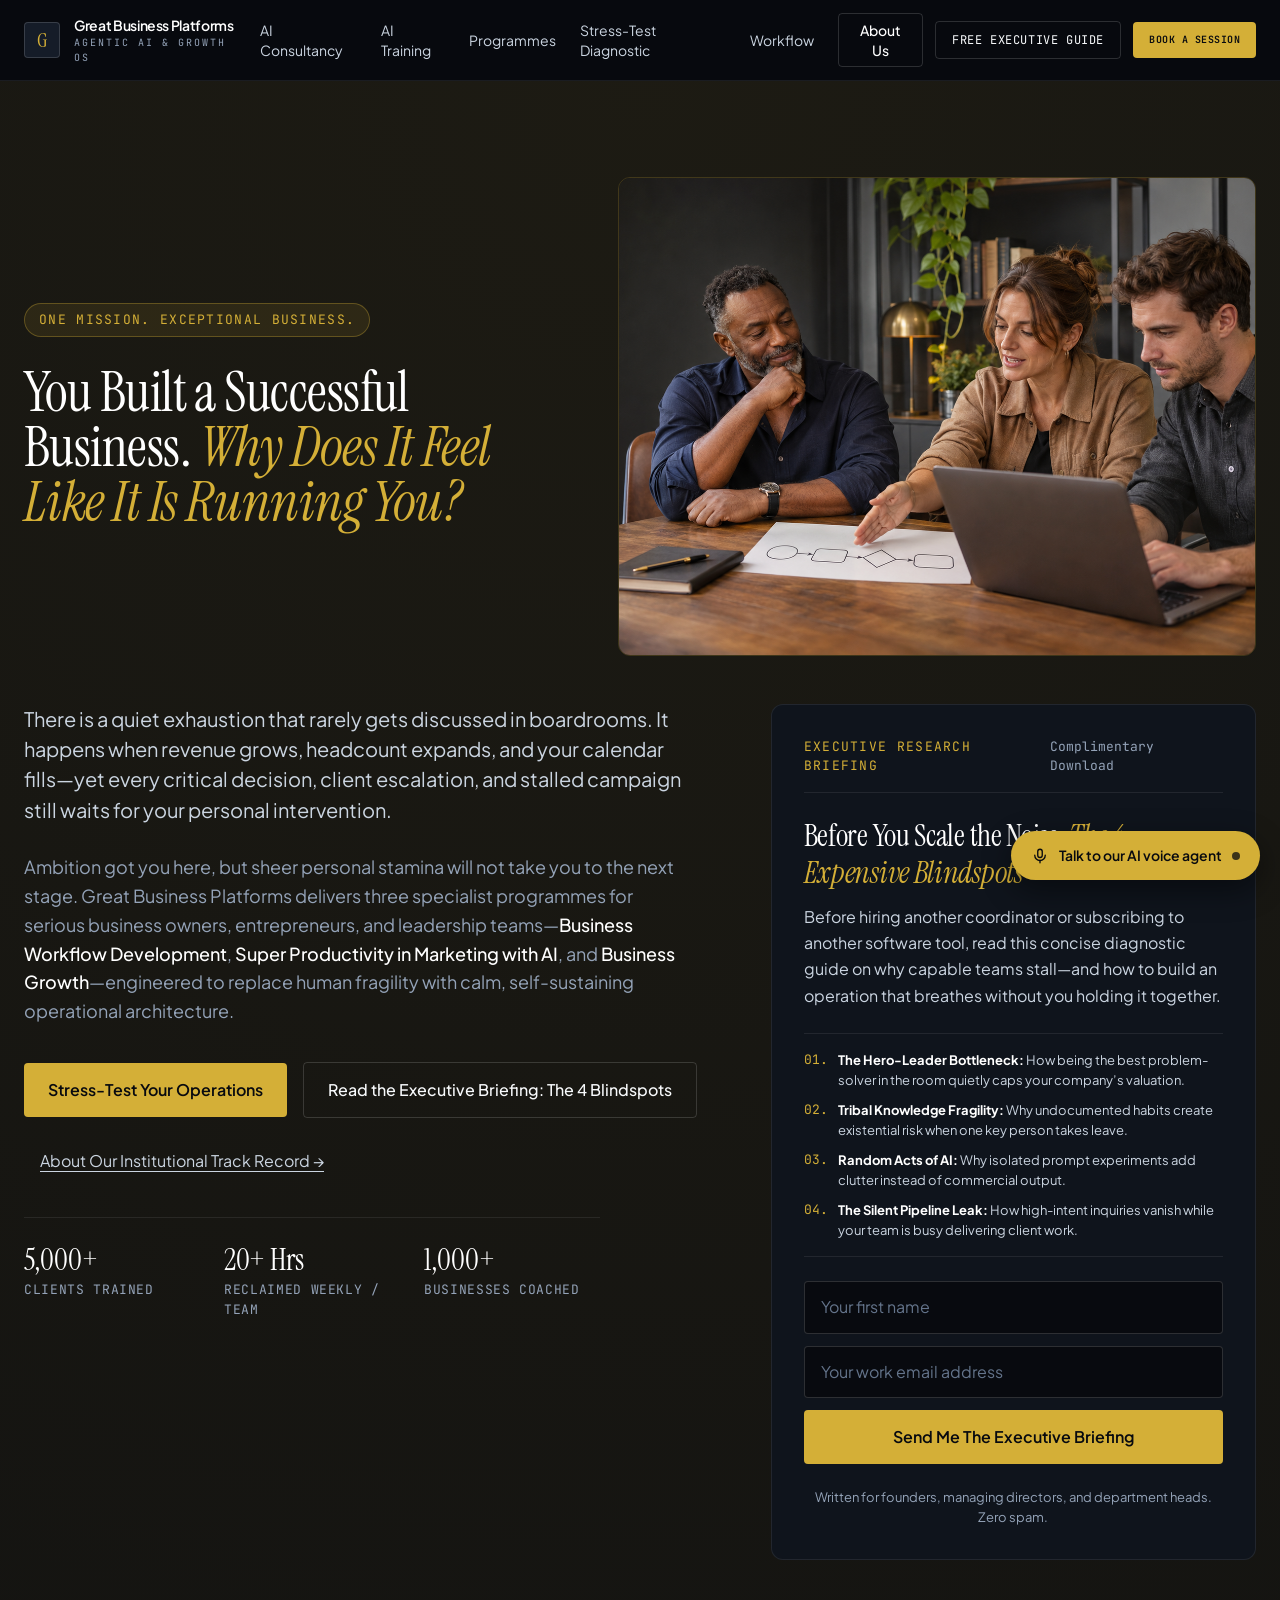
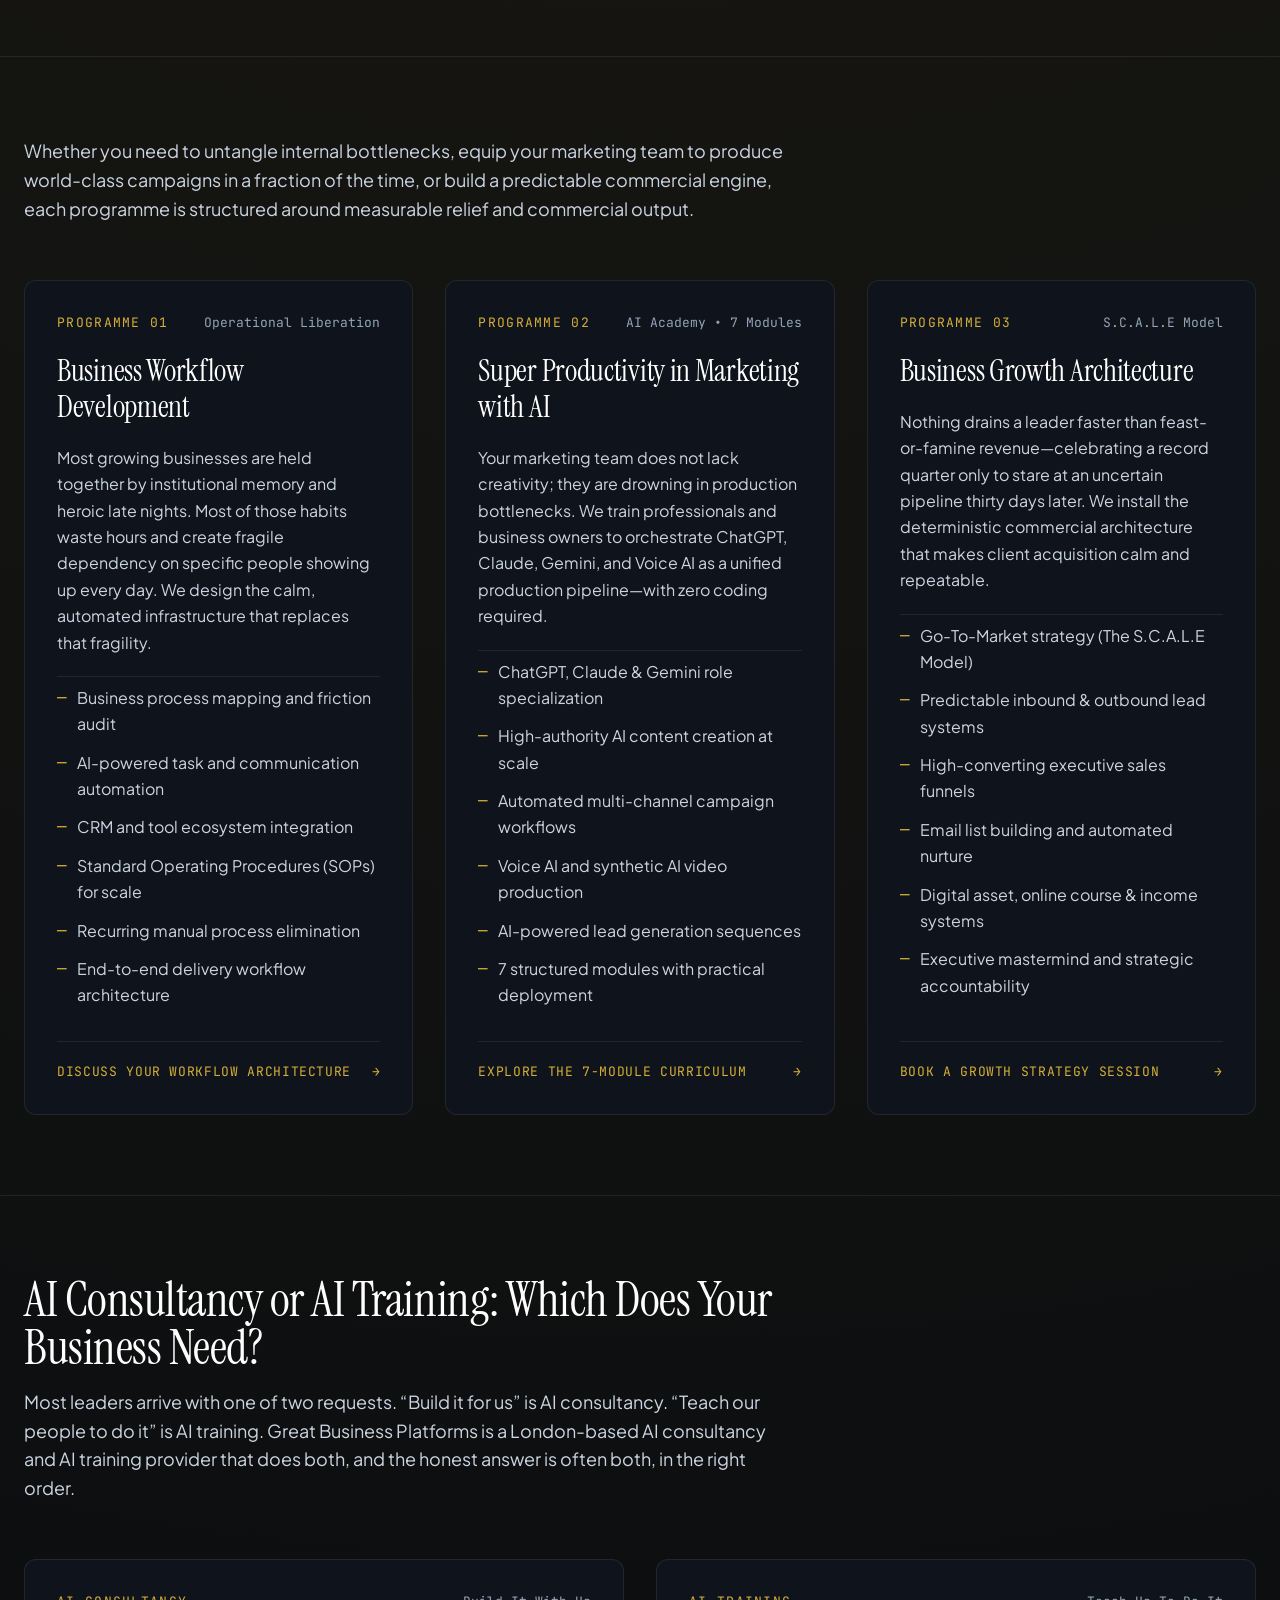
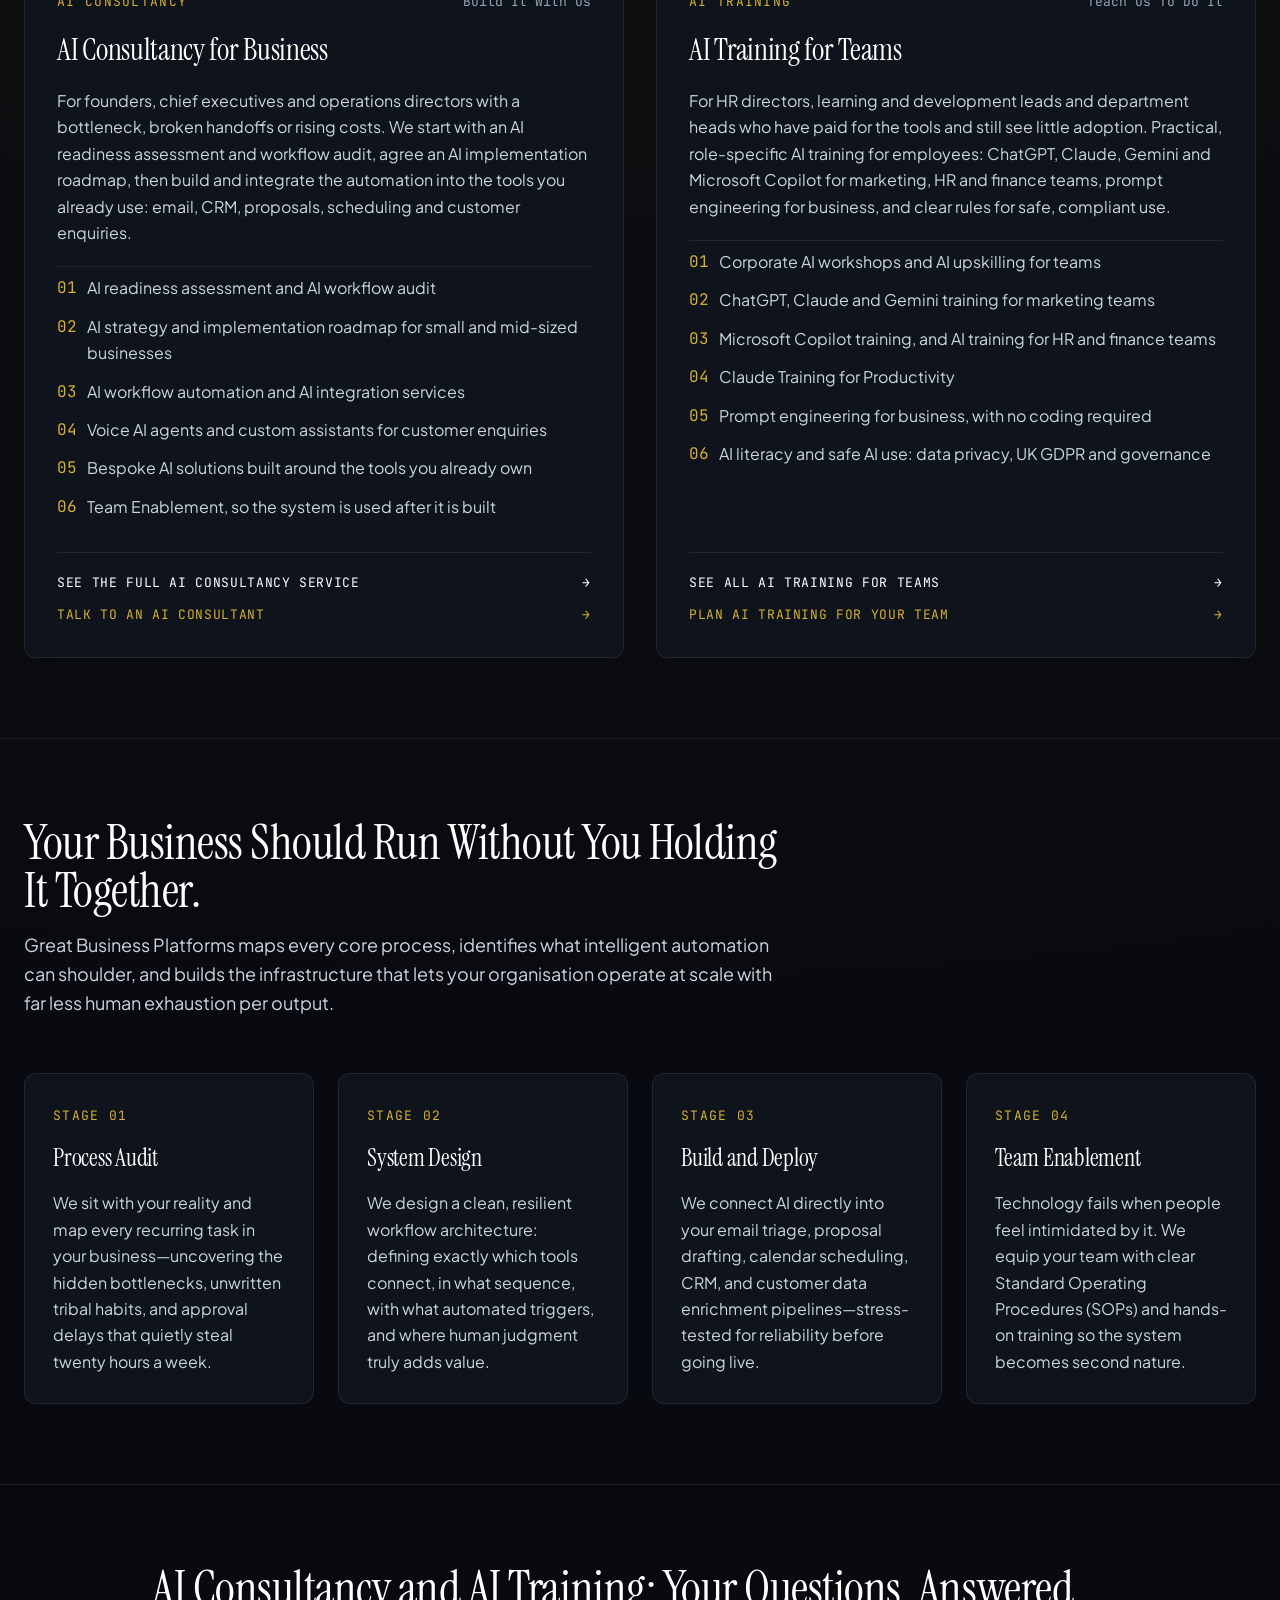
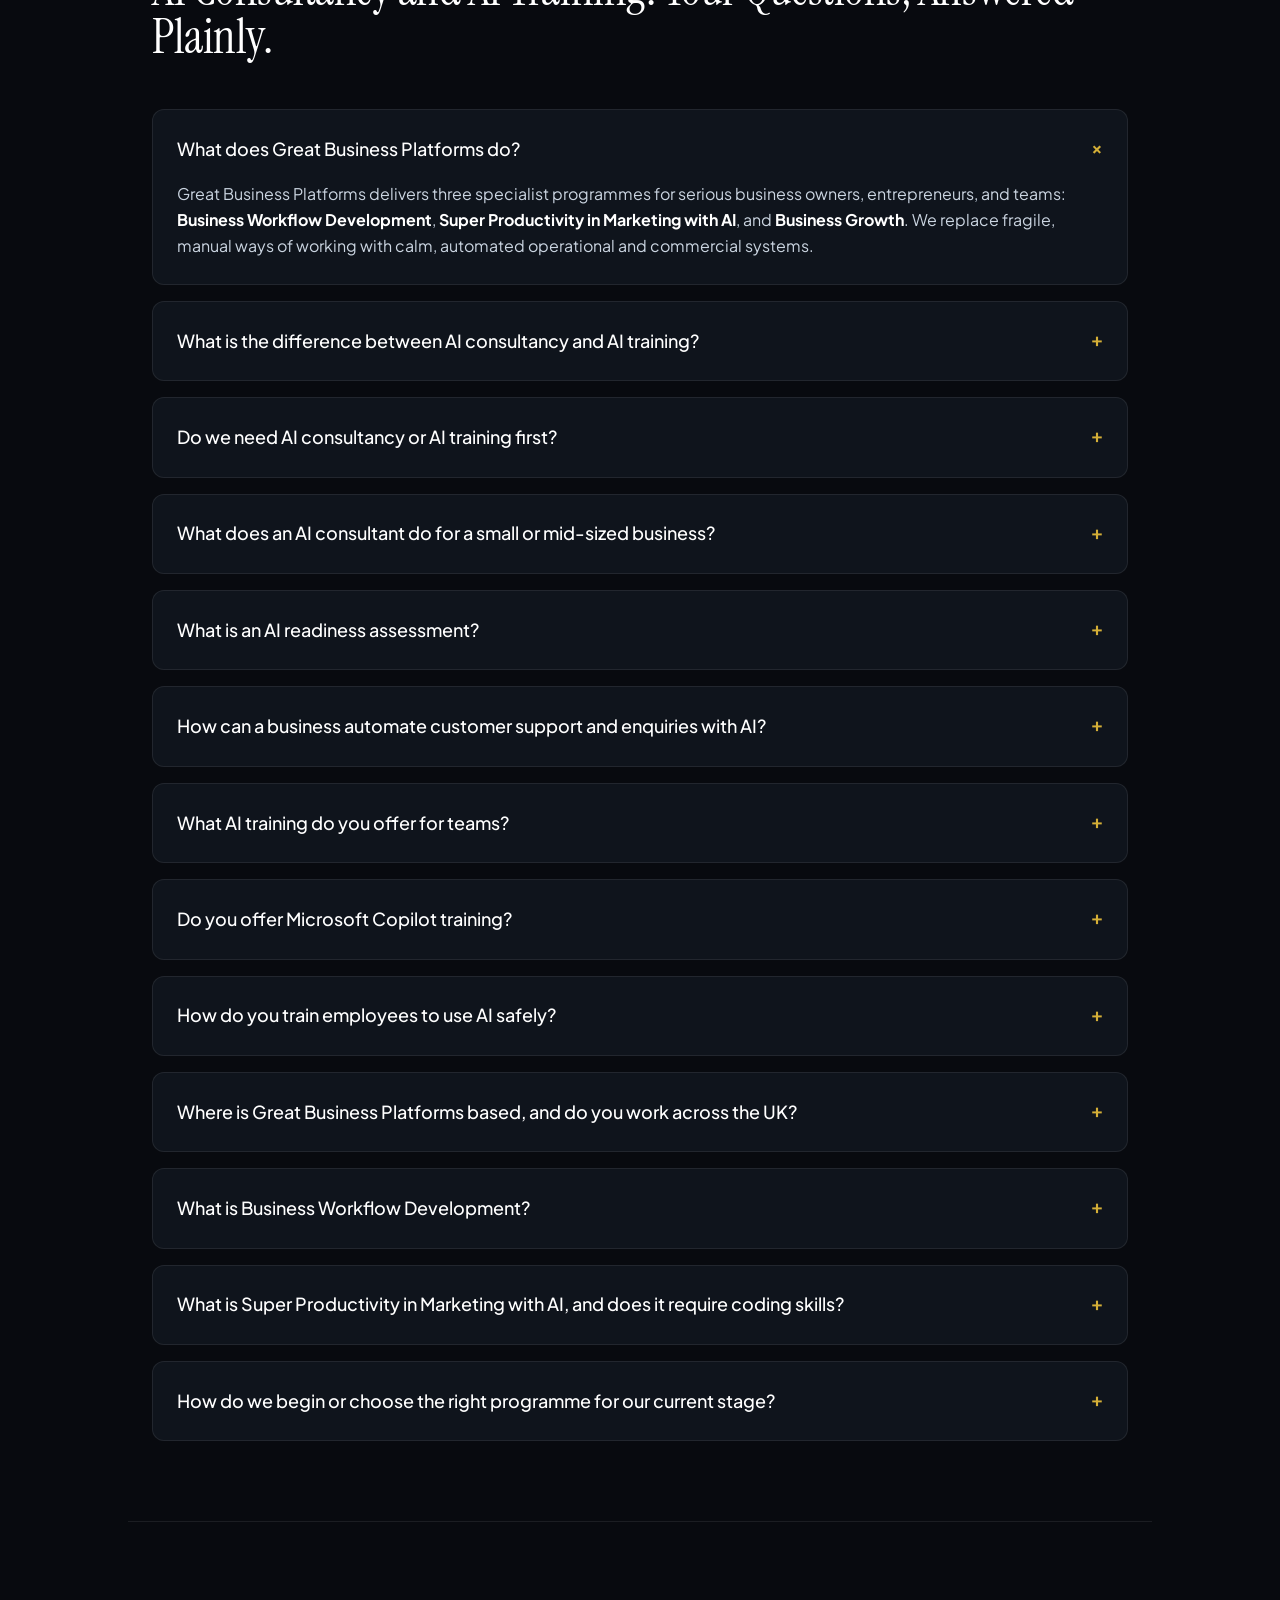
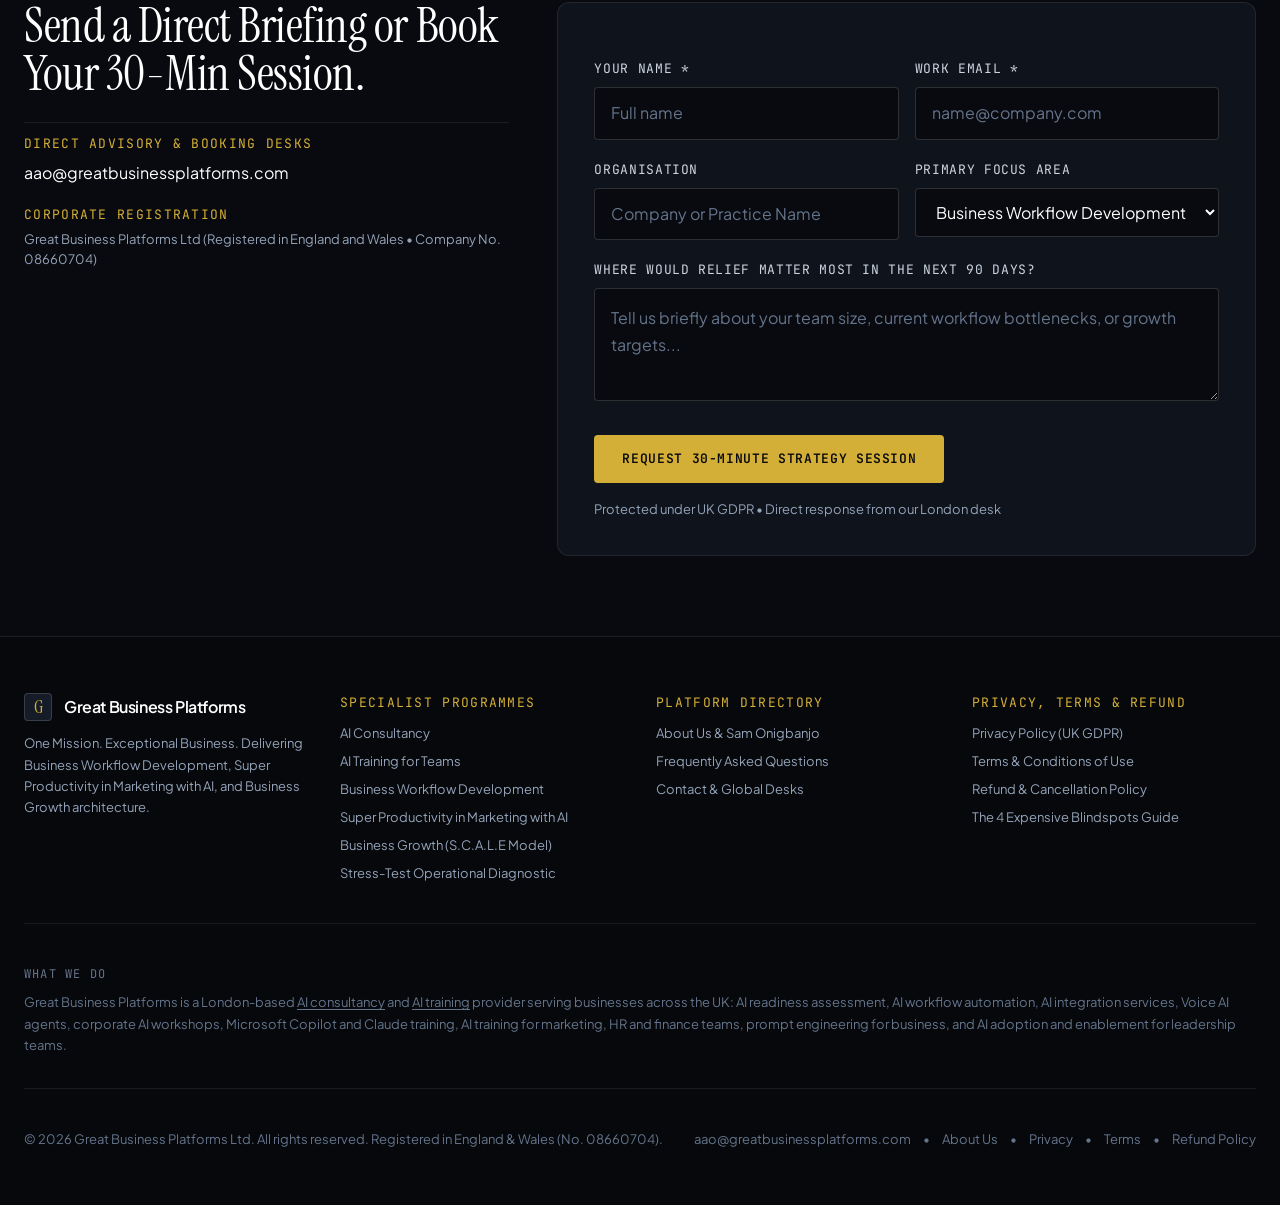
<file: index.html>
<!DOCTYPE html>
<html lang="en-GB" class="scroll-smooth">
<head>
  <meta charset="UTF-8" />
  <meta name="viewport" content="width=device-width, initial-scale=1.0" />
  <title>AI Consultancy &amp; AI Training UK | Great Business Platforms</title>
  <meta name="description" content="London-based AI consultancy and AI training for business leaders. We audit your workflows, build the AI automation and train your team to use it safely." />
  <link rel="canonical" href="https://greatbusinessplatforms.com/" />
  <meta name="robots" content="index, follow, max-snippet:-1, max-image-preview:large, max-video-preview:-1" />
  <meta name="author" content="Great Business Platforms Ltd" />
  <meta name="msvalidate.01" content="F947CC66A2D24EDA4C812817A4D0AAA2" />
  <meta name="theme-color" content="#080A0F" />
  <link rel="icon" href="/favicon.svg" type="image/svg+xml" />
  <link rel="icon" href="/favicon-48.png" sizes="48x48" type="image/png" />
  <link rel="apple-touch-icon" href="/apple-touch-icon.png" />
  <link rel="alternate" hreflang="en-GB" href="https://greatbusinessplatforms.com/" />
  <link rel="alternate" hreflang="x-default" href="https://greatbusinessplatforms.com/" />

  <!-- Open Graph and social cards -->
  <meta property="og:type" content="website" />
  <meta property="og:site_name" content="Great Business Platforms" />
  <meta property="og:locale" content="en_GB" />
  <meta property="og:url" content="https://greatbusinessplatforms.com/" />
  <meta property="og:title" content="AI Consultancy &amp; AI Training UK | Great Business Platforms" />
  <meta property="og:description" content="London-based AI consultancy and AI training for business leaders. We audit your workflows, build the AI automation and train your team to use it safely." />
  <meta property="og:image" content="https://greatbusinessplatforms.com/og-image.png" />
  <meta property="og:image:width" content="1200" />
  <meta property="og:image:height" content="630" />
  <meta property="og:image:alt" content="Great Business Platforms: AI consultancy and AI training for business leaders" />
  <meta name="twitter:card" content="summary_large_image" />
  <meta name="twitter:title" content="AI Consultancy &amp; AI Training UK | Great Business Platforms" />
  <meta name="twitter:description" content="London-based AI consultancy and AI training for business leaders. We audit your workflows, build the AI automation and train your team to use it safely." />
  <meta name="twitter:image" content="https://greatbusinessplatforms.com/og-image.png" />

  <!-- Fonts: Instrument Serif (HBR Editorial Voice), Plus Jakarta Sans (Clean Executive UI), JetBrains Mono (System Telemetry) -->
  <link rel="preconnect" href="https://fonts.googleapis.com">
  <link rel="preconnect" href="https://fonts.gstatic.com" crossorigin>
  <link href="https://fonts.googleapis.com/css2?family=Instrument+Serif:ital@0;1&family=JetBrains+Mono:wght@400;500;600&family=Plus+Jakarta+Sans:wght@400;500;600;700&display=swap" rel="stylesheet">

  <!-- Tailwind CSS, compiled to a static stylesheet for speed (was the in-browser CDN build) -->
  <link rel="stylesheet" href="/site.css" />

  <!-- Structured Data (AEO & Rich Results Schema) -->
  <script type="application/ld+json">
{
  "@context": "https://schema.org",
  "@graph": [
    {
      "@type": [
        "Organization",
        "ProfessionalService"
      ],
      "@id": "https://greatbusinessplatforms.com/#organization",
      "name": "Great Business Platforms",
      "legalName": "Great Business Platforms Ltd",
      "url": "https://greatbusinessplatforms.com/",
      "email": "aao@greatbusinessplatforms.com",
      "logo": "https://greatbusinessplatforms.com/apple-touch-icon.png",
      "image": "https://greatbusinessplatforms.com/og-image.png",
      "slogan": "One Mission. Exceptional Business.",
      "description": "London-based AI consultancy and AI training provider. Great Business Platforms audits business workflows, builds AI automation into existing tools and trains teams to use AI well and safely.",
      "address": {
        "@type": "PostalAddress",
        "addressLocality": "London",
        "addressCountry": "GB"
      },
      "areaServed": [
        {
          "@type": "Country",
          "name": "United Kingdom"
        },
        {
          "@type": "City",
          "name": "London"
        }
      ],
      "identifier": {
        "@type": "PropertyValue",
        "propertyID": "Companies House",
        "value": "08660704"
      },
      "founder": {
        "@id": "https://greatbusinessplatforms.com/#sam-onigbanjo"
      },
      "knowsAbout": [
        "AI consultancy",
        "AI training",
        "AI workflow automation",
        "AI readiness assessment",
        "AI implementation roadmap",
        "AI integration services",
        "Voice AI agents",
        "Prompt engineering for business",
        "Corporate AI workshops",
        "Microsoft Copilot training",
        "Claude training",
        "ChatGPT training for marketing teams",
        "AI training for HR teams",
        "AI training for finance teams",
        "AI literacy training",
        "AI adoption",
        "AI enablement",
        "Go-to-market strategy"
      ],
      "contactPoint": {
        "@type": "ContactPoint",
        "contactType": "sales",
        "email": "aao@greatbusinessplatforms.com",
        "areaServed": "GB",
        "availableLanguage": "en"
      },
      "hasOfferCatalog": {
        "@type": "OfferCatalog",
        "name": "AI consultancy and AI training services",
        "itemListElement": [
          {
            "@type": "Offer",
            "itemOffered": {
              "@id": "https://greatbusinessplatforms.com/#ai-consultancy"
            }
          },
          {
            "@type": "Offer",
            "itemOffered": {
              "@id": "https://greatbusinessplatforms.com/#ai-training"
            }
          },
          {
            "@type": "Offer",
            "itemOffered": {
              "@type": "Service",
              "name": "Business Workflow Development",
              "description": "Four-stage programme: Process Audit, System Design, Build and Deploy, Team Enablement."
            }
          },
          {
            "@type": "Offer",
            "itemOffered": {
              "@type": "Service",
              "name": "Super Productivity in Marketing with AI",
              "description": "Seven-module AI training programme for marketing teams and business owners. No coding required."
            }
          },
          {
            "@type": "Offer",
            "itemOffered": {
              "@type": "Service",
              "name": "Business Growth Architecture",
              "description": "Go-to-market strategy built on the S.C.A.L.E Model."
            }
          }
        ]
      }
    },
    {
      "@type": "Person",
      "@id": "https://greatbusinessplatforms.com/#sam-onigbanjo",
      "name": "Sam Onigbanjo",
      "jobTitle": "Chief Executive Officer",
      "worksFor": {
        "@id": "https://greatbusinessplatforms.com/#organization"
      },
      "honorificSuffix": "FCIM",
      "alumniOf": {
        "@type": "CollegeOrUniversity",
        "name": "Saïd Business School, University of Oxford"
      },
      "sameAs": [
        "https://www.linkedin.com/in/samonigbanjo/",
        "https://www.samonigbanjo.com"
      ]
    },
    {
      "@type": "WebSite",
      "@id": "https://greatbusinessplatforms.com/#website",
      "url": "https://greatbusinessplatforms.com/",
      "name": "Great Business Platforms",
      "inLanguage": "en-GB",
      "publisher": {
        "@id": "https://greatbusinessplatforms.com/#organization"
      }
    },
    {
      "@type": "WebPage",
      "@id": "https://greatbusinessplatforms.com/#webpage",
      "url": "https://greatbusinessplatforms.com/",
      "name": "AI Consultancy & AI Training UK | Great Business Platforms",
      "description": "London-based AI consultancy and AI training for business leaders. We audit your workflows, build the AI automation and train your team to use it safely.",
      "inLanguage": "en-GB",
      "isPartOf": {
        "@id": "https://greatbusinessplatforms.com/#website"
      },
      "about": {
        "@id": "https://greatbusinessplatforms.com/#organization"
      },
      "primaryImageOfPage": "https://greatbusinessplatforms.com/og-image.png",
      "speakable": {
        "@type": "SpeakableSpecification",
        "cssSelector": [
          "#ai-consultancy-and-ai-training h2",
          "#ai-consultancy-and-ai-training p",
          "#faqs details p"
        ]
      }
    },
    {
      "@type": "Service",
      "@id": "https://greatbusinessplatforms.com/#ai-consultancy",
      "name": "AI Consultancy for Business",
      "serviceType": "AI consultancy",
      "description": "AI readiness assessment, AI workflow audit, AI implementation roadmap, AI workflow automation and AI integration into email, CRM, proposals, scheduling and customer enquiries, including Voice AI agents.",
      "provider": {
        "@id": "https://greatbusinessplatforms.com/#organization"
      },
      "mainEntityOfPage": "https://greatbusinessplatforms.com/ai-consultancy/",
      "areaServed": [
        {
          "@type": "Country",
          "name": "United Kingdom"
        },
        {
          "@type": "City",
          "name": "London"
        }
      ],
      "audience": {
        "@type": "BusinessAudience",
        "audienceType": "Founders, chief executives, chief technology officers and operations directors"
      },
      "url": "https://greatbusinessplatforms.com/ai-consultancy/"
    },
    {
      "@type": "Service",
      "@id": "https://greatbusinessplatforms.com/#ai-training",
      "name": "AI Training for Teams",
      "serviceType": "AI training",
      "description": "Corporate AI workshops and role-specific AI training for employees: ChatGPT, Claude, Gemini and Microsoft Copilot training for marketing, HR and finance teams, Claude Training for Productivity, prompt engineering for business, AI literacy and safe AI use within UK GDPR.",
      "provider": {
        "@id": "https://greatbusinessplatforms.com/#organization"
      },
      "mainEntityOfPage": "https://greatbusinessplatforms.com/ai-training/",
      "areaServed": [
        {
          "@type": "Country",
          "name": "United Kingdom"
        },
        {
          "@type": "City",
          "name": "London"
        }
      ],
      "audience": {
        "@type": "BusinessAudience",
        "audienceType": "HR directors, learning and development leads and department heads"
      },
      "url": "https://greatbusinessplatforms.com/ai-training/"
    },
    {
      "@type": "FAQPage",
      "@id": "https://greatbusinessplatforms.com/#faq",
      "isPartOf": {
        "@id": "https://greatbusinessplatforms.com/#webpage"
      },
      "inLanguage": "en-GB",
      "mainEntity": [
        {
          "@type": "Question",
          "name": "What does Great Business Platforms do?",
          "acceptedAnswer": {
            "@type": "Answer",
            "text": "Great Business Platforms delivers three specialist programmes for serious business owners, entrepreneurs, and teams: Business Workflow Development, Super Productivity in Marketing with AI, and Business Growth. We replace fragile, manual ways of working with calm, automated operational and commercial systems."
          }
        },
        {
          "@type": "Question",
          "name": "What is the difference between AI consultancy and AI training?",
          "acceptedAnswer": {
            "@type": "Answer",
            "text": "AI consultancy means an outside expert designs, builds and deploys an AI solution for your business. AI training means your own team learns to use AI tools well and safely. Choose consultancy when the problem is a broken workflow or a lack of technical talent. Choose training when you have the tools and adoption is low. Great Business Platforms provides both."
          }
        },
        {
          "@type": "Question",
          "name": "Do we need AI consultancy or AI training first?",
          "acceptedAnswer": {
            "@type": "Answer",
            "text": "Start with a short audit. If your processes and data are in good order, AI training gives the fastest return. If work depends on manual handoffs and one or two key people, fix the workflow with consultancy first, then train the team to run it. Most organisations need both, which is often called AI enablement or AI adoption."
          }
        },
        {
          "@type": "Question",
          "name": "What does an AI consultant do for a small or mid-sized business?",
          "acceptedAnswer": {
            "@type": "Answer",
            "text": "An AI consultant finds where time and money leak, decides which tasks AI should handle, and builds the automation into the tools you already use. At Great Business Platforms that means four stages: Process Audit, System Design, Build and Deploy, and Team Enablement. You get a working system and a team that knows how to use it."
          }
        },
        {
          "@type": "Question",
          "name": "What is an AI readiness assessment?",
          "acceptedAnswer": {
            "@type": "Answer",
            "text": "An AI readiness assessment is a structured review of your processes, data, tools and people that shows where AI will pay back and where it will not. Ours begins with the Process Audit: we map recurring tasks, approval delays and undocumented habits, then give you an AI implementation roadmap in priority order."
          }
        },
        {
          "@type": "Question",
          "name": "How can a business automate customer support and enquiries with AI?",
          "acceptedAnswer": {
            "@type": "Answer",
            "text": "Begin with the enquiries that repeat. A Voice AI agent or AI assistant can answer common questions at any hour, AI email triage can sort and route messages, and your CRM can send status updates without manual chasing. People stay in charge of complaints, exceptions and anything that needs judgement."
          }
        },
        {
          "@type": "Question",
          "name": "What AI training do you offer for teams?",
          "acceptedAnswer": {
            "@type": "Answer",
            "text": "We run role-specific AI training for marketing, HR and finance teams, covering ChatGPT, Claude, Gemini and Microsoft Copilot. Courses include Super Productivity in Marketing with AI, a seven-module programme, and Claude Training for Productivity. All of it is practical, covers prompt engineering for business, and needs no coding."
          }
        },
        {
          "@type": "Question",
          "name": "Do you offer Microsoft Copilot training?",
          "acceptedAnswer": {
            "@type": "Answer",
            "text": "Yes. Great Business Platforms delivers Microsoft Copilot training for teams, alongside ChatGPT, Claude and Gemini training. Sessions are built around the work each team does, such as HR and finance, and include the rules for using AI safely with company data."
          }
        },
        {
          "@type": "Question",
          "name": "How do you train employees to use AI safely?",
          "acceptedAnswer": {
            "@type": "Answer",
            "text": "Safe AI use is taught as a working habit. Staff learn what must never be pasted into an AI tool, how to check an answer before it is used, and who signs off AI-assisted work. Great Business Platforms is registered with the ICO, works within UK GDPR, and aligns its delivery with EU AI legislation and recognised best practice."
          }
        },
        {
          "@type": "Question",
          "name": "Where is Great Business Platforms based, and do you work across the UK?",
          "acceptedAnswer": {
            "@type": "Answer",
            "text": "Great Business Platforms Ltd is a London-based AI consultancy and AI training provider, registered in England and Wales. We work with business owners and leadership teams across the United Kingdom, in person and remotely, and with clients internationally."
          }
        },
        {
          "@type": "Question",
          "name": "What is Business Workflow Development?",
          "acceptedAnswer": {
            "@type": "Answer",
            "text": "It is a four-stage operational programme (Process Audit, System Design, Build & Deploy, and Team Enablement) where we map every recurring task in your organisation, connect your CRM and communication tools, and automate repetitive handoffs so your business runs smoothly without depending on heroic daily intervention."
          }
        },
        {
          "@type": "Question",
          "name": "What is Super Productivity in Marketing with AI, and does it require coding skills?",
          "acceptedAnswer": {
            "@type": "Answer",
            "text": "None at all. It teaches marketing professionals and business owners to deploy ChatGPT, Claude, Gemini, and Voice AI Agents across 7 structured modules to produce better marketing output faster, with zero coding required."
          }
        },
        {
          "@type": "Question",
          "name": "How do we begin or choose the right programme for our current stage?",
          "acceptedAnswer": {
            "@type": "Answer",
            "text": "For Super Productivity in Marketing with AI, you can explore our 7-module AI Academy curriculum. For Business Workflow Development or Business Growth coaching, book a complimentary 30-minute strategy session below or email aao@greatbusinessplatforms.com."
          }
        }
      ]
    }
  ]
}
  </script>

  <style>
    .homepage-masthead { display: grid; gap: 2rem; align-items: center; margin-bottom: 3rem; }
    .homepage-hero-image { margin: 0; overflow: hidden; border-radius: 0.75rem; border: 1px solid rgba(212,175,55,.2); }
    .homepage-hero-image img { display: block; width: 100%; height: auto; }
    @media (min-width: 1024px) {
      .homepage-masthead { grid-template-columns: 1fr 1.15fr; gap: 2.5rem; }
      .homepage-masthead h1 { font-size: clamp(2.7rem, 4.3vw, 3.7rem); }
      .homepage-hero-image img { aspect-ratio: 4 / 3; height: 100%; object-fit: cover; object-position: right center; }
    }
    /* ==========================================================================
       STRICT 3-TIER EXECUTIVE COLOR ARCHITECTURE (ZERO MULTI-COLOR NOISE)
       Tier 1: Deep Obsidian & Architectural Slate Surfaces
       Tier 2: High-Contrast Editorial Alabaster & Muted Slate Typography
       Tier 3: Single Unified Brand Accent (Sovereign Champagne Gold Default)
       ========================================================================== */
    :root,
    [data-theme="sovereign-gold"] {
      --bg-canvas: #080A0F;
      --bg-surface: #0F141C;
      --bg-elevated: #151C28;
      --text-primary: #F8FAFC;
      --text-secondary: #94A3B8;
      --text-muted: #64748B;
      --accent: #D4AF37;
      --accent-hover: #E5C358;
      --accent-subtle: rgba(212, 175, 55, 0.10);
      --accent-border: rgba(212, 175, 55, 0.32);
      --border-hairline: rgba(255, 255, 255, 0.08);
      --border-strong: rgba(255, 255, 255, 0.15);
    }

    [data-theme="executive-ice"] {
      --bg-canvas: #090B10;
      --bg-surface: #10141D;
      --bg-elevated: #171D29;
      --text-primary: #FFFFFF;
      --text-secondary: #94A3B8;
      --text-muted: #64748B;
      --accent: #E2E8F0;
      --accent-hover: #FFFFFF;
      --accent-subtle: rgba(226, 232, 240, 0.10);
      --accent-border: rgba(226, 232, 240, 0.32);
      --border-hairline: rgba(255, 255, 255, 0.08);
      --border-strong: rgba(255, 255, 255, 0.16);
    }

    [data-theme="velvet-green"] {
      --bg-canvas: #060D0A;
      --bg-surface: #0B1612;
      --bg-elevated: #11221C;
      --text-primary: #F8FAFC;
      --text-secondary: #94A3B8;
      --text-muted: #64748B;
      --accent: #D4AF37;
      --accent-hover: #E5C358;
      --accent-subtle: rgba(212, 175, 55, 0.10);
      --accent-border: rgba(212, 175, 55, 0.32);
      --border-hairline: rgba(255, 255, 255, 0.08);
      --border-strong: rgba(255, 255, 255, 0.15);
    }

    body {
      background-color: var(--bg-canvas);
      color: var(--text-primary);
      font-family: 'Plus Jakarta Sans', sans-serif;
      -webkit-font-smoothing: antialiased;
      overflow-x: hidden;
    }

    .editorial-serif {
      font-family: 'Instrument Serif', Georgia, serif;
      letter-spacing: -0.01em;
    }

    .surface-card {
      background-color: var(--bg-surface);
      border: 1px solid var(--border-hairline);
      transition: border-color 0.25s ease, transform 0.25s ease, background-color 0.25s ease;
    }

    .surface-card:hover {
      border-color: var(--accent-border);
    }

    .surface-elevated {
      background-color: var(--bg-elevated);
      border: 1px solid var(--border-strong);
    }

    .accent-text {
      color: var(--accent);
    }

    .accent-bg {
      background-color: var(--accent);
      color: #080A0F;
    }

    .accent-bg:hover {
      background-color: var(--accent-hover);
    }

    .accent-pill {
      background-color: var(--accent-subtle);
      color: var(--accent);
      border: 1px solid var(--accent-border);
    }

    .btn-outline {
      border: 1px solid var(--border-strong);
      color: var(--text-primary);
      background-color: transparent;
      transition: all 0.2s ease;
    }

    .btn-outline:hover {
      border-color: var(--accent);
      color: var(--accent);
      background-color: var(--accent-subtle);
    }

    .hairline-divider {
      border-color: var(--border-hairline);
    }

    /* Subtle single-tone radial ambient light */
    .ambient-spotlight {
      background: radial-gradient(circle at 50% 0%, var(--accent-subtle) 0%, transparent 68%);
    }

    /* Dropcap for HBR Editorial Essay */
    .hbr-dropcap::first-letter {
      font-family: 'Instrument Serif', Georgia, serif;
      float: left;
      font-size: 4.2rem;
      line-height: 0.82;
      padding-right: 0.75rem;
      padding-top: 0.2rem;
      color: var(--accent);
    }

    /* Active Top-Level Page View Switcher */
    .page-view {
      display: none;
      animation: fadeIn 0.28s ease-out;
    }
    .page-view.active {
      display: block;
    }

    @keyframes fadeIn {
      from { opacity: 0; transform: translateY(6px); }
      to { opacity: 1; transform: translateY(0); }
    }

    @media (max-width: 640px) {
      .hbr-dropcap::first-letter {
        font-size: 3.1rem;
      }
    }
    /* Larger, easier reading type when the screen has room */
    @media (min-width: 1024px) {
      body .text-\[10px\] { font-size: 12px; }
      body .text-\[11px\] { font-size: 13px; }
      body .text-xs { font-size: 0.8125rem; line-height: 1.25rem; }
      body .text-sm { font-size: 1rem; line-height: 1.65rem; }
      body .text-base { font-size: 1.125rem; line-height: 1.8rem; }
      body .text-lg { font-size: 1.25rem; line-height: 1.9rem; }
      body header .text-\[10px\] { font-size: 10px; }
      body header .text-xs { font-size: 0.75rem; line-height: 1rem; }
      body header .text-sm { font-size: 0.875rem; line-height: 1.25rem; }
      body header .text-base { font-size: 1rem; line-height: 1.5rem; }
    }
    @media (min-width: 1440px) {
      html { font-size: 106.25%; }
      body .text-\[10px\] { font-size: 13px; }
      body .text-\[11px\] { font-size: 14px; }
      body header .text-\[10px\] { font-size: 10px; }
    }
    @media (min-width: 1800px) {
      html { font-size: 112.5%; }
    }
  </style>
</head>
<body class="selection:bg-[#D4AF37] selection:text-[#080A0F]">

  <!-- ==========================================================================
       STICKY EXECUTIVE HEADER (WITH DEDICATED "ABOUT US" TAB)
       ========================================================================== -->
  <header class="sticky top-0 z-40 backdrop-blur-md bg-[#080A0F]/95 border-b hairline-divider">
    <div class="max-w-7xl mx-auto px-4 sm:px-6 min-h-20 py-3 flex items-center justify-between gap-3">
      <a href="#top" onclick="switchPrimaryView('home'); closeMobileNav();" class="flex items-center gap-2.5 sm:gap-3.5 group min-w-0">
        <div class="w-9 h-9 shrink-0 rounded flex items-center justify-center surface-elevated font-serif text-xl accent-text">
          G
        </div>
        <div class="min-w-0">
          <span class="block text-sm sm:text-base font-semibold tracking-tight text-white leading-tight">Great Business Platforms</span>
          <span class="hidden sm:block font-mono text-[10px] uppercase tracking-[0.2em] text-slate-400">Agentic AI &amp; Growth OS</span>
        </div>
      </a>

      <nav class="hidden lg:flex items-center gap-6 text-sm text-slate-300">
        <a href="/ai-consultancy/" class="hover:text-white transition">AI Consultancy</a>
        <a href="/ai-training/" class="hover:text-white transition">AI Training</a>
        <a href="#programmes" onclick="navigateSection('programmes')" class="hover:text-white transition">Programmes</a>
        <a href="/ai-consultancy/#stress-test-diagnostic" class="hover:text-white transition">Stress-Test Diagnostic</a>
        <a href="#workflow-architecture" onclick="navigateSection('workflow-architecture')" class="hover:text-white transition">Workflow</a>
        <button id="nav-about-tab" onclick="switchPrimaryView('about')" class="px-3 py-1.5 rounded border border-white/15 hover:border-[#D4AF37] text-white font-medium transition flex items-center gap-1.5">
          <span>About Us</span>
        </button>
      </nav>

      <div class="flex items-center gap-2 sm:gap-3 shrink-0">
        <button onclick="openGuideModal()" class="hidden sm:inline-flex px-4 py-2.5 rounded text-xs font-mono uppercase tracking-wider btn-outline">
          Free Executive Guide
        </button>
        <a href="#contact-global-desks" onclick="scrollToElement('contact-global-desks'); closeMobileNav();" class="px-3 sm:px-4 py-2 sm:py-2.5 rounded text-[10px] sm:text-xs font-mono uppercase tracking-wider font-semibold accent-bg transition whitespace-nowrap">
          Book a Session
        </a>
        <button id="mobile-nav-toggle" type="button" class="lg:hidden w-10 h-10 rounded btn-outline flex items-center justify-center" aria-label="Toggle navigation" aria-expanded="false" onclick="toggleMobileNav()">
          <svg id="mobile-nav-icon-open" class="w-5 h-5" fill="none" stroke="currentColor" viewBox="0 0 24 24" aria-hidden="true"><path stroke-linecap="round" stroke-linejoin="round" stroke-width="1.8" d="M4 7h16M4 12h16M4 17h16"/></svg>
          <svg id="mobile-nav-icon-close" class="w-5 h-5 hidden" fill="none" stroke="currentColor" viewBox="0 0 24 24" aria-hidden="true"><path stroke-linecap="round" stroke-linejoin="round" stroke-width="1.8" d="M6 6l12 12M18 6L6 18"/></svg>
        </button>
      </div>
    </div>

    <nav id="mobile-nav" class="hidden lg:hidden border-t hairline-divider bg-[#080A0F]/98">
      <div class="max-w-7xl mx-auto px-4 py-3 flex flex-col text-sm text-slate-300">
        <a href="/ai-consultancy/" class="px-3 py-3 rounded hover:bg-white/5 hover:text-white transition">AI Consultancy</a>
        <a href="/ai-training/" class="px-3 py-3 rounded hover:bg-white/5 hover:text-white transition">AI Training</a>
        <a href="#programmes" onclick="navigateSection('programmes'); closeMobileNav();" class="px-3 py-3 rounded hover:bg-white/5 hover:text-white transition">Programmes</a>
        <a href="/ai-consultancy/#stress-test-diagnostic" class="px-3 py-3 rounded hover:bg-white/5 hover:text-white transition">Stress-Test Diagnostic</a>
        <a href="#workflow-architecture" onclick="navigateSection('workflow-architecture'); closeMobileNav();" class="px-3 py-3 rounded hover:bg-white/5 hover:text-white transition">Workflow</a>
        <button id="nav-about-tab-mobile" onclick="switchPrimaryView('about'); closeMobileNav();" class="px-3 py-3 rounded hover:bg-white/5 hover:text-white transition text-left">About Us</button>
        <button onclick="openGuideModal(); closeMobileNav();" class="sm:hidden mt-1 px-3 py-3 rounded btn-outline text-left">Free Executive Guide</button>
      </div>
    </nav>
  </header>

  <!-- ==========================================================================
       VIEW 1: FRONT PAGE (HBR EMOTIVE EDITORIAL + CORE ARCHITECTURE)
       (Sam Onigbanjo is kept off the front page as requested and lives inside the dedicated "About Us" tab)
       ========================================================================== -->
  <div id="view-home" class="page-view active">
    <main id="top" class="ambient-spotlight">

      <!-- ========================================================================
           HERO SECTION: EMOTIVE HBR NARRATIVE + EXECUTIVE GUIDE OPT-IN
           ======================================================================== -->
      <section class="max-w-7xl mx-auto px-6 pt-16 pb-20 lg:pt-24 lg:pb-24 border-b hairline-divider">
        <div class="homepage-masthead">
          <div class="space-y-7">
            <div class="inline-flex items-center gap-2.5 px-3.5 py-1.5 rounded-full text-xs font-mono uppercase tracking-widest accent-pill">
              <span>One Mission. Exceptional Business.</span>
            </div>

            <h1 class="editorial-serif text-4xl sm:text-6xl lg:text-[4.15rem] leading-[1.06] text-white font-normal">
              You Built a Successful Business. <span class="italic accent-text">Why Does It Feel Like It Is Running You?</span>
            </h1>
          </div>
          <figure class="homepage-hero-image">
            <img src="/homepage-hero.png" width="1672" height="941" fetchpriority="high" alt="Illustrative scene of business leaders working together on a clear operational plan." />
          </figure>
        </div>

        <div class="grid lg:grid-cols-12 gap-12 items-start">
          <!-- Business context and next steps -->
          <div class="lg:col-span-7 space-y-7">

            <p class="text-lg sm:text-xl text-slate-300 leading-relaxed font-normal max-w-2xl">
              There is a quiet exhaustion that rarely gets discussed in boardrooms. It happens when revenue grows, headcount expands, and your calendar fills—yet every critical decision, client escalation, and stalled campaign still waits for your personal intervention.
            </p>

            <p class="text-base text-slate-400 leading-relaxed max-w-2xl">
              Ambition got you here, but sheer personal stamina will not take you to the next stage. Great Business Platforms delivers three specialist programmes for serious business owners, entrepreneurs, and leadership teams—<strong class="text-white font-medium">Business Workflow Development</strong>, <strong class="text-white font-medium">Super Productivity in Marketing with AI</strong>, and <strong class="text-white font-medium">Business Growth</strong>—engineered to replace human fragility with calm, self-sustaining operational architecture.
            </p>

            <div class="flex flex-col sm:flex-row sm:flex-wrap items-stretch sm:items-center gap-3 sm:gap-4 pt-2">
              <a href="/ai-consultancy/#stress-test-diagnostic" class="px-6 py-3.5 rounded text-sm font-semibold accent-bg transition text-center">
                Stress-Test Your Operations
              </a>
              <button onclick="openGuideModal()" class="px-6 py-3.5 rounded text-sm font-medium btn-outline text-center">
                Read the Executive Briefing: The 4 Blindspots
              </button>
              <button onclick="switchPrimaryView('about')" class="px-4 py-3.5 text-sm text-slate-300 hover:text-white underline underline-offset-4 transition text-center sm:text-left">
                About Our Institutional Track Record &rarr;
              </button>
            </div>

            <!-- Institutional Metrics Strip -->
            <div class="pt-6 border-t hairline-divider grid grid-cols-3 gap-6 max-w-xl">
              <div>
                <div class="editorial-serif text-3xl text-white">5,000+</div>
                <div class="text-xs font-mono uppercase tracking-wider text-slate-400 mt-0.5">Clients Trained</div>
              </div>
              <div>
                <div class="editorial-serif text-3xl text-white">20+ Hrs</div>
                <div class="text-xs font-mono uppercase tracking-wider text-slate-400 mt-0.5">Reclaimed Weekly / Team</div>
              </div>
              <div>
                <div class="editorial-serif text-3xl text-white">1,000+</div>
                <div class="text-xs font-mono uppercase tracking-wider text-slate-400 mt-0.5">Businesses Coached</div>
              </div>
            </div>
          </div>

          <!-- Right Column: Editorial Briefing & Direct Ebook Lead Capture -->
          <div class="lg:col-span-5">
            <div class="surface-card rounded-xl p-7 sm:p-8 space-y-6 relative">
              <div class="flex items-center justify-between border-b hairline-divider pb-4">
                <span class="font-mono text-[11px] uppercase tracking-widest accent-text">Executive Research Briefing</span>
                <span class="font-mono text-[11px] text-slate-400">Complimentary Download</span>
              </div>

              <div class="space-y-3">
                <h2 class="editorial-serif text-3xl text-white leading-tight">
                  Before You Scale the Noise: <span class="italic accent-text">The 4 Expensive Blindspots</span>
                </h2>
                <p class="text-sm text-slate-300 leading-relaxed">
                  Before hiring another coordinator or subscribing to another software tool, read this concise diagnostic guide on why capable teams stall—and how to build an operation that breathes without you holding it together.
                </p>
              </div>

              <ul class="space-y-2.5 text-xs text-slate-300 border-y hairline-divider py-4">
                <li class="flex items-start gap-2.5">
                  <span class="accent-text font-mono">01.</span>
                  <span><strong class="text-white">The Hero-Leader Bottleneck:</strong> How being the best problem-solver in the room quietly caps your company’s valuation.</span>
                </li>
                <li class="flex items-start gap-2.5">
                  <span class="accent-text font-mono">02.</span>
                  <span><strong class="text-white">Tribal Knowledge Fragility:</strong> Why undocumented habits create existential risk when one key person takes leave.</span>
                </li>
                <li class="flex items-start gap-2.5">
                  <span class="accent-text font-mono">03.</span>
                  <span><strong class="text-white">Random Acts of AI:</strong> Why isolated prompt experiments add clutter instead of commercial output.</span>
                </li>
                <li class="flex items-start gap-2.5">
                  <span class="accent-text font-mono">04.</span>
                  <span><strong class="text-white">The Silent Pipeline Leak:</strong> How high-intent inquiries vanish while your team is busy delivering client work.</span>
                </li>
              </ul>

              <form name="executive-briefing" method="POST" action="/" data-netlify="true" netlify-honeypot="bot-field" onsubmit="handleBriefingSignup(event, 'hero-briefing-feedback')" class="space-y-3">
                <input type="hidden" name="form-name" value="executive-briefing" />
                <p class="hidden"><label>Leave this field empty <input name="bot-field" /></label></p>
                <div>
                  <label for="hero-name" class="sr-only">Your First Name</label>
                  <input id="hero-name" name="name" type="text" required placeholder="Your first name" class="w-full px-4 py-3 rounded bg-[#080A0F] border border-white/15 text-sm text-white placeholder-slate-500 focus:outline-none focus:border-[#D4AF37]" />
                </div>
                <div>
                  <label for="hero-email" class="sr-only">Your Work Email</label>
                  <input id="hero-email" name="email" type="email" required placeholder="Your work email address" class="w-full px-4 py-3 rounded bg-[#080A0F] border border-white/15 text-sm text-white placeholder-slate-500 focus:outline-none focus:border-[#D4AF37]" />
                </div>
                <button type="submit" class="w-full py-3.5 rounded text-sm font-semibold accent-bg transition">
                  Send Me The Executive Briefing
                </button>
              </form>

              <div id="hero-briefing-feedback" class="hidden p-3.5 rounded surface-elevated text-xs text-slate-200 leading-relaxed"></div>

              <p class="text-[11px] text-slate-400 text-center">
                Written for founders, managing directors, and department heads. Zero spam.
              </p>
            </div>
          </div>

        </div>
      </section>



      <!-- ========================================================================
           THREE SPECIALIST PROGRAMMES
           ======================================================================== -->
      <section id="programmes" class="max-w-7xl mx-auto px-6 py-20 border-b hairline-divider">
        <div class="max-w-3xl space-y-4 mb-14">
          <p class="text-base text-slate-300 leading-relaxed">
            Whether you need to untangle internal bottlenecks, equip your marketing team to produce world-class campaigns in a fraction of the time, or build a predictable commercial engine, each programme is structured around measurable relief and commercial output.
          </p>
        </div>

        <div class="grid lg:grid-cols-3 gap-8">

          <!-- Pillar 1: Business Workflow Development -->
          <article class="surface-card rounded-xl p-8 flex flex-col justify-between space-y-8">
            <div class="space-y-5">
              <div class="flex items-center justify-between">
                <span class="font-mono text-xs uppercase tracking-widest accent-text">Programme 01</span>
                <span class="font-mono text-xs text-slate-400">Operational Liberation</span>
              </div>
              <h3 class="editorial-serif text-3xl text-white">Business Workflow Development</h3>
              <p class="text-sm text-slate-300 leading-relaxed">
                Most growing businesses are held together by institutional memory and heroic late nights. Most of those habits waste hours and create fragile dependency on specific people showing up every day. We design the calm, automated infrastructure that replaces that fragility.
              </p>
              <ul class="space-y-3 pt-2 text-sm text-slate-300 border-t hairline-divider">
                <li class="flex items-start gap-2.5"><span class="accent-text font-mono">—</span><span>Business process mapping and friction audit</span></li>
                <li class="flex items-start gap-2.5"><span class="accent-text font-mono">—</span><span>AI-powered task and communication automation</span></li>
                <li class="flex items-start gap-2.5"><span class="accent-text font-mono">—</span><span>CRM and tool ecosystem integration</span></li>
                <li class="flex items-start gap-2.5"><span class="accent-text font-mono">—</span><span>Standard Operating Procedures (SOPs) for scale</span></li>
                <li class="flex items-start gap-2.5"><span class="accent-text font-mono">—</span><span>Recurring manual process elimination</span></li>
                <li class="flex items-start gap-2.5"><span class="accent-text font-mono">—</span><span>End-to-end delivery workflow architecture</span></li>
              </ul>
            </div>
            <div class="pt-4 border-t hairline-divider">
              <a href="#contact-global-desks" onclick="prefillInquiry('Business Workflow Development Audit')" class="inline-flex items-center justify-between w-full text-xs font-mono uppercase tracking-wider accent-text hover:underline">
                <span>Discuss Your Workflow Architecture</span>
                <span>&rarr;</span>
              </a>
            </div>
          </article>

          <!-- Pillar 2: Super Productivity in Marketing with AI -->
          <article class="surface-card rounded-xl p-8 flex flex-col justify-between space-y-8">
            <div class="space-y-5">
              <div class="flex items-center justify-between">
                <span class="font-mono text-xs uppercase tracking-widest accent-text">Programme 02</span>
                <span class="font-mono text-xs text-slate-400">AI Academy • 7 Modules</span>
              </div>
              <h3 class="editorial-serif text-3xl text-white">Super Productivity in Marketing with AI</h3>
              <p class="text-sm text-slate-300 leading-relaxed">
                Your marketing team does not lack creativity; they are drowning in production bottlenecks. We train professionals and business owners to orchestrate ChatGPT, Claude, Gemini, and Voice AI as a unified production pipeline—with zero coding required.
              </p>
              <ul class="space-y-3 pt-2 text-sm text-slate-300 border-t hairline-divider">
                <li class="flex items-start gap-2.5"><span class="accent-text font-mono">—</span><span>ChatGPT, Claude &amp; Gemini role specialization</span></li>
                <li class="flex items-start gap-2.5"><span class="accent-text font-mono">—</span><span>High-authority AI content creation at scale</span></li>
                <li class="flex items-start gap-2.5"><span class="accent-text font-mono">—</span><span>Automated multi-channel campaign workflows</span></li>
                <li class="flex items-start gap-2.5"><span class="accent-text font-mono">—</span><span>Voice AI and synthetic AI video production</span></li>
                <li class="flex items-start gap-2.5"><span class="accent-text font-mono">—</span><span>AI-powered lead generation sequences</span></li>
                <li class="flex items-start gap-2.5"><span class="accent-text font-mono">—</span><span>7 structured modules with practical deployment</span></li>
              </ul>
            </div>
            <div class="pt-4 border-t hairline-divider">
              <a href="#contact-global-desks" class="inline-flex items-center justify-between w-full text-xs font-mono uppercase tracking-wider accent-text hover:underline">
                <span>Explore the 7-Module Curriculum</span>
                <span>&rarr;</span>
              </a>
            </div>
          </article>

          <!-- Pillar 3: Business Growth -->
          <article class="surface-card rounded-xl p-8 flex flex-col justify-between space-y-8">
            <div class="space-y-5">
              <div class="flex items-center justify-between">
                <span class="font-mono text-xs uppercase tracking-widest accent-text">Programme 03</span>
                <span class="font-mono text-xs text-slate-400">S.C.A.L.E Model</span>
              </div>
              <h3 class="editorial-serif text-3xl text-white">Business Growth Architecture</h3>
              <p class="text-sm text-slate-300 leading-relaxed">
                Nothing drains a leader faster than feast-or-famine revenue—celebrating a record quarter only to stare at an uncertain pipeline thirty days later. We install the deterministic commercial architecture that makes client acquisition calm and repeatable.
              </p>
              <ul class="space-y-3 pt-2 text-sm text-slate-300 border-t hairline-divider">
                <li class="flex items-start gap-2.5"><span class="accent-text font-mono">—</span><span>Go-To-Market strategy (The S.C.A.L.E Model)</span></li>
                <li class="flex items-start gap-2.5"><span class="accent-text font-mono">—</span><span>Predictable inbound &amp; outbound lead systems</span></li>
                <li class="flex items-start gap-2.5"><span class="accent-text font-mono">—</span><span>High-converting executive sales funnels</span></li>
                <li class="flex items-start gap-2.5"><span class="accent-text font-mono">—</span><span>Email list building and automated nurture</span></li>
                <li class="flex items-start gap-2.5"><span class="accent-text font-mono">—</span><span>Digital asset, online course &amp; income systems</span></li>
                <li class="flex items-start gap-2.5"><span class="accent-text font-mono">—</span><span>Executive mastermind and strategic accountability</span></li>
              </ul>
            </div>
            <div class="pt-4 border-t hairline-divider">
              <a href="#contact-global-desks" onclick="prefillInquiry('Business Growth & S.C.A.L.E Advisory')" class="inline-flex items-center justify-between w-full text-xs font-mono uppercase tracking-wider accent-text hover:underline">
                <span>Book a Growth Strategy Session</span>
                <span>&rarr;</span>
              </a>
            </div>
          </article>

        </div>
      </section>

      <!-- ========================================================================
           AI CONSULTANCY VS AI TRAINING (SEARCH INTENT + AEO ANSWER SECTION)
           ======================================================================== -->
      <section id="ai-consultancy-and-ai-training" class="max-w-7xl mx-auto px-6 py-20 border-b hairline-divider">
        <div class="max-w-3xl space-y-4 mb-14">
          <h2 class="editorial-serif text-4xl sm:text-5xl text-white leading-tight">
            AI Consultancy or AI Training: Which Does Your Business Need?
          </h2>
          <p class="text-base text-slate-300 leading-relaxed">
            Most leaders arrive with one of two requests. &ldquo;Build it for us&rdquo; is AI consultancy. &ldquo;Teach our people to do it&rdquo; is AI training. Great Business Platforms is a London-based AI consultancy and AI training provider that does both, and the honest answer is often both, in the right order.
          </p>
        </div>

        <div class="grid lg:grid-cols-2 gap-8">
          <article id="ai-consultancy" class="surface-card rounded-xl p-8 flex flex-col justify-between space-y-8">
            <div class="space-y-5">
              <div class="flex items-center justify-between">
                <span class="font-mono text-xs uppercase tracking-widest accent-text">AI Consultancy</span>
                <span class="font-mono text-xs text-slate-400">Build It With Us</span>
              </div>
              <h3 class="editorial-serif text-3xl text-white">AI Consultancy for Business</h3>
              <p class="text-sm text-slate-300 leading-relaxed">
                For founders, chief executives and operations directors with a bottleneck, broken handoffs or rising costs. We start with an AI readiness assessment and workflow audit, agree an AI implementation roadmap, then build and integrate the automation into the tools you already use: email, CRM, proposals, scheduling and customer enquiries.
              </p>
              <ul class="space-y-3 pt-2 text-sm text-slate-300 border-t hairline-divider">
                <li class="flex items-start gap-2.5"><span class="accent-text font-mono">01</span><span>AI readiness assessment and AI workflow audit</span></li>
                <li class="flex items-start gap-2.5"><span class="accent-text font-mono">02</span><span>AI strategy and implementation roadmap for small and mid-sized businesses</span></li>
                <li class="flex items-start gap-2.5"><span class="accent-text font-mono">03</span><span>AI workflow automation and AI integration services</span></li>
                <li class="flex items-start gap-2.5"><span class="accent-text font-mono">04</span><span>Voice AI agents and custom assistants for customer enquiries</span></li>
                <li class="flex items-start gap-2.5"><span class="accent-text font-mono">05</span><span>Bespoke AI solutions built around the tools you already own</span></li>
                <li class="flex items-start gap-2.5"><span class="accent-text font-mono">06</span><span>Team Enablement, so the system is used after it is built</span></li>
              </ul>
            </div>
            <div class="pt-4 border-t hairline-divider space-y-3">
              <a href="/ai-consultancy/" class="inline-flex items-center justify-between w-full text-xs font-mono uppercase tracking-wider text-white hover:underline">
                <span>See the Full AI Consultancy Service</span>
                <span>&rarr;</span>
              </a>
              <a href="#contact-global-desks" onclick="prefillInquiry('Business Workflow Development Audit')" class="inline-flex items-center justify-between w-full text-xs font-mono uppercase tracking-wider accent-text hover:underline">
                <span>Talk to an AI Consultant</span>
                <span>&rarr;</span>
              </a>
            </div>
          </article>

          <article id="ai-training" class="surface-card rounded-xl p-8 flex flex-col justify-between space-y-8">
            <div class="space-y-5">
              <div class="flex items-center justify-between">
                <span class="font-mono text-xs uppercase tracking-widest accent-text">AI Training</span>
                <span class="font-mono text-xs text-slate-400">Teach Us To Do It</span>
              </div>
              <h3 class="editorial-serif text-3xl text-white">AI Training for Teams</h3>
              <p class="text-sm text-slate-300 leading-relaxed">
                For HR directors, learning and development leads and department heads who have paid for the tools and still see little adoption. Practical, role-specific AI training for employees: ChatGPT, Claude, Gemini and Microsoft Copilot for marketing, HR and finance teams, prompt engineering for business, and clear rules for safe, compliant use.
              </p>
              <ul class="space-y-3 pt-2 text-sm text-slate-300 border-t hairline-divider">
                <li class="flex items-start gap-2.5"><span class="accent-text font-mono">01</span><span>Corporate AI workshops and AI upskilling for teams</span></li>
                <li class="flex items-start gap-2.5"><span class="accent-text font-mono">02</span><span>ChatGPT, Claude and Gemini training for marketing teams</span></li>
                <li class="flex items-start gap-2.5"><span class="accent-text font-mono">03</span><span>Microsoft Copilot training, and AI training for HR and finance teams</span></li>
                <li class="flex items-start gap-2.5"><span class="accent-text font-mono">04</span><span>Claude Training for Productivity</span></li>
                <li class="flex items-start gap-2.5"><span class="accent-text font-mono">05</span><span>Prompt engineering for business, with no coding required</span></li>
                <li class="flex items-start gap-2.5"><span class="accent-text font-mono">06</span><span>AI literacy and safe AI use: data privacy, UK GDPR and governance</span></li>
              </ul>
            </div>
            <div class="pt-4 border-t hairline-divider space-y-3">
              <a href="/ai-training/" class="inline-flex items-center justify-between w-full text-xs font-mono uppercase tracking-wider text-white hover:underline">
                <span>See All AI Training for Teams</span>
                <span>&rarr;</span>
              </a>
              <a href="#contact-global-desks" onclick="prefillInquiry('Super Productivity in Marketing with AI (AI Academy)')" class="inline-flex items-center justify-between w-full text-xs font-mono uppercase tracking-wider accent-text hover:underline">
                <span>Plan AI Training for Your Team</span>
                <span>&rarr;</span>
              </a>
            </div>
          </article>
        </div>

      </section>

      <!-- ========================================================================
           4-STAGE WORKFLOW ARCHITECTURE
           ======================================================================== -->
      <section id="workflow-architecture" class="max-w-7xl mx-auto px-6 py-20 border-b hairline-divider">
        <div class="max-w-3xl space-y-4 mb-14">
          <h2 class="editorial-serif text-4xl sm:text-5xl text-white leading-tight">
            Your Business Should Run Without You Holding It Together.
          </h2>
          <p class="text-base text-slate-300 leading-relaxed">
            Great Business Platforms maps every core process, identifies what intelligent automation can shoulder, and builds the infrastructure that lets your organisation operate at scale with far less human exhaustion per output.
          </p>
        </div>

        <div class="grid sm:grid-cols-2 lg:grid-cols-4 gap-6">
          <div class="surface-card rounded-xl p-7 space-y-4">
            <span class="font-mono text-xs uppercase tracking-widest accent-text">Stage 01</span>
            <h3 class="editorial-serif text-2xl text-white">Process Audit</h3>
            <p class="text-sm text-slate-300 leading-relaxed">
              We sit with your reality and map every recurring task in your business—uncovering the hidden bottlenecks, unwritten tribal habits, and approval delays that quietly steal twenty hours a week.
            </p>
          </div>

          <div class="surface-card rounded-xl p-7 space-y-4">
            <span class="font-mono text-xs uppercase tracking-widest accent-text">Stage 02</span>
            <h3 class="editorial-serif text-2xl text-white">System Design</h3>
            <p class="text-sm text-slate-300 leading-relaxed">
              We design a clean, resilient workflow architecture: defining exactly which tools connect, in what sequence, with what automated triggers, and where human judgment truly adds value.
            </p>
          </div>

          <div class="surface-card rounded-xl p-7 space-y-4">
            <span class="font-mono text-xs uppercase tracking-widest accent-text">Stage 03</span>
            <h3 class="editorial-serif text-2xl text-white">Build and Deploy</h3>
            <p class="text-sm text-slate-300 leading-relaxed">
              We connect AI directly into your email triage, proposal drafting, calendar scheduling, CRM, and customer data enrichment pipelines—stress-tested for reliability before going live.
            </p>
          </div>

          <div class="surface-card rounded-xl p-7 space-y-4">
            <span class="font-mono text-xs uppercase tracking-widest accent-text">Stage 04</span>
            <h3 class="editorial-serif text-2xl text-white">Team Enablement</h3>
            <p class="text-sm text-slate-300 leading-relaxed">
              Technology fails when people feel intimidated by it. We equip your team with clear Standard Operating Procedures (SOPs) and hands-on training so the system becomes second nature.
            </p>
          </div>
        </div>
      </section>

      <!-- ========================================================================
           FREQUENTLY ASKED QUESTIONS
           ======================================================================== -->
      <section id="faqs" class="max-w-5xl mx-auto px-6 py-20 border-b hairline-divider">
        <div class="space-y-4 mb-12">
          <h2 class="editorial-serif text-4xl sm:text-5xl text-white leading-tight">
            AI Consultancy and AI Training: Your Questions, Answered Plainly.
          </h2>
        </div>

        <div class="space-y-4">
          <details class="surface-card rounded-xl p-6 group" open>
            <summary class="flex items-center justify-between cursor-pointer list-none font-medium text-base text-white">
              <span>What does Great Business Platforms do?</span>
              <span class="accent-text font-mono text-lg group-open:rotate-45 transition-transform">+</span>
            </summary>
            <p class="mt-4 text-sm text-slate-300 leading-relaxed">
              Great Business Platforms delivers three specialist programmes for serious business owners, entrepreneurs, and teams: <strong class="text-white">Business Workflow Development</strong>, <strong class="text-white">Super Productivity in Marketing with AI</strong>, and <strong class="text-white">Business Growth</strong>. We replace fragile, manual ways of working with calm, automated operational and commercial systems.
            </p>
          </details>

          <details class="surface-card rounded-xl p-6 group">
            <summary class="flex items-center justify-between cursor-pointer list-none font-medium text-base text-white">
              <span>What is the difference between AI consultancy and AI training?</span>
              <span class="accent-text font-mono text-lg group-open:rotate-45 transition-transform">+</span>
            </summary>
            <p class="mt-4 text-sm text-slate-300 leading-relaxed">
              AI consultancy means an outside expert designs, builds and deploys an AI solution for your business. AI training means your own team learns to use AI tools well and safely. Choose consultancy when the problem is a broken workflow or a lack of technical talent. Choose training when you have the tools and adoption is low. Great Business Platforms provides both.
            </p>
          </details>

          <details class="surface-card rounded-xl p-6 group">
            <summary class="flex items-center justify-between cursor-pointer list-none font-medium text-base text-white">
              <span>Do we need AI consultancy or AI training first?</span>
              <span class="accent-text font-mono text-lg group-open:rotate-45 transition-transform">+</span>
            </summary>
            <p class="mt-4 text-sm text-slate-300 leading-relaxed">
              Start with a short audit. If your processes and data are in good order, AI training gives the fastest return. If work depends on manual handoffs and one or two key people, fix the workflow with consultancy first, then train the team to run it. Most organisations need both, which is often called AI enablement or AI adoption.
            </p>
          </details>

          <details class="surface-card rounded-xl p-6 group">
            <summary class="flex items-center justify-between cursor-pointer list-none font-medium text-base text-white">
              <span>What does an AI consultant do for a small or mid-sized business?</span>
              <span class="accent-text font-mono text-lg group-open:rotate-45 transition-transform">+</span>
            </summary>
            <p class="mt-4 text-sm text-slate-300 leading-relaxed">
              An AI consultant finds where time and money leak, decides which tasks AI should handle, and builds the automation into the tools you already use. At Great Business Platforms that means four stages: Process Audit, System Design, Build and Deploy, and Team Enablement. You get a working system and a team that knows how to use it.
            </p>
          </details>

          <details class="surface-card rounded-xl p-6 group">
            <summary class="flex items-center justify-between cursor-pointer list-none font-medium text-base text-white">
              <span>What is an AI readiness assessment?</span>
              <span class="accent-text font-mono text-lg group-open:rotate-45 transition-transform">+</span>
            </summary>
            <p class="mt-4 text-sm text-slate-300 leading-relaxed">
              An AI readiness assessment is a structured review of your processes, data, tools and people that shows where AI will pay back and where it will not. Ours begins with the Process Audit: we map recurring tasks, approval delays and undocumented habits, then give you an AI implementation roadmap in priority order.
            </p>
          </details>

          <details class="surface-card rounded-xl p-6 group">
            <summary class="flex items-center justify-between cursor-pointer list-none font-medium text-base text-white">
              <span>How can a business automate customer support and enquiries with AI?</span>
              <span class="accent-text font-mono text-lg group-open:rotate-45 transition-transform">+</span>
            </summary>
            <p class="mt-4 text-sm text-slate-300 leading-relaxed">
              Begin with the enquiries that repeat. A Voice AI agent or AI assistant can answer common questions at any hour, AI email triage can sort and route messages, and your CRM can send status updates without manual chasing. People stay in charge of complaints, exceptions and anything that needs judgement.
            </p>
          </details>

          <details class="surface-card rounded-xl p-6 group">
            <summary class="flex items-center justify-between cursor-pointer list-none font-medium text-base text-white">
              <span>What AI training do you offer for teams?</span>
              <span class="accent-text font-mono text-lg group-open:rotate-45 transition-transform">+</span>
            </summary>
            <p class="mt-4 text-sm text-slate-300 leading-relaxed">
              We run role-specific AI training for marketing, HR and finance teams, covering ChatGPT, Claude, Gemini and Microsoft Copilot. Courses include Super Productivity in Marketing with AI, a seven-module programme, and Claude Training for Productivity. All of it is practical, covers prompt engineering for business, and needs no coding.
            </p>
          </details>

          <details class="surface-card rounded-xl p-6 group">
            <summary class="flex items-center justify-between cursor-pointer list-none font-medium text-base text-white">
              <span>Do you offer Microsoft Copilot training?</span>
              <span class="accent-text font-mono text-lg group-open:rotate-45 transition-transform">+</span>
            </summary>
            <p class="mt-4 text-sm text-slate-300 leading-relaxed">
              Yes. Great Business Platforms delivers Microsoft Copilot training for teams, alongside ChatGPT, Claude and Gemini training. Sessions are built around the work each team does, such as HR and finance, and include the rules for using AI safely with company data.
            </p>
          </details>

          <details class="surface-card rounded-xl p-6 group">
            <summary class="flex items-center justify-between cursor-pointer list-none font-medium text-base text-white">
              <span>How do you train employees to use AI safely?</span>
              <span class="accent-text font-mono text-lg group-open:rotate-45 transition-transform">+</span>
            </summary>
            <p class="mt-4 text-sm text-slate-300 leading-relaxed">
              Safe AI use is taught as a working habit. Staff learn what must never be pasted into an AI tool, how to check an answer before it is used, and who signs off AI-assisted work. Great Business Platforms is registered with the ICO, works within UK GDPR, and aligns its delivery with EU AI legislation and recognised best practice.
            </p>
          </details>

          <details class="surface-card rounded-xl p-6 group">
            <summary class="flex items-center justify-between cursor-pointer list-none font-medium text-base text-white">
              <span>Where is Great Business Platforms based, and do you work across the UK?</span>
              <span class="accent-text font-mono text-lg group-open:rotate-45 transition-transform">+</span>
            </summary>
            <p class="mt-4 text-sm text-slate-300 leading-relaxed">
              Great Business Platforms Ltd is a London-based AI consultancy and AI training provider, registered in England and Wales. We work with business owners and leadership teams across the United Kingdom, in person and remotely, and with clients internationally.
            </p>
          </details>

          <details class="surface-card rounded-xl p-6 group">
            <summary class="flex items-center justify-between cursor-pointer list-none font-medium text-base text-white">
              <span>What is Business Workflow Development?</span>
              <span class="accent-text font-mono text-lg group-open:rotate-45 transition-transform">+</span>
            </summary>
            <p class="mt-4 text-sm text-slate-300 leading-relaxed">
              It is a four-stage operational programme (Process Audit, System Design, Build &amp; Deploy, and Team Enablement) where we map every recurring task in your organisation, connect your CRM and communication tools, and automate repetitive handoffs so your business runs smoothly without depending on heroic daily intervention.
            </p>
          </details>

          <details class="surface-card rounded-xl p-6 group">
            <summary class="flex items-center justify-between cursor-pointer list-none font-medium text-base text-white">
              <span>What is Super Productivity in Marketing with AI, and does it require coding skills?</span>
              <span class="accent-text font-mono text-lg group-open:rotate-45 transition-transform">+</span>
            </summary>
            <p class="mt-4 text-sm text-slate-300 leading-relaxed">
              None at all. It teaches marketing professionals and business owners to deploy ChatGPT, Claude, Gemini, and Voice AI Agents across 7 structured modules to produce better marketing output faster, with zero coding required.
            </p>
          </details>

          <details class="surface-card rounded-xl p-6 group">
            <summary class="flex items-center justify-between cursor-pointer list-none font-medium text-base text-white">
              <span>How do we begin or choose the right programme for our current stage?</span>
              <span class="accent-text font-mono text-lg group-open:rotate-45 transition-transform">+</span>
            </summary>
            <p class="mt-4 text-sm text-slate-300 leading-relaxed">
              For Super Productivity in Marketing with AI, you can explore our 7-module AI Academy curriculum. For Business Workflow Development or Business Growth coaching, book a complimentary 30-minute strategy session below or email <a href="mailto:aao@greatbusinessplatforms.com" class="accent-text underline">aao@greatbusinessplatforms.com</a>.
            </p>
          </details>
        </div>
      </section>

    </main>
  </div>

  <!-- ==========================================================================
       VIEW 2: DEDICATED "ABOUT US" TAB
       ========================================================================== -->
  <div id="view-about" class="page-view">
    <main class="ambient-spotlight">
      <section class="max-w-7xl mx-auto px-6 pt-14 pb-20 border-b hairline-divider">

        <!-- Breadcrumb & Back to Front Page -->
        <div class="flex flex-wrap items-center justify-between gap-4 pb-8 mb-12 border-b hairline-divider">
          <div class="flex items-center gap-2 font-mono text-xs uppercase tracking-widest text-slate-400">
            <button onclick="switchPrimaryView('home')" class="hover:text-white transition">Front Page</button>
            <span>/</span>
            <span class="accent-text">About Us &amp; Institutional Pedigree</span>
          </div>
          <button onclick="switchPrimaryView('home')" class="px-4 py-2 rounded text-xs font-mono uppercase tracking-wider btn-outline">
            &larr; Return to Main Front Page
          </button>
        </div>

        <!-- Original About Us Hero Narrative -->
        <div class="grid lg:grid-cols-12 gap-12 items-start">
          <div class="lg:col-span-7 space-y-6">
            <span class="inline-flex items-center gap-2 px-3.5 py-1.5 rounded-full text-xs font-mono uppercase tracking-widest accent-pill">
              About Great Business Platforms
            </span>

            <h2 class="editorial-serif text-4xl sm:text-6xl text-white leading-[1.08]">
              Over 20 Years of Commercial Leadership, Marketing Transformation &amp; Applied AI Education.
            </h2>

            <p class="text-lg text-slate-200 leading-relaxed">
              Great Business Platforms was founded on over 20 years of direct business coaching, marketing transformation, and AI education experience. Led by <strong class="text-white">Sam Onigbanjo</strong>, Great Business Platforms has trained over <strong class="text-white">5,000 clients</strong> and directly coached more than <strong class="text-white">1,000 businesses</strong> across the United Kingdom and internationally.
            </p>

            <p class="text-base text-slate-300 leading-relaxed">
              Three specialist programmes—<strong class="text-white">Business Workflow Development</strong>, <strong class="text-white">Super Productivity in Marketing with AI</strong>, and <strong class="text-white">Business Growth</strong>—form a single, cohesive operating system designed to move ambitious organisations from founder-dependent hustle to scalable, deterministic commercial architecture.
            </p>

            <!-- Institutional Credentials Grid (Original Website Content) -->
            <div class="grid sm:grid-cols-2 gap-4 pt-4">
              <div class="surface-card rounded-xl p-5 space-y-1.5">
                <span class="font-mono text-[11px] uppercase tracking-widest accent-text">Commercial Track Record</span>
                <h3 class="text-sm font-semibold text-white">£77M Transformation &amp; Global Trade Desks</h3>
                <p class="text-xs text-slate-300 leading-relaxed">Direct track record delivering £77M Croydon Local Enterprise Growth transformation programmes and advising international trade desks across the UK, Africa, and global markets.</p>
              </div>

              <div class="surface-card rounded-xl p-5 space-y-1.5">
                <span class="font-mono text-[11px] uppercase tracking-widest accent-text">Chartered &amp; Academic Pedigree</span>
                <h3 class="text-sm font-semibold text-white">Fellow (FCIM) &amp; Oxford Postgraduate</h3>
                <p class="text-xs text-slate-300 leading-relaxed">Chartered Institute of Marketing Fellow (FCIM), Oxford University (Saïd Business School) Venture Finance &amp; Entrepreneurialism alumnus, and Enterprise Nation Accredited Provider.</p>
              </div>
            </div>
          </div>

          <!-- Founder & Executive Leadership Profile Card (Original Website Content) -->
          <div class="lg:col-span-5">
            <div class="surface-card rounded-xl p-8 space-y-6">
              <div class="flex items-center justify-between border-b hairline-divider pb-4">
                <div>
                  <span class="font-mono text-[11px] uppercase tracking-widest accent-text block">Executive Leadership Profile</span>
                  <h2 class="editorial-serif text-3xl text-white mt-1">Sam Onigbanjo</h2>
                  <p class="text-xs text-slate-400 font-mono">BSc (Hons), FCIM • Go-To-Market Architect &amp; CEO</p>
                </div>
                <div class="w-12 h-12 rounded-full surface-elevated flex items-center justify-center font-serif text-2xl accent-text">
                  SO
                </div>
              </div>

              <p class="text-sm text-slate-300 leading-relaxed">
                Sam Onigbanjo is the Chief Executive Officer of Great Business Platforms Ltd, Founder of the <strong class="text-white">AI Academy for Beginners</strong> and the <strong class="text-white">Revenue 1st AI Community</strong>, and an internationally recognised Go-To-Market Architect and AI Prompt Engineer.
              </p>

              <div class="space-y-2.5 text-xs text-slate-300 border-y hairline-divider py-4">
                <div class="flex items-start gap-2.5">
                  <span class="accent-text font-mono">•</span>
                  <span><strong class="text-white">Chartered Institute of Marketing Fellow (FCIM)</strong> — Recognised at the highest tier of international marketing leadership.</span>
                </div>
                <div class="flex items-start gap-2.5">
                  <span class="accent-text font-mono">•</span>
                  <span><strong class="text-white">Enterprise Nation Accredited Provider</strong> — Trusted advisor to high-growth UK SMEs and enterprise teams.</span>
                </div>
                <div class="flex items-start gap-2.5">
                  <span class="accent-text font-mono">•</span>
                  <span><strong class="text-white">Keynote &amp; C-Suite Briefings Globally</strong> — Delivered executive keynotes across London (22 Bishopsgate, Claridge’s, UK Africa Trade Expo, Africa Fashion Week London) and international summits.</span>
                </div>
              </div>

              <!-- Original Website Executive Endorsement Quote -->
              <blockquote class="p-4 rounded surface-elevated space-y-2">
                <p class="editorial-serif italic text-lg text-white leading-snug">
                  “Sam Onigbanjo’s ability to decode complex business systems and translate them into actionable, revenue-producing commercial execution is unmatched.”
                </p>
                <footer class="font-mono text-[10px] uppercase tracking-widest text-slate-400">
                  — Executive Client &amp; Corporate Advisory Endorsement
                </footer>
              </blockquote>

              <div class="pt-2 flex flex-wrap items-center justify-between gap-3">
                <a href="#contact-global-desks" onclick="scrollToElement('contact-global-desks')" class="w-full text-center py-3.5 rounded text-xs font-mono uppercase tracking-wider font-semibold accent-bg transition">
                  Book an Executive Briefing or Keynote
                </a>
              </div>
            </div>
          </div>
        </div>

        <!-- Original Website Metrics & Institutional Proof Strip -->
        <div class="grid sm:grid-cols-2 lg:grid-cols-4 gap-6 mt-16 pt-12 border-t hairline-divider">
          <div class="surface-card rounded-xl p-6 space-y-1">
            <div class="editorial-serif text-4xl accent-text">5,000+</div>
            <div class="text-sm font-semibold text-white">Clients Trained</div>
            <p class="text-xs text-slate-400">Across corporate workshops, programmes, and executive intensives.</p>
          </div>
          <div class="surface-card rounded-xl p-6 space-y-1">
            <div class="editorial-serif text-4xl accent-text">1,000+</div>
            <div class="text-sm font-semibold text-white">Businesses Coached</div>
            <p class="text-xs text-slate-400">Direct Go-To-Market, workflow architecture, and commercial growth advisory.</p>
          </div>
          <div class="surface-card rounded-xl p-6 space-y-1">
            <div class="editorial-serif text-4xl accent-text">£77M</div>
            <div class="text-sm font-semibold text-white">Enterprise Growth Legacy</div>
            <p class="text-xs text-slate-400">Go-To-Market architecture executed for flagship local enterprise transformation.</p>
          </div>
          <div class="surface-card rounded-xl p-6 space-y-1">
            <div class="editorial-serif text-4xl accent-text">30+</div>
            <div class="text-sm font-semibold text-white">Countries Served</div>
            <p class="text-xs text-slate-400">Serving clients across the UK, US, EU, Sub-Saharan Africa, and the Middle East.</p>
          </div>
        </div>

      </section>
    </main>
  </div>

  <!-- ==========================================================================
       SHARED BOTTOM OF FRONT PAGE:
       1. CONTACT & GLOBAL DESKS (ORIGINAL WEBSITE CONTENT)
       2. (Legal policies now live at /legal/)
       3. TARGET SEARCH INDEX & ORIGINAL SITE FOOTER
       ========================================================================== -->

  <!-- 1. CONTACT & GLOBAL DESKS -->
  <section id="contact-global-desks" class="max-w-7xl mx-auto px-6 py-20 border-b hairline-divider">
    <div class="grid lg:grid-cols-12 gap-12 items-start">

      <div class="lg:col-span-5 space-y-6">
        <h2 class="editorial-serif text-4xl sm:text-5xl text-white leading-tight">
          Send a Direct Briefing or Book Your 30-Min Session.
        </h2>

        <div class="space-y-4 pt-2 border-t hairline-divider text-sm text-slate-300">
          <div>
            <span class="font-mono text-[11px] uppercase tracking-widest accent-text block">Direct Advisory &amp; Booking Desks</span>
            <p class="mt-0.5">
              <a href="mailto:aao@greatbusinessplatforms.com" class="text-white hover:underline">aao@greatbusinessplatforms.com</a>
            </p>
          </div>
          <div>
            <span class="font-mono text-[11px] uppercase tracking-widest accent-text block">Corporate Registration</span>
            <p class="text-xs text-slate-400">Great Business Platforms Ltd (Registered in England and Wales • Company No. 08660704)</p>
          </div>
        </div>
      </div>

      <div class="lg:col-span-7">
        <form name="contact-briefing" method="POST" action="/" data-netlify="true" netlify-honeypot="bot-field" onsubmit="handleDirectSessionBooking(event)" class="surface-card rounded-xl p-7 sm:p-9 space-y-5">
          <input type="hidden" name="form-name" value="contact-briefing" />
          <p class="hidden"><label>Leave this field empty <input name="bot-field" /></label></p>
          <div class="grid sm:grid-cols-2 gap-4">
            <div>
              <label for="contact-name" class="block text-xs font-mono uppercase tracking-wider text-slate-300 mb-2">Your Name *</label>
              <input id="contact-name" name="name" type="text" required placeholder="Full name" class="w-full px-4 py-3 rounded bg-[#080A0F] border border-white/15 text-sm text-white placeholder-slate-500 focus:outline-none focus:border-[#D4AF37]" />
            </div>
            <div>
              <label for="contact-email" class="block text-xs font-mono uppercase tracking-wider text-slate-300 mb-2">Work Email *</label>
              <input id="contact-email" name="email" type="email" required placeholder="name@company.com" class="w-full px-4 py-3 rounded bg-[#080A0F] border border-white/15 text-sm text-white placeholder-slate-500 focus:outline-none focus:border-[#D4AF37]" />
            </div>
          </div>

          <div class="grid sm:grid-cols-2 gap-4">
            <div>
              <label for="contact-org" class="block text-xs font-mono uppercase tracking-wider text-slate-300 mb-2">Organisation</label>
              <input id="contact-org" name="company" type="text" placeholder="Company or Practice Name" class="w-full px-4 py-3 rounded bg-[#080A0F] border border-white/15 text-sm text-white placeholder-slate-500 focus:outline-none focus:border-[#D4AF37]" />
            </div>
            <div>
              <label for="contact-programme" class="block text-xs font-mono uppercase tracking-wider text-slate-300 mb-2">Primary Focus Area</label>
              <select id="contact-programme" name="department" class="w-full px-4 py-3 rounded bg-[#080A0F] border border-white/15 text-sm text-white focus:outline-none focus:border-[#D4AF37]">
                <option value="Business Workflow Development Audit">Business Workflow Development</option>
                <option value="Super Productivity in Marketing with AI (AI Academy)">Super Productivity in Marketing with AI</option>
                <option value="Business Growth & S.C.A.L.E Model">Business Growth (S.C.A.L.E Model)</option>
                <option value="Voice AI & Agentic Workflow Deployment">Voice AI &amp; Agentic Workflow Deployment</option>
                <option value="Executive Briefing / Keynote Inquiry">Executive Briefing / Keynote Inquiry</option>
              </select>
            </div>
          </div>

          <div>
            <label for="contact-notes" class="block text-xs font-mono uppercase tracking-wider text-slate-300 mb-2">Where Would Relief Matter Most in the Next 90 Days?</label>
            <textarea id="contact-notes" name="message" rows="3" placeholder="Tell us briefly about your team size, current workflow bottlenecks, or growth targets..." class="w-full p-4 rounded bg-[#080A0F] border border-white/15 text-sm text-white placeholder-slate-500 focus:outline-none focus:border-[#D4AF37]"></textarea>
          </div>

          <div class="flex flex-wrap items-center justify-between gap-4 pt-2">
            <button type="submit" class="px-7 py-3.5 rounded text-xs font-mono uppercase tracking-wider font-semibold accent-bg transition">
              Request 30-Minute Strategy Session
            </button>
            <span class="text-xs text-slate-400">Protected under UK GDPR • Direct response from our London desk</span>
          </div>

          <div id="contact-booking-feedback" class="hidden p-4 rounded surface-elevated text-xs text-slate-200 leading-relaxed"></div>
        </form>
      </div>

    </div>
  </section>


  <!-- ==========================================================================
       3. ORIGINAL WEBSITE FOOTER & TARGET SEARCH INDEX
       ========================================================================== -->
  <footer class="bg-[#06080C] text-slate-400 text-xs">
    <div class="max-w-7xl mx-auto px-6 py-14 space-y-10">

      <div class="grid sm:grid-cols-2 lg:grid-cols-4 gap-8 border-b hairline-divider pb-10">
        <!-- Brand Column -->
        <div class="space-y-3">
          <div class="flex items-center gap-3">
            <div class="w-7 h-7 rounded flex items-center justify-center surface-elevated font-serif text-base accent-text">G</div>
            <span class="text-white font-semibold tracking-tight text-sm">Great Business Platforms</span>
          </div>
          <p class="leading-relaxed text-slate-400">
            One Mission. Exceptional Business. Delivering Business Workflow Development, Super Productivity in Marketing with AI, and Business Growth architecture.
          </p>
        </div>

        <!-- Core Programmes Navigation -->
        <div class="space-y-2.5">
          <div class="font-mono text-[11px] uppercase tracking-widest accent-text">Specialist Programmes</div>
          <ul class="space-y-2">
            <li><a href="/ai-consultancy/" class="hover:text-white transition">AI Consultancy</a></li>
            <li><a href="/ai-training/" class="hover:text-white transition">AI Training for Teams</a></li>
            <li><a href="#programmes" onclick="navigateSection('programmes')" class="hover:text-white transition">Business Workflow Development</a></li>
            <li><a href="#programmes" onclick="navigateSection('programmes')" class="hover:text-white transition">Super Productivity in Marketing with AI</a></li>
            <li><a href="#programmes" onclick="navigateSection('programmes')" class="hover:text-white transition">Business Growth (S.C.A.L.E Model)</a></li>
            <li><a href="/ai-consultancy/#stress-test-diagnostic" class="hover:text-white transition">Stress-Test Operational Diagnostic</a></li>
          </ul>
        </div>

        <!-- Original Website Directory Links -->
        <div class="space-y-2.5">
          <div class="font-mono text-[11px] uppercase tracking-widest accent-text">Platform Directory</div>
          <ul class="space-y-2">
            <li><button onclick="switchPrimaryView('about')" class="hover:text-white transition text-left">About Us &amp; Sam Onigbanjo</button></li>
            <li><a href="#faqs" onclick="navigateSection('faqs')" class="hover:text-white transition">Frequently Asked Questions</a></li>
            <li><a href="#contact-global-desks" onclick="scrollToElement('contact-global-desks')" class="hover:text-white transition">Contact &amp; Global Desks</a></li>
          </ul>
        </div>

        <!-- Legal & Governance Direct Links -->
        <div class="space-y-2.5">
          <div class="font-mono text-[11px] uppercase tracking-widest accent-text">Privacy, Terms &amp; Refund</div>
          <ul class="space-y-2">
            <li><a href="/legal/#privacy" class="hover:text-white transition">Privacy Policy (UK GDPR)</a></li>
            <li><a href="/legal/#terms" class="hover:text-white transition">Terms &amp; Conditions of Use</a></li>
            <li><a href="/legal/#refund" class="hover:text-white transition">Refund &amp; Cancellation Policy</a></li>
            <li><button onclick="openGuideModal()" class="hover:text-white transition text-left">The 4 Expensive Blindspots Guide</button></li>
          </ul>
        </div>
      </div>

      <!-- Original Website Target Search Index (AEO & Semantic Entity Indexing) -->
      <div class="space-y-2 border-b hairline-divider pb-8">
        <div class="font-mono text-[10px] uppercase tracking-widest text-slate-500">What We Do</div>
        <p class="text-[11px] text-slate-500 leading-relaxed">
          Great Business Platforms is a London-based <a href="/ai-consultancy/" class="hover:text-slate-300 underline underline-offset-2">AI consultancy</a> and <a href="/ai-training/" class="hover:text-slate-300 underline underline-offset-2">AI training</a> provider serving businesses across the UK: AI readiness assessment, AI workflow automation, AI integration services, Voice AI agents, corporate AI workshops, Microsoft Copilot and Claude training, AI training for marketing, HR and finance teams, prompt engineering for business, and AI adoption and enablement for leadership teams.
        </p>
      </div>

      <div class="flex flex-col sm:flex-row items-center justify-between gap-4 text-[11px] text-slate-500 text-center sm:text-left">
        <div class="break-words">
          &copy; <span id="current-year">2026</span> Great Business Platforms Ltd. All rights reserved. Registered in England &amp; Wales (No. 08660704).
        </div>
        <div class="flex flex-wrap items-center justify-center gap-x-3 gap-y-2">
          <a href="mailto:aao@greatbusinessplatforms.com" class="hover:text-slate-300 transition break-all">aao@greatbusinessplatforms.com</a>
          <span>•</span>
          <button onclick="switchPrimaryView('about')" class="hover:text-slate-300 transition">About Us</button>
          <span>•</span>
          <a href="/legal/#privacy" class="hover:text-slate-300 transition">Privacy</a>
          <span>•</span>
          <a href="/legal/#terms" class="hover:text-slate-300 transition">Terms</a>
          <span>•</span>
          <a href="/legal/#refund" class="hover:text-slate-300 transition">Refund Policy</a>
        </div>
      </div>

    </div>
  </footer>

  <!-- ==========================================================================
       MODAL: THE 4 EXPENSIVE BLINDSPOTS EXECUTIVE BRIEFING OPT-IN
       ========================================================================== -->
  <div id="guide-modal" class="fixed inset-0 z-50 hidden items-center justify-center bg-black/80 backdrop-blur-sm p-4">
    <div class="surface-elevated rounded-xl max-w-lg w-full p-7 sm:p-8 space-y-5 relative">
      <button onclick="closeGuideModal()" class="absolute top-5 right-5 text-slate-400 hover:text-white font-mono text-sm">✕</button>
      <h3 class="editorial-serif text-3xl text-white leading-tight">
        Download “The 4 Expensive Blindspots”
      </h3>
      <p class="text-sm text-slate-300 leading-relaxed">
        Learn where ambitious organisations unintentionally build founder dependency, how to connect multi-LLM workflows without losing your brand’s human voice, and the four-stage blueprint for operational calm.
      </p>
      <form name="executive-briefing" method="POST" action="/" data-netlify="true" netlify-honeypot="bot-field" onsubmit="handleBriefingSignup(event, 'modal-briefing-feedback')" class="space-y-3">
        <input type="hidden" name="form-name" value="executive-briefing" />
                <p class="hidden"><label>Leave this field empty <input name="bot-field" /></label></p>
        <input name="name" type="text" required placeholder="Your first name" class="w-full px-4 py-3 rounded bg-[#080A0F] border border-white/15 text-sm text-white placeholder-slate-500 focus:outline-none focus:border-[#D4AF37]" />
        <input name="email" type="email" required placeholder="Your work email address" class="w-full px-4 py-3 rounded bg-[#080A0F] border border-white/15 text-sm text-white placeholder-slate-500 focus:outline-none focus:border-[#D4AF37]" />
        <button type="submit" class="w-full py-3.5 rounded text-sm font-semibold accent-bg transition">
          Send Me The Executive Guide
        </button>
      </form>
      <div id="modal-briefing-feedback" class="hidden p-3.5 rounded surface-card text-xs text-slate-200 leading-relaxed"></div>
    </div>
  </div>

  <!-- ==========================================================================
       APPLICATION LOGIC: VIEW SWITCHING, LEGAL TABS, 
       ========================================================================== -->
  <script>
    // Set current copyright year
    document.getElementById('current-year').textContent = new Date().getFullYear();

    // 1. Primary View Switcher (Front Page vs Dedicated "About Us" Tab)
    function toggleMobileNav() {
      const nav = document.getElementById('mobile-nav');
      const btn = document.getElementById('mobile-nav-toggle');
      const openIcon = document.getElementById('mobile-nav-icon-open');
      const closeIcon = document.getElementById('mobile-nav-icon-close');
      if (!nav) return;
      const willOpen = nav.classList.contains('hidden');
      nav.classList.toggle('hidden', !willOpen);
      if (btn) btn.setAttribute('aria-expanded', String(willOpen));
      if (openIcon) openIcon.classList.toggle('hidden', willOpen);
      if (closeIcon) closeIcon.classList.toggle('hidden', !willOpen);
    }

    function closeMobileNav() {
      const nav = document.getElementById('mobile-nav');
      const btn = document.getElementById('mobile-nav-toggle');
      const openIcon = document.getElementById('mobile-nav-icon-open');
      const closeIcon = document.getElementById('mobile-nav-icon-close');
      if (nav) nav.classList.add('hidden');
      if (btn) btn.setAttribute('aria-expanded', 'false');
      if (openIcon) openIcon.classList.remove('hidden');
      if (closeIcon) closeIcon.classList.add('hidden');
    }

    function switchPrimaryView(viewName) {
      const homeView = document.getElementById('view-home');
      const aboutView = document.getElementById('view-about');
      const aboutTabBtn = document.getElementById('nav-about-tab');

      if (viewName === 'about') {
        homeView.classList.remove('active');
        aboutView.classList.add('active');
        if (aboutTabBtn) {
          aboutTabBtn.classList.add('accent-bg', 'font-semibold');
        }
        window.scrollTo({ top: 0, behavior: 'smooth' });
      } else {
        aboutView.classList.remove('active');
        homeView.classList.add('active');
        if (aboutTabBtn) {
          aboutTabBtn.classList.remove('accent-bg', 'font-semibold');
        }
      }
    }

    function navigateSection(sectionId) {
      switchPrimaryView('home');
      setTimeout(() => {
        scrollToElement(sectionId);
      }, 60);
    }

    function scrollToElement(elementId) {
      const el = document.getElementById(elementId);
      if (el) {
        el.scrollIntoView({ behavior: 'smooth' });
      }
    }

    // 4. Ebook & Strategy Session Lead Routing
    function handleBriefingSignup(event, feedbackId) {
      event.preventDefault();
      const form = event.target;
      const box = document.getElementById(feedbackId);
      const button = form.querySelector('button[type="submit"]');
      const label = button.textContent;
      button.disabled = true;
      button.textContent = 'Sending...';

      fetch('/', {
        method: 'POST',
        headers: { 'Content-Type': 'application/x-www-form-urlencoded' },
        body: new URLSearchParams(new FormData(form)).toString()
      })
        .then(response => {
          if (!response.ok) throw new Error('Submission failed');
          box.classList.remove('hidden');
          box.innerHTML = '<strong>Thank you.</strong> Your request for <em>The 4 Expensive Blindspots</em> has reached us, and the briefing will be sent to your inbox.';
          form.reset();
        })
        .catch(() => {
          box.classList.remove('hidden');
          box.innerHTML = 'Sorry, your request did not send. Please email <a href="mailto:aao@greatbusinessplatforms.com?subject=Executive%20Briefing" class="accent-text underline">aao@greatbusinessplatforms.com</a> and we will send the briefing.';
        })
        .finally(() => {
          button.disabled = false;
          button.textContent = label;
        });
    }

    function prefillInquiry(programmeName) {
      switchPrimaryView('home');
      const select = document.getElementById('contact-programme');
      if (select) {
        for (let i = 0; i < select.options.length; i++) {
          if (select.options[i].value.includes(programmeName) || programmeName.includes(select.options[i].value)) {
            select.selectedIndex = i;
            break;
          }
        }
      }
      scrollToElement('contact-global-desks');
    }

    function handleDirectSessionBooking(event) {
      event.preventDefault();
      const form = event.target;
      const name = document.getElementById('contact-name').value.trim();
      const feedback = document.getElementById('contact-booking-feedback');
      const button = form.querySelector('button[type="submit"]');
      const label = button.textContent;
      button.disabled = true;
      button.textContent = 'Sending...';

      fetch('/', {
        method: 'POST',
        headers: { 'Content-Type': 'application/x-www-form-urlencoded' },
        body: new URLSearchParams(new FormData(form)).toString()
      })
        .then(response => {
          if (!response.ok) throw new Error('Submission failed');
          feedback.classList.remove('hidden');
          feedback.textContent = 'Thank you, ' + name + '. Your request has reached our advisory desk and we will reply within one business day.';
          form.reset();
        })
        .catch(() => {
          feedback.classList.remove('hidden');
          feedback.innerHTML = 'Sorry, your request did not send. Please email <a href="mailto:aao@greatbusinessplatforms.com" class="accent-text underline">aao@greatbusinessplatforms.com</a> directly.';
        })
        .finally(() => {
          button.disabled = false;
          button.textContent = label;
        });
    }

    // 5. Modal Controls
    function openGuideModal() {
      const m = document.getElementById('guide-modal');
      m.classList.remove('hidden');
      m.classList.add('flex');
    }

    function closeGuideModal() {
      const m = document.getElementById('guide-modal');
      m.classList.add('hidden');
      m.classList.remove('flex');
    }
  </script>

  <!-- Vapi voice agent: floating call button (GBP assistant). Public key is restricted to greatbusinessplatforms.com. -->
  <style>
    #vapi-call{position:fixed;right:20px;bottom:20px;z-index:45;display:inline-flex;align-items:center;gap:10px;padding:14px 20px;border:0;border-radius:999px;background:var(--accent);color:#080A0F;font-family:inherit;font-size:14px;font-weight:600;cursor:pointer;box-shadow:0 10px 30px rgba(0,0,0,.45);transition:background .2s ease,transform .2s ease}
    #vapi-call:hover{background:var(--accent-hover);transform:translateY(-1px)}
    #vapi-call:focus-visible{outline:2px solid #fff;outline-offset:3px}
    #vapi-call[data-state="live"]{background:#F87171}
    #vapi-call .vapi-dot{width:8px;height:8px;border-radius:50%;background:#080A0F;opacity:.75}
    #vapi-call[data-state="live"] .vapi-dot{animation:vapi-pulse 1.2s ease-in-out infinite}
    @keyframes vapi-pulse{0%,100%{opacity:.3}50%{opacity:1}}
    @media (max-width:480px){#vapi-call{right:12px;bottom:12px;padding:12px 16px;font-size:13px}}
    @media (prefers-reduced-motion:reduce){#vapi-call,#vapi-call .vapi-dot{transition:none;animation:none}}
  </style>
  <button type="button" id="vapi-call" aria-label="Talk to our AI voice agent">
    <svg aria-hidden="true" width="18" height="18" viewBox="0 0 24 24" fill="none" stroke="currentColor" stroke-width="1.8" stroke-linecap="round" stroke-linejoin="round"><rect x="9" y="3" width="6" height="11" rx="3"></rect><path d="M5 11a7 7 0 0 0 14 0"></path><path d="M12 18v3"></path></svg>
    <span class="vapi-label">Talk to our AI voice agent</span>
    <span class="vapi-dot" aria-hidden="true"></span>
  </button>
  <script type="module">
    import Vapi from "https://esm.sh/@vapi-ai/web@2.7.1";
    const PUBLIC_KEY = "436a6b23-8939-4d1c-8e02-0b8ad8d50efe";
    const ASSISTANT_ID = "323d4293-de33-4ef6-b4c2-d46343c31254";
    const IDLE = "Talk to our AI voice agent";
    const btn = document.getElementById("vapi-call");
    const label = btn.querySelector(".vapi-label");
    const vapi = new Vapi(PUBLIC_KEY);
    let onCall = false;
    const set = (text, state) => { label.textContent = text; btn.setAttribute("aria-label", text); btn.dataset.state = state || ""; };
    vapi.on("call-start", () => { onCall = true; set("End call", "live"); });
    vapi.on("call-end", () => { onCall = false; set(IDLE); });
    vapi.on("error", () => { onCall = false; set(IDLE); });
    btn.addEventListener("click", () => {
      if (onCall) { vapi.stop(); return; }
      set("Connecting…", "live");
      vapi.start(ASSISTANT_ID);
    });
  </script>
</body>
</html>
</file>
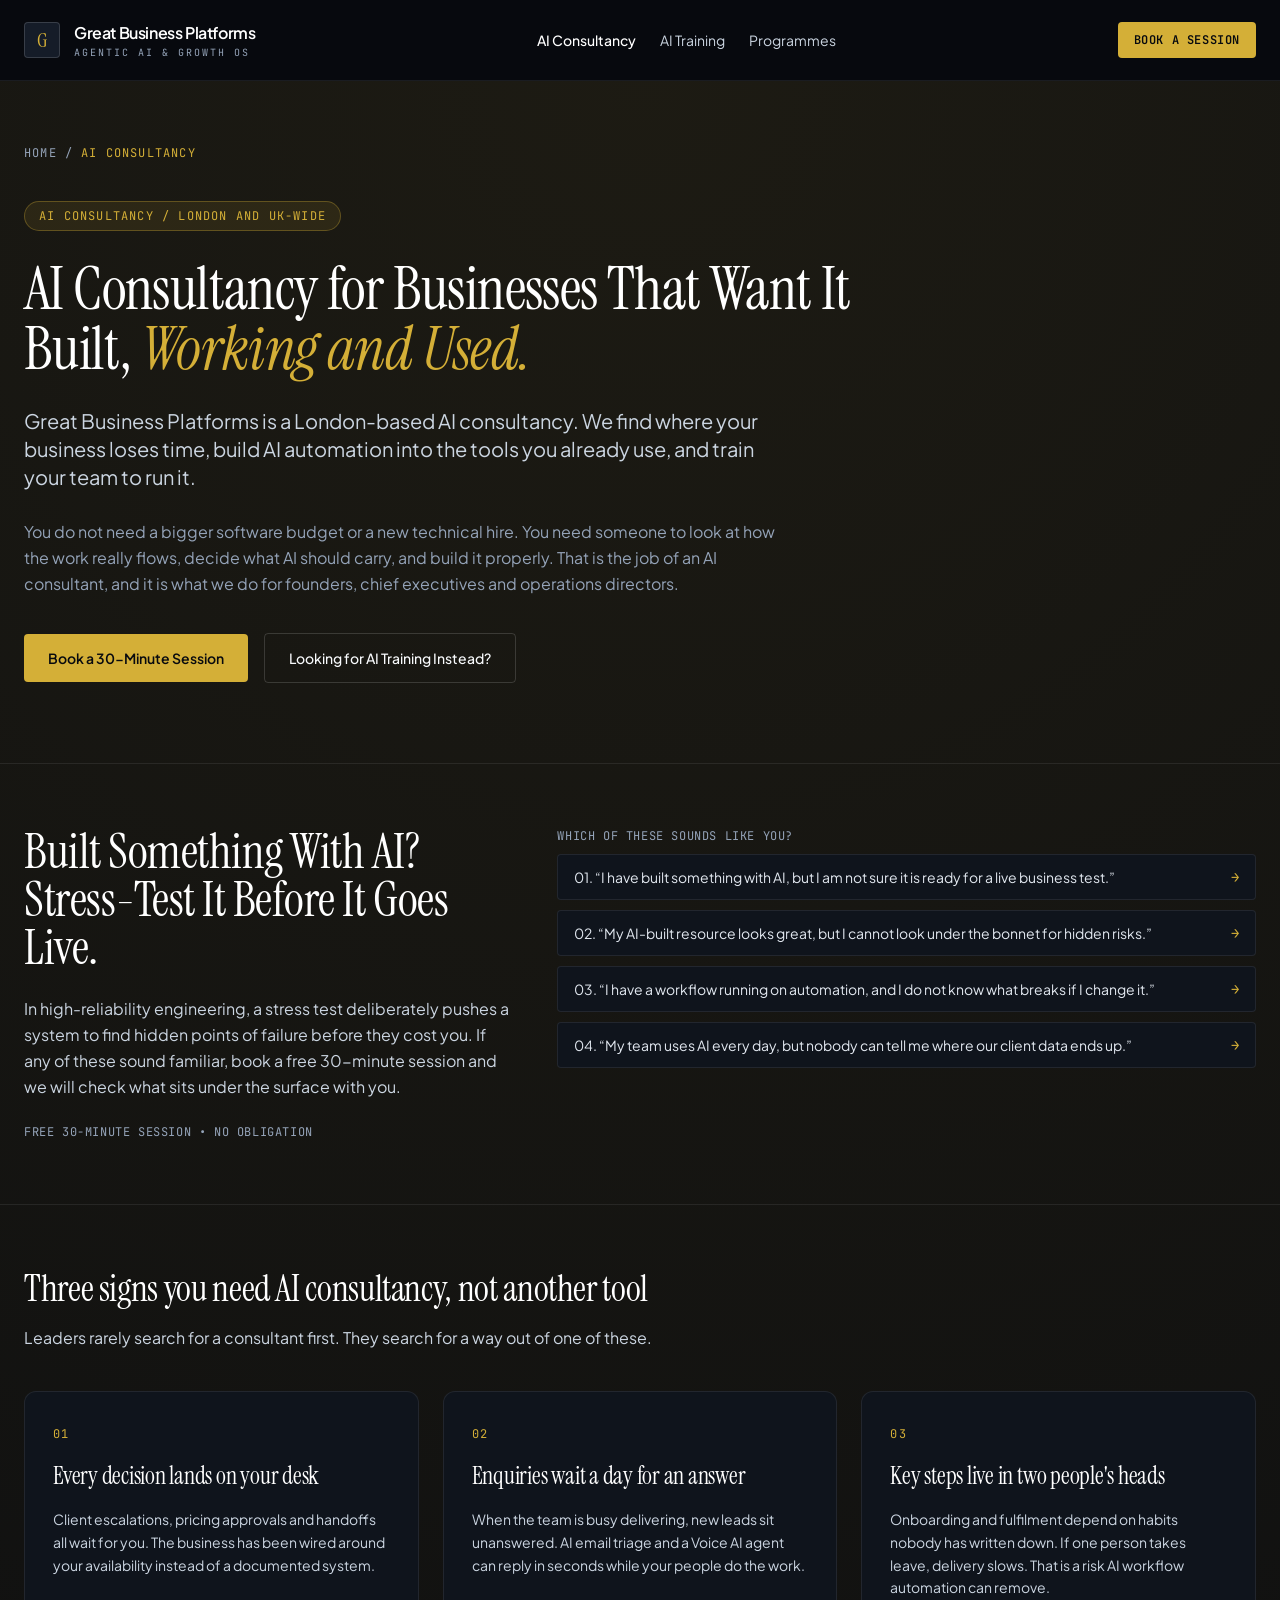
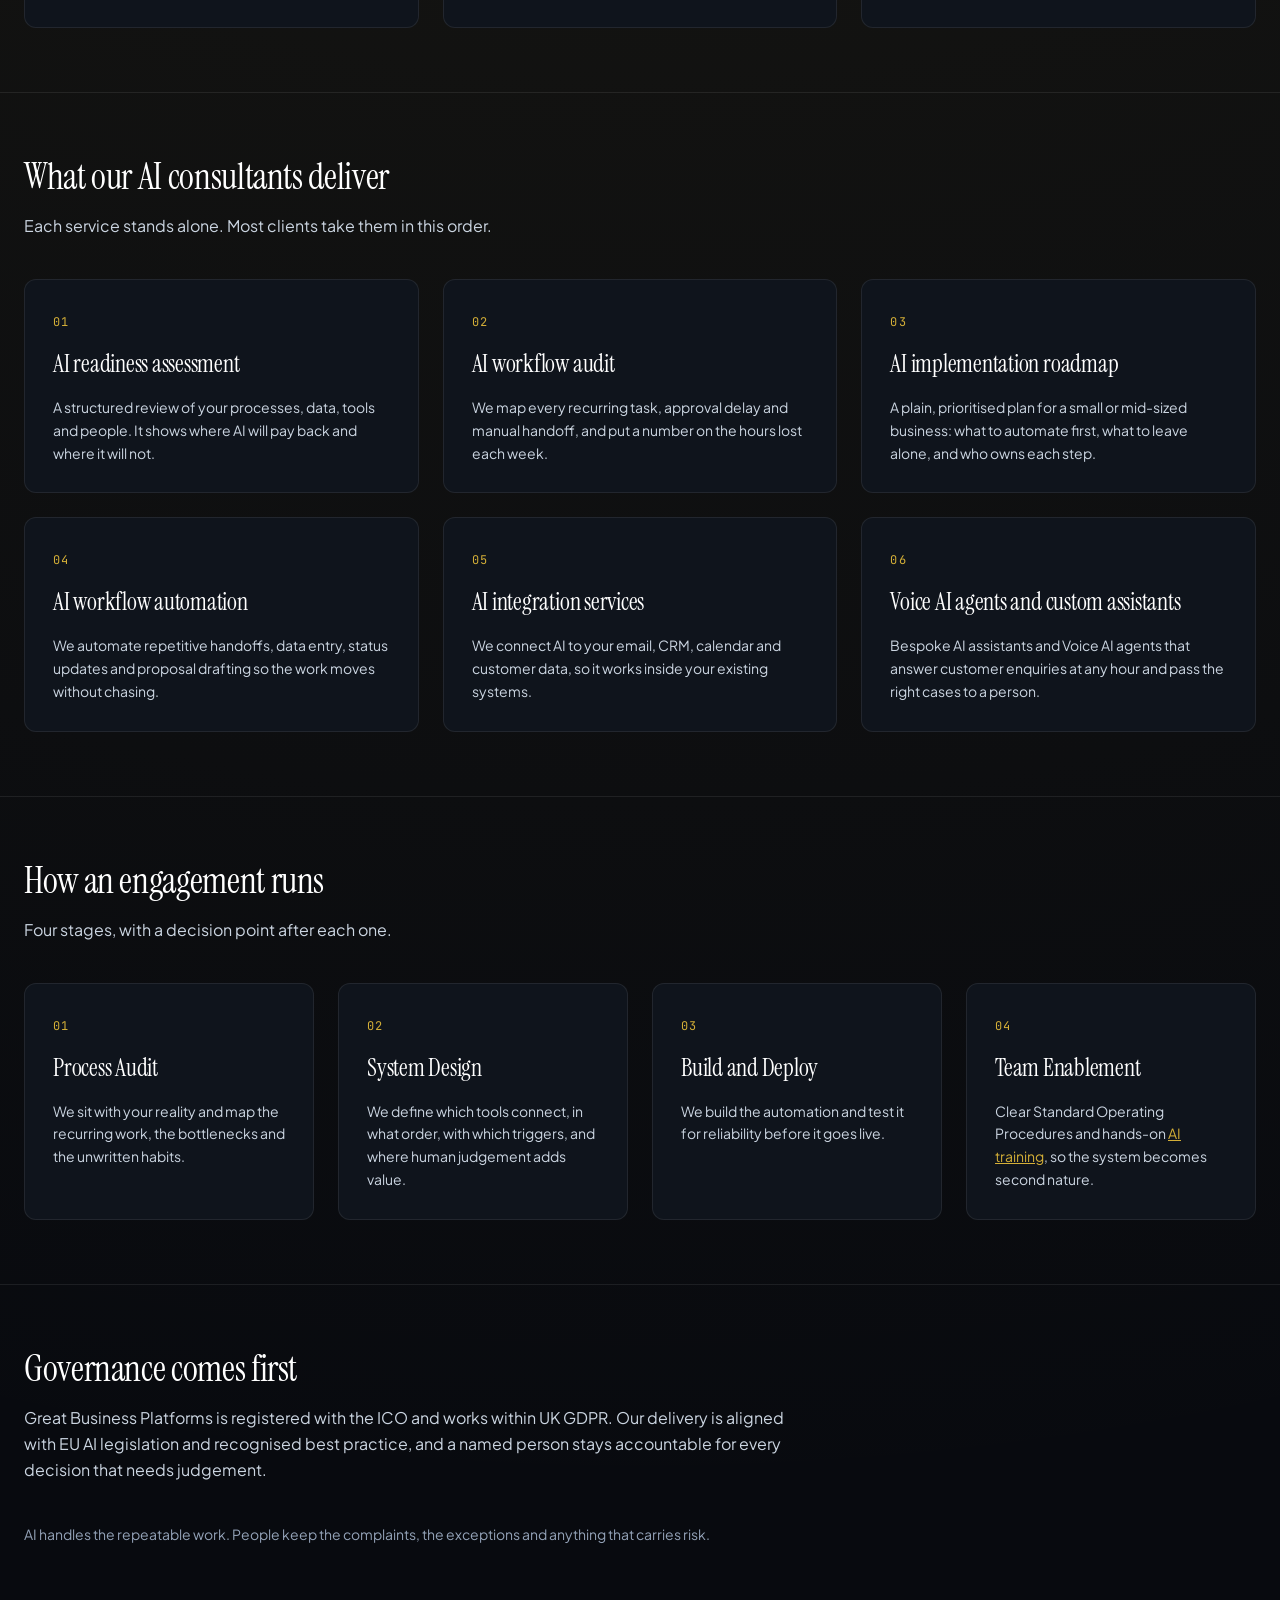
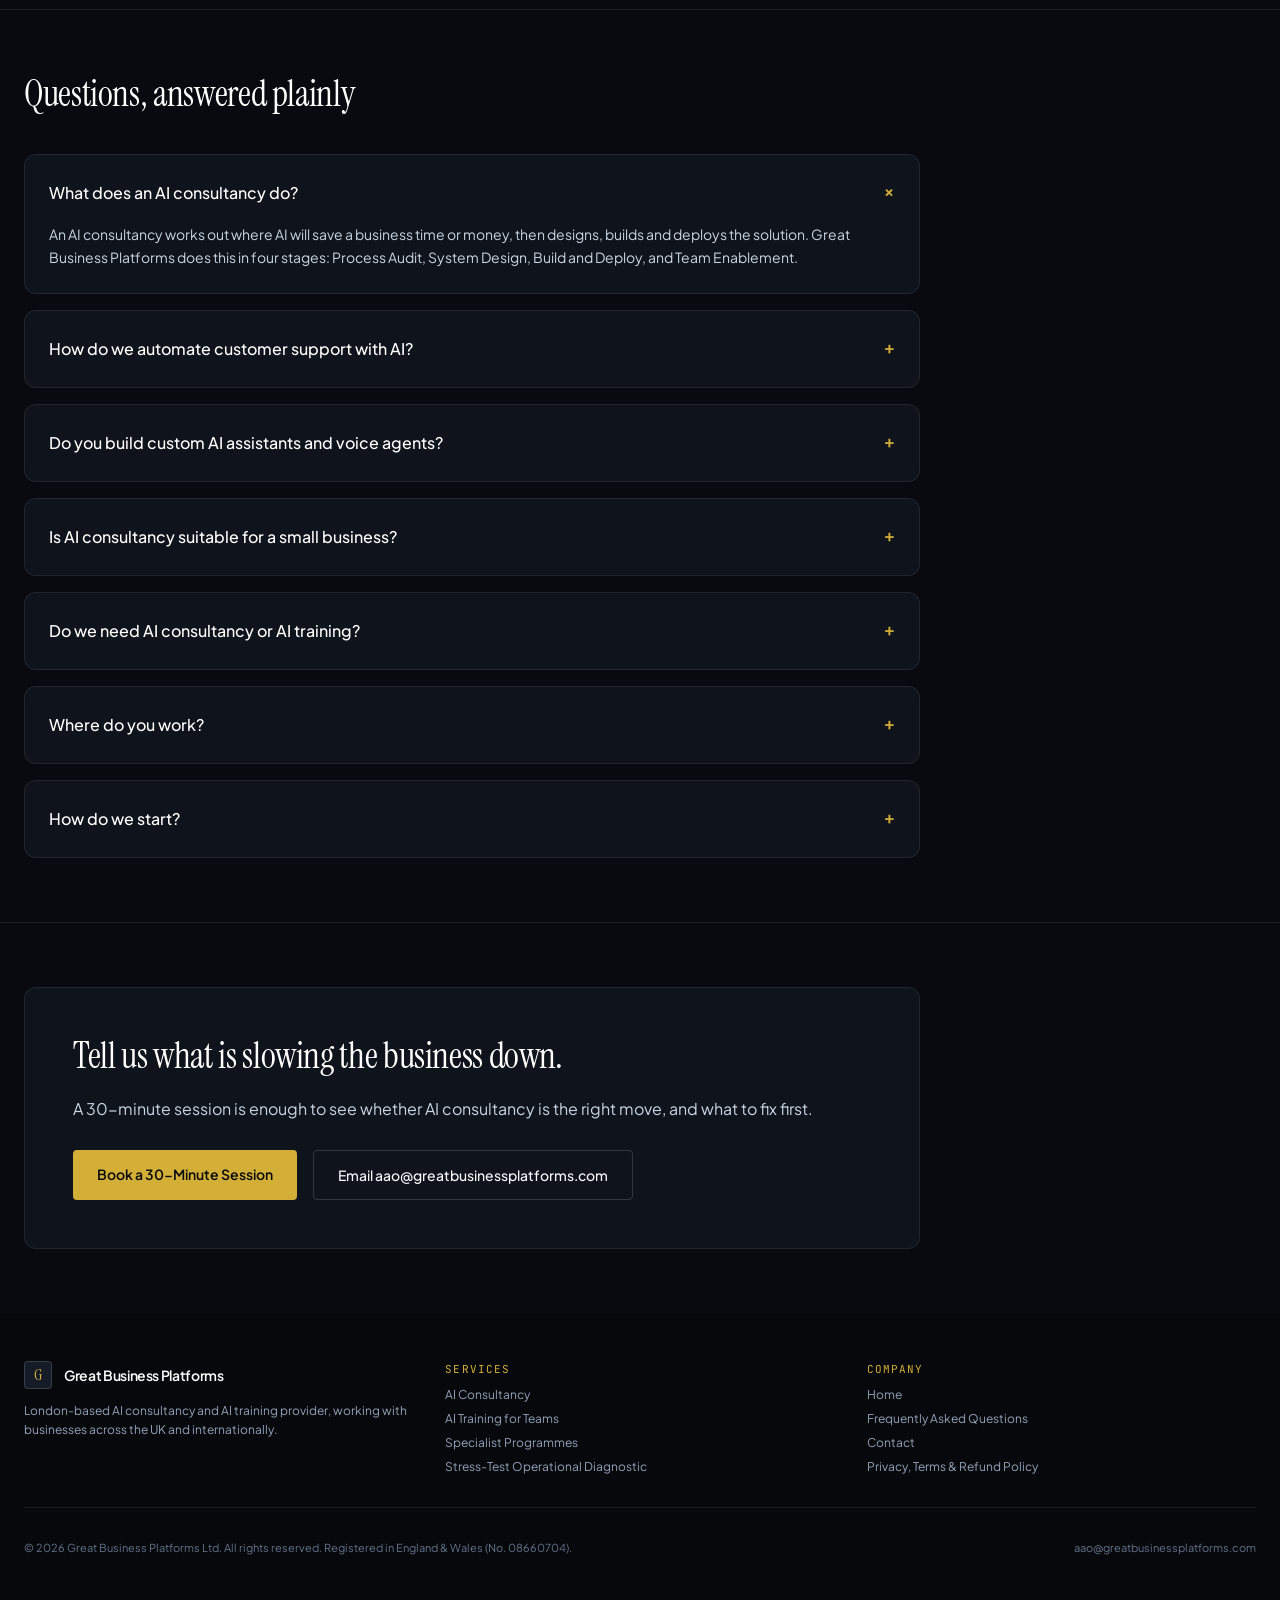
<file: ai-consultancy/index.html>
<!DOCTYPE html>
<html lang="en-GB" class="scroll-smooth">
<head>
  <meta charset="UTF-8" />
  <meta name="viewport" content="width=device-width, initial-scale=1.0" />
  <title>AI Consultancy for UK Businesses | Great Business Platforms</title>
  <meta name="description" content="AI consultancy in London and across the UK. AI readiness assessment, workflow audit, implementation roadmap, automation and integration, built with your team." />
  <link rel="canonical" href="https://greatbusinessplatforms.com/ai-consultancy/" />
  <meta name="robots" content="index, follow, max-snippet:-1, max-image-preview:large, max-video-preview:-1" />
  <meta name="theme-color" content="#080A0F" />
  <link rel="icon" href="/favicon.svg" type="image/svg+xml" />
  <link rel="icon" href="/favicon-48.png" sizes="48x48" type="image/png" />
  <link rel="apple-touch-icon" href="/apple-touch-icon.png" />
  <link rel="alternate" hreflang="en-GB" href="https://greatbusinessplatforms.com/ai-consultancy/" />
  <link rel="alternate" hreflang="x-default" href="https://greatbusinessplatforms.com/ai-consultancy/" />
  <meta property="og:type" content="website" />
  <meta property="og:site_name" content="Great Business Platforms" />
  <meta property="og:locale" content="en_GB" />
  <meta property="og:url" content="https://greatbusinessplatforms.com/ai-consultancy/" />
  <meta property="og:title" content="AI Consultancy for UK Businesses | Great Business Platforms" />
  <meta property="og:description" content="AI consultancy in London and across the UK. AI readiness assessment, workflow audit, implementation roadmap, automation and integration, built with your team." />
  <meta property="og:image" content="https://greatbusinessplatforms.com/og-image.png" />
  <meta property="og:image:width" content="1200" />
  <meta property="og:image:height" content="630" />
  <meta name="twitter:card" content="summary_large_image" />
  <meta name="twitter:title" content="AI Consultancy for UK Businesses | Great Business Platforms" />
  <meta name="twitter:description" content="AI consultancy in London and across the UK. AI readiness assessment, workflow audit, implementation roadmap, automation and integration, built with your team." />
  <meta name="twitter:image" content="https://greatbusinessplatforms.com/og-image.png" />
  <link rel="preconnect" href="https://fonts.googleapis.com">
  <link rel="preconnect" href="https://fonts.gstatic.com" crossorigin>
  <link href="https://fonts.googleapis.com/css2?family=Instrument+Serif:ital@0;1&family=JetBrains+Mono:wght@400;500;600&family=Plus+Jakarta+Sans:wght@400;500;600;700&display=swap" rel="stylesheet">
  <link rel="stylesheet" href="/site.css" />
  <script type="application/ld+json">
{
  "@context": "https://schema.org",
  "@graph": [
    {
      "@type": "WebPage",
      "@id": "https://greatbusinessplatforms.com/ai-consultancy/#webpage",
      "url": "https://greatbusinessplatforms.com/ai-consultancy/",
      "name": "AI Consultancy for UK Businesses | Great Business Platforms",
      "description": "AI consultancy in London and across the UK. AI readiness assessment, workflow audit, implementation roadmap, automation and integration, built with your team.",
      "inLanguage": "en-GB",
      "isPartOf": {
        "@id": "https://greatbusinessplatforms.com/#website"
      },
      "about": {
        "@id": "https://greatbusinessplatforms.com/ai-consultancy/#service"
      },
      "breadcrumb": {
        "@id": "https://greatbusinessplatforms.com/ai-consultancy/#breadcrumb"
      },
      "primaryImageOfPage": "https://greatbusinessplatforms.com/og-image.png",
      "speakable": {
        "@type": "SpeakableSpecification",
        "cssSelector": [
          "h1",
          "#lead",
          "#faqs details p"
        ]
      }
    },
    {
      "@type": "BreadcrumbList",
      "@id": "https://greatbusinessplatforms.com/ai-consultancy/#breadcrumb",
      "itemListElement": [
        {
          "@type": "ListItem",
          "position": 1,
          "name": "Home",
          "item": "https://greatbusinessplatforms.com/"
        },
        {
          "@type": "ListItem",
          "position": 2,
          "name": "AI Consultancy",
          "item": "https://greatbusinessplatforms.com/ai-consultancy/"
        }
      ]
    },
    {
      "@type": "Service",
      "@id": "https://greatbusinessplatforms.com/ai-consultancy/#service",
      "name": "AI Consultancy",
      "serviceType": "AI consultancy",
      "description": "AI readiness assessment, AI workflow audit, AI implementation roadmap, AI workflow automation, AI integration services, Voice AI agents and custom AI assistants for UK businesses.",
      "url": "https://greatbusinessplatforms.com/ai-consultancy/",
      "provider": {
        "@type": [
          "Organization",
          "ProfessionalService"
        ],
        "@id": "https://greatbusinessplatforms.com/#organization",
        "name": "Great Business Platforms",
        "url": "https://greatbusinessplatforms.com/",
        "address": {
          "@type": "PostalAddress",
          "addressLocality": "London",
          "addressCountry": "GB"
        }
      },
      "areaServed": [
        {
          "@type": "Country",
          "name": "United Kingdom"
        },
        {
          "@type": "City",
          "name": "London"
        }
      ],
      "audience": {
        "@type": "BusinessAudience",
        "audienceType": "Founders, chief executives, chief technology officers and operations directors"
      }
    },
    {
      "@type": "FAQPage",
      "@id": "https://greatbusinessplatforms.com/ai-consultancy/#faq",
      "inLanguage": "en-GB",
      "mainEntity": [
        {
          "@type": "Question",
          "name": "What does an AI consultancy do?",
          "acceptedAnswer": {
            "@type": "Answer",
            "text": "An AI consultancy works out where AI will save a business time or money, then designs, builds and deploys the solution. Great Business Platforms does this in four stages: Process Audit, System Design, Build and Deploy, and Team Enablement."
          }
        },
        {
          "@type": "Question",
          "name": "How do we automate customer support with AI?",
          "acceptedAnswer": {
            "@type": "Answer",
            "text": "Start with the questions customers ask most often. A Voice AI agent or AI assistant answers those at any hour, AI email triage sorts and routes the rest, and your CRM sends status updates. Your team handles complaints and exceptions."
          }
        },
        {
          "@type": "Question",
          "name": "Do you build custom AI assistants and voice agents?",
          "acceptedAnswer": {
            "@type": "Answer",
            "text": "Yes. We build Voice AI agents and custom AI assistants around your own services, tone and data, and connect them to the tools you already use."
          }
        },
        {
          "@type": "Question",
          "name": "Is AI consultancy suitable for a small business?",
          "acceptedAnswer": {
            "@type": "Answer",
            "text": "Yes. Small and mid-sized businesses often gain the most, because a few manual handoffs take a large share of the week. We begin with an audit so you only build what will pay back."
          }
        },
        {
          "@type": "Question",
          "name": "Do we need AI consultancy or AI training?",
          "acceptedAnswer": {
            "@type": "Answer",
            "text": "Choose AI consultancy when workflows are broken or you lack technical talent in house. Choose AI training when you have the tools and adoption is low. Many businesses need both, in that order."
          }
        },
        {
          "@type": "Question",
          "name": "Where do you work?",
          "acceptedAnswer": {
            "@type": "Answer",
            "text": "Great Business Platforms is based in London and works with businesses across the United Kingdom, in person and remotely, and with clients internationally."
          }
        },
        {
          "@type": "Question",
          "name": "How do we start?",
          "acceptedAnswer": {
            "@type": "Answer",
            "text": "Book a complimentary 30-minute strategy session or email aao@greatbusinessplatforms.com. We will ask what is slowing the business down and tell you plainly whether AI is the right answer."
          }
        }
      ]
    }
  ]
}
  </script>
  <style>
    /* ==========================================================================
       STRICT 3-TIER EXECUTIVE COLOR ARCHITECTURE (ZERO MULTI-COLOR NOISE)
       Tier 1: Deep Obsidian & Architectural Slate Surfaces
       Tier 2: High-Contrast Editorial Alabaster & Muted Slate Typography
       Tier 3: Single Unified Brand Accent (Sovereign Champagne Gold Default)
       ========================================================================== */
    :root,
    [data-theme="sovereign-gold"] {
      --bg-canvas: #080A0F;
      --bg-surface: #0F141C;
      --bg-elevated: #151C28;
      --text-primary: #F8FAFC;
      --text-secondary: #94A3B8;
      --text-muted: #64748B;
      --accent: #D4AF37;
      --accent-hover: #E5C358;
      --accent-subtle: rgba(212, 175, 55, 0.10);
      --accent-border: rgba(212, 175, 55, 0.32);
      --border-hairline: rgba(255, 255, 255, 0.08);
      --border-strong: rgba(255, 255, 255, 0.15);
    }

    [data-theme="executive-ice"] {
      --bg-canvas: #090B10;
      --bg-surface: #10141D;
      --bg-elevated: #171D29;
      --text-primary: #FFFFFF;
      --text-secondary: #94A3B8;
      --text-muted: #64748B;
      --accent: #E2E8F0;
      --accent-hover: #FFFFFF;
      --accent-subtle: rgba(226, 232, 240, 0.10);
      --accent-border: rgba(226, 232, 240, 0.32);
      --border-hairline: rgba(255, 255, 255, 0.08);
      --border-strong: rgba(255, 255, 255, 0.16);
    }

    [data-theme="velvet-green"] {
      --bg-canvas: #060D0A;
      --bg-surface: #0B1612;
      --bg-elevated: #11221C;
      --text-primary: #F8FAFC;
      --text-secondary: #94A3B8;
      --text-muted: #64748B;
      --accent: #D4AF37;
      --accent-hover: #E5C358;
      --accent-subtle: rgba(212, 175, 55, 0.10);
      --accent-border: rgba(212, 175, 55, 0.32);
      --border-hairline: rgba(255, 255, 255, 0.08);
      --border-strong: rgba(255, 255, 255, 0.15);
    }

    body {
      background-color: var(--bg-canvas);
      color: var(--text-primary);
      font-family: 'Plus Jakarta Sans', sans-serif;
      -webkit-font-smoothing: antialiased;
      overflow-x: hidden;
    }

    .editorial-serif {
      font-family: 'Instrument Serif', Georgia, serif;
      letter-spacing: -0.01em;
    }

    .surface-card {
      background-color: var(--bg-surface);
      border: 1px solid var(--border-hairline);
      transition: border-color 0.25s ease, transform 0.25s ease, background-color 0.25s ease;
    }

    .surface-card:hover {
      border-color: var(--accent-border);
    }

    .surface-elevated {
      background-color: var(--bg-elevated);
      border: 1px solid var(--border-strong);
    }

    .accent-text {
      color: var(--accent);
    }

    .accent-bg {
      background-color: var(--accent);
      color: #080A0F;
    }

    .accent-bg:hover {
      background-color: var(--accent-hover);
    }

    .accent-pill {
      background-color: var(--accent-subtle);
      color: var(--accent);
      border: 1px solid var(--accent-border);
    }

    .btn-outline {
      border: 1px solid var(--border-strong);
      color: var(--text-primary);
      background-color: transparent;
      transition: all 0.2s ease;
    }

    .btn-outline:hover {
      border-color: var(--accent);
      color: var(--accent);
      background-color: var(--accent-subtle);
    }

    .hairline-divider {
      border-color: var(--border-hairline);
    }

    /* Subtle single-tone radial ambient light */
    .ambient-spotlight {
      background: radial-gradient(circle at 50% 0%, var(--accent-subtle) 0%, transparent 68%);
    }

    /* Dropcap for HBR Editorial Essay */
    .hbr-dropcap::first-letter {
      font-family: 'Instrument Serif', Georgia, serif;
      float: left;
      font-size: 4.2rem;
      line-height: 0.82;
      padding-right: 0.75rem;
      padding-top: 0.2rem;
      color: var(--accent);
    }

    /* Active Top-Level Page View Switcher */
    .page-view {
      display: none;
      animation: fadeIn 0.28s ease-out;
    }
    .page-view.active {
      display: block;
    }

    @keyframes fadeIn {
      from { opacity: 0; transform: translateY(6px); }
      to { opacity: 1; transform: translateY(0); }
    }

    @media (max-width: 640px) {
      .hbr-dropcap::first-letter {
        font-size: 3.1rem;
      }
    }
  </style>
</head>
<body class="selection:bg-[#D4AF37] selection:text-[#080A0F]">
  <header class="sticky top-0 z-40 backdrop-blur-md bg-[#080A0F]/95 border-b hairline-divider">
    <div class="max-w-7xl mx-auto px-4 sm:px-6 min-h-20 py-3 flex items-center justify-between gap-3">
      <a href="/" class="flex items-center gap-2.5 sm:gap-3.5 group min-w-0">
        <div class="w-9 h-9 shrink-0 rounded flex items-center justify-center surface-elevated font-serif text-xl accent-text">G</div>
        <div class="min-w-0">
          <span class="block text-sm sm:text-base font-semibold tracking-tight text-white leading-tight">Great Business Platforms</span>
          <span class="hidden sm:block font-mono text-[10px] uppercase tracking-[0.2em] text-slate-400">Agentic AI &amp; Growth OS</span>
        </div>
      </a>
      <nav aria-label="Main" class="hidden lg:flex items-center gap-6 text-sm text-slate-300">
        <a href="/ai-consultancy/" aria-current="page" class="text-white font-medium">AI Consultancy</a>
        <a href="/ai-training/" class="hover:text-white transition">AI Training</a>
        <a href="/#programmes" class="hover:text-white transition">Programmes</a>
      </nav>
      <a href="/#contact-global-desks" class="px-3 sm:px-4 py-2 sm:py-2.5 rounded text-[10px] sm:text-xs font-mono uppercase tracking-wider font-semibold accent-bg transition whitespace-nowrap shrink-0">Book a Session</a>
    </div>
    <nav aria-label="Sections" class="lg:hidden border-t hairline-divider">
      <div class="max-w-7xl mx-auto px-4 py-2.5 flex items-center gap-5 text-xs text-slate-300">
        <a href="/ai-consultancy/" aria-current="page" class="text-white font-medium">AI Consultancy</a>
        <a href="/ai-training/" class="hover:text-white transition">AI Training</a>
        <a href="/#programmes" class="hover:text-white transition">Programmes</a>
      </div>
    </nav>
  </header>
  <main class="ambient-spotlight">
      <section class="max-w-7xl mx-auto px-6 pt-12 pb-16 lg:pt-16 lg:pb-20 border-b hairline-divider">
        <nav aria-label="Breadcrumb" class="flex items-center gap-2 font-mono text-xs uppercase tracking-widest text-slate-400 mb-10">
          <a href="/" class="hover:text-white transition">Home</a><span>/</span><span class="accent-text">AI Consultancy</span>
        </nav>
        <div class="max-w-4xl space-y-7">
          <div class="inline-flex items-center gap-2.5 px-3.5 py-1.5 rounded-full text-xs font-mono uppercase tracking-widest accent-pill"><span>AI Consultancy / London and UK-wide</span></div>
          <h1 class="editorial-serif text-4xl sm:text-6xl leading-[1.06] text-white font-normal">AI Consultancy for Businesses That Want It Built, <span class="italic accent-text">Working and Used.</span></h1>
          <p id="lead" class="text-lg sm:text-xl text-slate-300 leading-relaxed max-w-3xl">Great Business Platforms is a London-based AI consultancy. We find where your business loses time, build AI automation into the tools you already use, and train your team to run it.</p>
          <p class="text-base text-slate-400 leading-relaxed max-w-3xl">You do not need a bigger software budget or a new technical hire. You need someone to look at how the work really flows, decide what AI should carry, and build it properly. That is the job of an AI consultant, and it is what we do for founders, chief executives and operations directors.</p>
          <div class="flex flex-col sm:flex-row sm:flex-wrap items-stretch sm:items-center gap-3 sm:gap-4 pt-2">
            <a href="/#contact-global-desks" class="px-6 py-3.5 rounded text-sm font-semibold accent-bg transition text-center">Book a 30-Minute Session</a>
            <a href="/ai-training/" class="px-6 py-3.5 rounded text-sm font-medium btn-outline text-center">Looking for AI Training Instead?</a>
          </div>
        </div>
      </section>
      <!-- STRESS TEST: AI BUILD READINESS -->
      <section id="stress-test-diagnostic" class="max-w-7xl mx-auto px-6 py-16 border-b hairline-divider">
        <div class="grid lg:grid-cols-12 gap-12 items-start">

          <div class="lg:col-span-5 space-y-6">
            <h2 class="editorial-serif text-4xl sm:text-5xl text-white leading-tight">
              Built Something With AI? Stress-Test It Before It Goes Live.
            </h2>
            <p class="text-base text-slate-300 leading-relaxed">
              In high-reliability engineering, a stress test deliberately pushes a system to find hidden points of failure before they cost you. If any of these sound familiar, book a free 30-minute session and we will check what sits under the surface with you.
            </p>
            <p class="text-xs font-mono uppercase tracking-wider text-slate-400">
              Free 30-minute session &bull; No obligation
            </p>
          </div>

          <div class="lg:col-span-7">
            <div class="space-y-2.5">
              <span class="block text-xs font-mono uppercase tracking-wider text-slate-400">Which of these sounds like you?</span>
              <a href="/#contact-global-desks" class="w-full text-left px-4 py-3 rounded surface-card text-xs sm:text-sm text-slate-200 hover:text-white transition flex items-center justify-between gap-4">
                <span>01. &ldquo;I have built something with AI, but I am not sure it is ready for a live business test.&rdquo;</span>
                <span class="accent-text font-mono">&rarr;</span>
              </a>
              <a href="/#contact-global-desks" class="w-full text-left px-4 py-3 rounded surface-card text-xs sm:text-sm text-slate-200 hover:text-white transition flex items-center justify-between gap-4">
                <span>02. &ldquo;My AI-built resource looks great, but I cannot look under the bonnet for hidden risks.&rdquo;</span>
                <span class="accent-text font-mono">&rarr;</span>
              </a>
              <a href="/#contact-global-desks" class="w-full text-left px-4 py-3 rounded surface-card text-xs sm:text-sm text-slate-200 hover:text-white transition flex items-center justify-between gap-4">
                <span>03. &ldquo;I have a workflow running on automation, and I do not know what breaks if I change it.&rdquo;</span>
                <span class="accent-text font-mono">&rarr;</span>
              </a>
              <a href="/#contact-global-desks" class="w-full text-left px-4 py-3 rounded surface-card text-xs sm:text-sm text-slate-200 hover:text-white transition flex items-center justify-between gap-4">
                <span>04. &ldquo;My team uses AI every day, but nobody can tell me where our client data ends up.&rdquo;</span>
                <span class="accent-text font-mono">&rarr;</span>
              </a>
            </div>
          </div>

        </div>
      </section>

      <section class="max-w-7xl mx-auto px-6 py-16 border-b hairline-divider">
        <div class="max-w-3xl space-y-4 mb-10">
          <h2 class="editorial-serif text-3xl sm:text-4xl text-white leading-tight">Three signs you need AI consultancy, not another tool</h2>
          <p class="text-base text-slate-300 leading-relaxed">Leaders rarely search for a consultant first. They search for a way out of one of these.</p>
        </div>
        <div class="grid sm:grid-cols-2 lg:grid-cols-3 gap-6">
          <div class="surface-card rounded-xl p-7 space-y-4">
            <span class="font-mono text-xs uppercase tracking-widest accent-text">01</span>
            <h3 class="editorial-serif text-2xl text-white">Every decision lands on your desk</h3>
            <p class="text-sm text-slate-300 leading-relaxed">Client escalations, pricing approvals and handoffs all wait for you. The business has been wired around your availability instead of a documented system.</p>
          </div>
          <div class="surface-card rounded-xl p-7 space-y-4">
            <span class="font-mono text-xs uppercase tracking-widest accent-text">02</span>
            <h3 class="editorial-serif text-2xl text-white">Enquiries wait a day for an answer</h3>
            <p class="text-sm text-slate-300 leading-relaxed">When the team is busy delivering, new leads sit unanswered. AI email triage and a Voice AI agent can reply in seconds while your people do the work.</p>
          </div>
          <div class="surface-card rounded-xl p-7 space-y-4">
            <span class="font-mono text-xs uppercase tracking-widest accent-text">03</span>
            <h3 class="editorial-serif text-2xl text-white">Key steps live in two people's heads</h3>
            <p class="text-sm text-slate-300 leading-relaxed">Onboarding and fulfilment depend on habits nobody has written down. If one person takes leave, delivery slows. That is a risk AI workflow automation can remove.</p>
          </div>
        </div>
      </section>
      <section id="services" class="max-w-7xl mx-auto px-6 py-16 border-b hairline-divider">
        <div class="max-w-3xl space-y-4 mb-10">
          <h2 class="editorial-serif text-3xl sm:text-4xl text-white leading-tight">What our AI consultants deliver</h2>
          <p class="text-base text-slate-300 leading-relaxed">Each service stands alone. Most clients take them in this order.</p>
        </div>
        <div class="grid sm:grid-cols-2 lg:grid-cols-3 gap-6">
          <div class="surface-card rounded-xl p-7 space-y-4">
            <span class="font-mono text-xs uppercase tracking-widest accent-text">01</span>
            <h3 class="editorial-serif text-2xl text-white">AI readiness assessment</h3>
            <p class="text-sm text-slate-300 leading-relaxed">A structured review of your processes, data, tools and people. It shows where AI will pay back and where it will not.</p>
          </div>
          <div class="surface-card rounded-xl p-7 space-y-4">
            <span class="font-mono text-xs uppercase tracking-widest accent-text">02</span>
            <h3 class="editorial-serif text-2xl text-white">AI workflow audit</h3>
            <p class="text-sm text-slate-300 leading-relaxed">We map every recurring task, approval delay and manual handoff, and put a number on the hours lost each week.</p>
          </div>
          <div class="surface-card rounded-xl p-7 space-y-4">
            <span class="font-mono text-xs uppercase tracking-widest accent-text">03</span>
            <h3 class="editorial-serif text-2xl text-white">AI implementation roadmap</h3>
            <p class="text-sm text-slate-300 leading-relaxed">A plain, prioritised plan for a small or mid-sized business: what to automate first, what to leave alone, and who owns each step.</p>
          </div>
          <div class="surface-card rounded-xl p-7 space-y-4">
            <span class="font-mono text-xs uppercase tracking-widest accent-text">04</span>
            <h3 class="editorial-serif text-2xl text-white">AI workflow automation</h3>
            <p class="text-sm text-slate-300 leading-relaxed">We automate repetitive handoffs, data entry, status updates and proposal drafting so the work moves without chasing.</p>
          </div>
          <div class="surface-card rounded-xl p-7 space-y-4">
            <span class="font-mono text-xs uppercase tracking-widest accent-text">05</span>
            <h3 class="editorial-serif text-2xl text-white">AI integration services</h3>
            <p class="text-sm text-slate-300 leading-relaxed">We connect AI to your email, CRM, calendar and customer data, so it works inside your existing systems.</p>
          </div>
          <div class="surface-card rounded-xl p-7 space-y-4">
            <span class="font-mono text-xs uppercase tracking-widest accent-text">06</span>
            <h3 class="editorial-serif text-2xl text-white">Voice AI agents and custom assistants</h3>
            <p class="text-sm text-slate-300 leading-relaxed">Bespoke AI assistants and Voice AI agents that answer customer enquiries at any hour and pass the right cases to a person.</p>
          </div>
        </div>
      </section>
      <section id="process" class="max-w-7xl mx-auto px-6 py-16 border-b hairline-divider">
        <div class="max-w-3xl space-y-4 mb-10">
          <h2 class="editorial-serif text-3xl sm:text-4xl text-white leading-tight">How an engagement runs</h2>
          <p class="text-base text-slate-300 leading-relaxed">Four stages, with a decision point after each one.</p>
        </div>
        <div class="grid sm:grid-cols-2 lg:grid-cols-4 gap-6">
          <div class="surface-card rounded-xl p-7 space-y-4">
            <span class="font-mono text-xs uppercase tracking-widest accent-text">01</span>
            <h3 class="editorial-serif text-2xl text-white">Process Audit</h3>
            <p class="text-sm text-slate-300 leading-relaxed">We sit with your reality and map the recurring work, the bottlenecks and the unwritten habits.</p>
          </div>
          <div class="surface-card rounded-xl p-7 space-y-4">
            <span class="font-mono text-xs uppercase tracking-widest accent-text">02</span>
            <h3 class="editorial-serif text-2xl text-white">System Design</h3>
            <p class="text-sm text-slate-300 leading-relaxed">We define which tools connect, in what order, with which triggers, and where human judgement adds value.</p>
          </div>
          <div class="surface-card rounded-xl p-7 space-y-4">
            <span class="font-mono text-xs uppercase tracking-widest accent-text">03</span>
            <h3 class="editorial-serif text-2xl text-white">Build and Deploy</h3>
            <p class="text-sm text-slate-300 leading-relaxed">We build the automation and test it for reliability before it goes live.</p>
          </div>
          <div class="surface-card rounded-xl p-7 space-y-4">
            <span class="font-mono text-xs uppercase tracking-widest accent-text">04</span>
            <h3 class="editorial-serif text-2xl text-white">Team Enablement</h3>
            <p class="text-sm text-slate-300 leading-relaxed">Clear Standard Operating Procedures and hands-on <a href="/ai-training/" class="accent-text underline">AI training</a>, so the system becomes second nature.</p>
          </div>
        </div>
      </section>
      <section id="governance" class="max-w-7xl mx-auto px-6 py-16 border-b hairline-divider">
        <div class="max-w-3xl space-y-4 mb-10">
          <h2 class="editorial-serif text-3xl sm:text-4xl text-white leading-tight">Governance comes first</h2>
          <p class="text-base text-slate-300 leading-relaxed">Great Business Platforms is registered with the ICO and works within UK GDPR. Our delivery is aligned with EU AI legislation and recognised best practice, and a named person stays accountable for every decision that needs judgement.</p>
        </div>
        <p class="text-sm text-slate-400 leading-relaxed max-w-3xl">AI handles the repeatable work. People keep the complaints, the exceptions and anything that carries risk.</p>
      </section>
      <section id="faqs" class="max-w-7xl mx-auto px-6 py-16 border-b hairline-divider">
        <div class="max-w-3xl space-y-4 mb-10">
          <h2 class="editorial-serif text-3xl sm:text-4xl text-white leading-tight">Questions, answered plainly</h2>
        </div>
        <div class="space-y-4 max-w-4xl">
          <details class="surface-card rounded-xl p-6 group" open>
            <summary class="flex items-center justify-between cursor-pointer list-none font-medium text-base text-white">
              <span>What does an AI consultancy do?</span>
              <span class="accent-text font-mono text-lg group-open:rotate-45 transition-transform">+</span>
            </summary>
            <p class="mt-4 text-sm text-slate-300 leading-relaxed">An AI consultancy works out where AI will save a business time or money, then designs, builds and deploys the solution. Great Business Platforms does this in four stages: Process Audit, System Design, Build and Deploy, and Team Enablement.</p>
          </details>
          <details class="surface-card rounded-xl p-6 group">
            <summary class="flex items-center justify-between cursor-pointer list-none font-medium text-base text-white">
              <span>How do we automate customer support with AI?</span>
              <span class="accent-text font-mono text-lg group-open:rotate-45 transition-transform">+</span>
            </summary>
            <p class="mt-4 text-sm text-slate-300 leading-relaxed">Start with the questions customers ask most often. A Voice AI agent or AI assistant answers those at any hour, AI email triage sorts and routes the rest, and your CRM sends status updates. Your team handles complaints and exceptions.</p>
          </details>
          <details class="surface-card rounded-xl p-6 group">
            <summary class="flex items-center justify-between cursor-pointer list-none font-medium text-base text-white">
              <span>Do you build custom AI assistants and voice agents?</span>
              <span class="accent-text font-mono text-lg group-open:rotate-45 transition-transform">+</span>
            </summary>
            <p class="mt-4 text-sm text-slate-300 leading-relaxed">Yes. We build Voice AI agents and custom AI assistants around your own services, tone and data, and connect them to the tools you already use.</p>
          </details>
          <details class="surface-card rounded-xl p-6 group">
            <summary class="flex items-center justify-between cursor-pointer list-none font-medium text-base text-white">
              <span>Is AI consultancy suitable for a small business?</span>
              <span class="accent-text font-mono text-lg group-open:rotate-45 transition-transform">+</span>
            </summary>
            <p class="mt-4 text-sm text-slate-300 leading-relaxed">Yes. Small and mid-sized businesses often gain the most, because a few manual handoffs take a large share of the week. We begin with an audit so you only build what will pay back.</p>
          </details>
          <details class="surface-card rounded-xl p-6 group">
            <summary class="flex items-center justify-between cursor-pointer list-none font-medium text-base text-white">
              <span>Do we need AI consultancy or AI training?</span>
              <span class="accent-text font-mono text-lg group-open:rotate-45 transition-transform">+</span>
            </summary>
            <p class="mt-4 text-sm text-slate-300 leading-relaxed">Choose AI consultancy when workflows are broken or you lack technical talent in house. Choose AI training when you have the tools and adoption is low. Many businesses need both, in that order.</p>
          </details>
          <details class="surface-card rounded-xl p-6 group">
            <summary class="flex items-center justify-between cursor-pointer list-none font-medium text-base text-white">
              <span>Where do you work?</span>
              <span class="accent-text font-mono text-lg group-open:rotate-45 transition-transform">+</span>
            </summary>
            <p class="mt-4 text-sm text-slate-300 leading-relaxed">Great Business Platforms is based in London and works with businesses across the United Kingdom, in person and remotely, and with clients internationally.</p>
          </details>
          <details class="surface-card rounded-xl p-6 group">
            <summary class="flex items-center justify-between cursor-pointer list-none font-medium text-base text-white">
              <span>How do we start?</span>
              <span class="accent-text font-mono text-lg group-open:rotate-45 transition-transform">+</span>
            </summary>
            <p class="mt-4 text-sm text-slate-300 leading-relaxed">Book a complimentary 30-minute strategy session or email aao@greatbusinessplatforms.com. We will ask what is slowing the business down and tell you plainly whether AI is the right answer.</p>
          </details>
        </div>
      </section>

      <section class="max-w-7xl mx-auto px-6 py-16">
        <div class="surface-card rounded-xl p-8 sm:p-12 max-w-4xl space-y-5">
          <h2 class="editorial-serif text-3xl sm:text-4xl text-white leading-tight">Tell us what is slowing the business down.</h2>
          <p class="text-base text-slate-300 leading-relaxed">A 30-minute session is enough to see whether AI consultancy is the right move, and what to fix first.</p>
          <div class="flex flex-col sm:flex-row gap-3 sm:gap-4 pt-2">
            <a href="/#contact-global-desks" class="px-6 py-3.5 rounded text-sm font-semibold accent-bg transition text-center">Book a 30-Minute Session</a>
            <a href="mailto:aao@greatbusinessplatforms.com" class="px-6 py-3.5 rounded text-sm font-medium btn-outline text-center">Email aao@greatbusinessplatforms.com</a>
          </div>
        </div>
      </section>
  </main>
  <footer class="bg-[#06080C] text-slate-400 text-xs">
    <div class="max-w-7xl mx-auto px-6 py-12 space-y-8">
      <div class="grid sm:grid-cols-3 gap-8 border-b hairline-divider pb-8">
        <div class="space-y-3">
          <div class="flex items-center gap-3">
            <div class="w-7 h-7 rounded flex items-center justify-center surface-elevated font-serif text-base accent-text">G</div>
            <span class="text-white font-semibold tracking-tight text-sm">Great Business Platforms</span>
          </div>
          <p class="leading-relaxed text-slate-400">London-based AI consultancy and AI training provider, working with businesses across the UK and internationally.</p>
        </div>
        <div class="space-y-2.5">
          <div class="font-mono text-[11px] uppercase tracking-widest accent-text">Services</div>
          <ul class="space-y-2">
            <li><a href="/ai-consultancy/" class="hover:text-white transition">AI Consultancy</a></li>
            <li><a href="/ai-training/" class="hover:text-white transition">AI Training for Teams</a></li>
            <li><a href="/#programmes" class="hover:text-white transition">Specialist Programmes</a></li>
            <li><a href="#stress-test-diagnostic" class="hover:text-white transition">Stress-Test Operational Diagnostic</a></li>
          </ul>
        </div>
        <div class="space-y-2.5">
          <div class="font-mono text-[11px] uppercase tracking-widest accent-text">Company</div>
          <ul class="space-y-2">
            <li><a href="/" class="hover:text-white transition">Home</a></li>
            <li><a href="/#faqs" class="hover:text-white transition">Frequently Asked Questions</a></li>
            <li><a href="/#contact-global-desks" class="hover:text-white transition">Contact</a></li>
            <li><a href="/legal/" class="hover:text-white transition">Privacy, Terms &amp; Refund Policy</a></li>
          </ul>
        </div>
      </div>
      <div class="flex flex-col sm:flex-row items-center justify-between gap-4 text-[11px] text-slate-500 text-center sm:text-left">
        <div>&copy; 2026 Great Business Platforms Ltd. All rights reserved. Registered in England &amp; Wales (No. 08660704).</div>
        <a href="mailto:aao@greatbusinessplatforms.com" class="hover:text-slate-300 transition break-all">aao@greatbusinessplatforms.com</a>
      </div>
    </div>
  </footer>
</body>
</html>
</file>
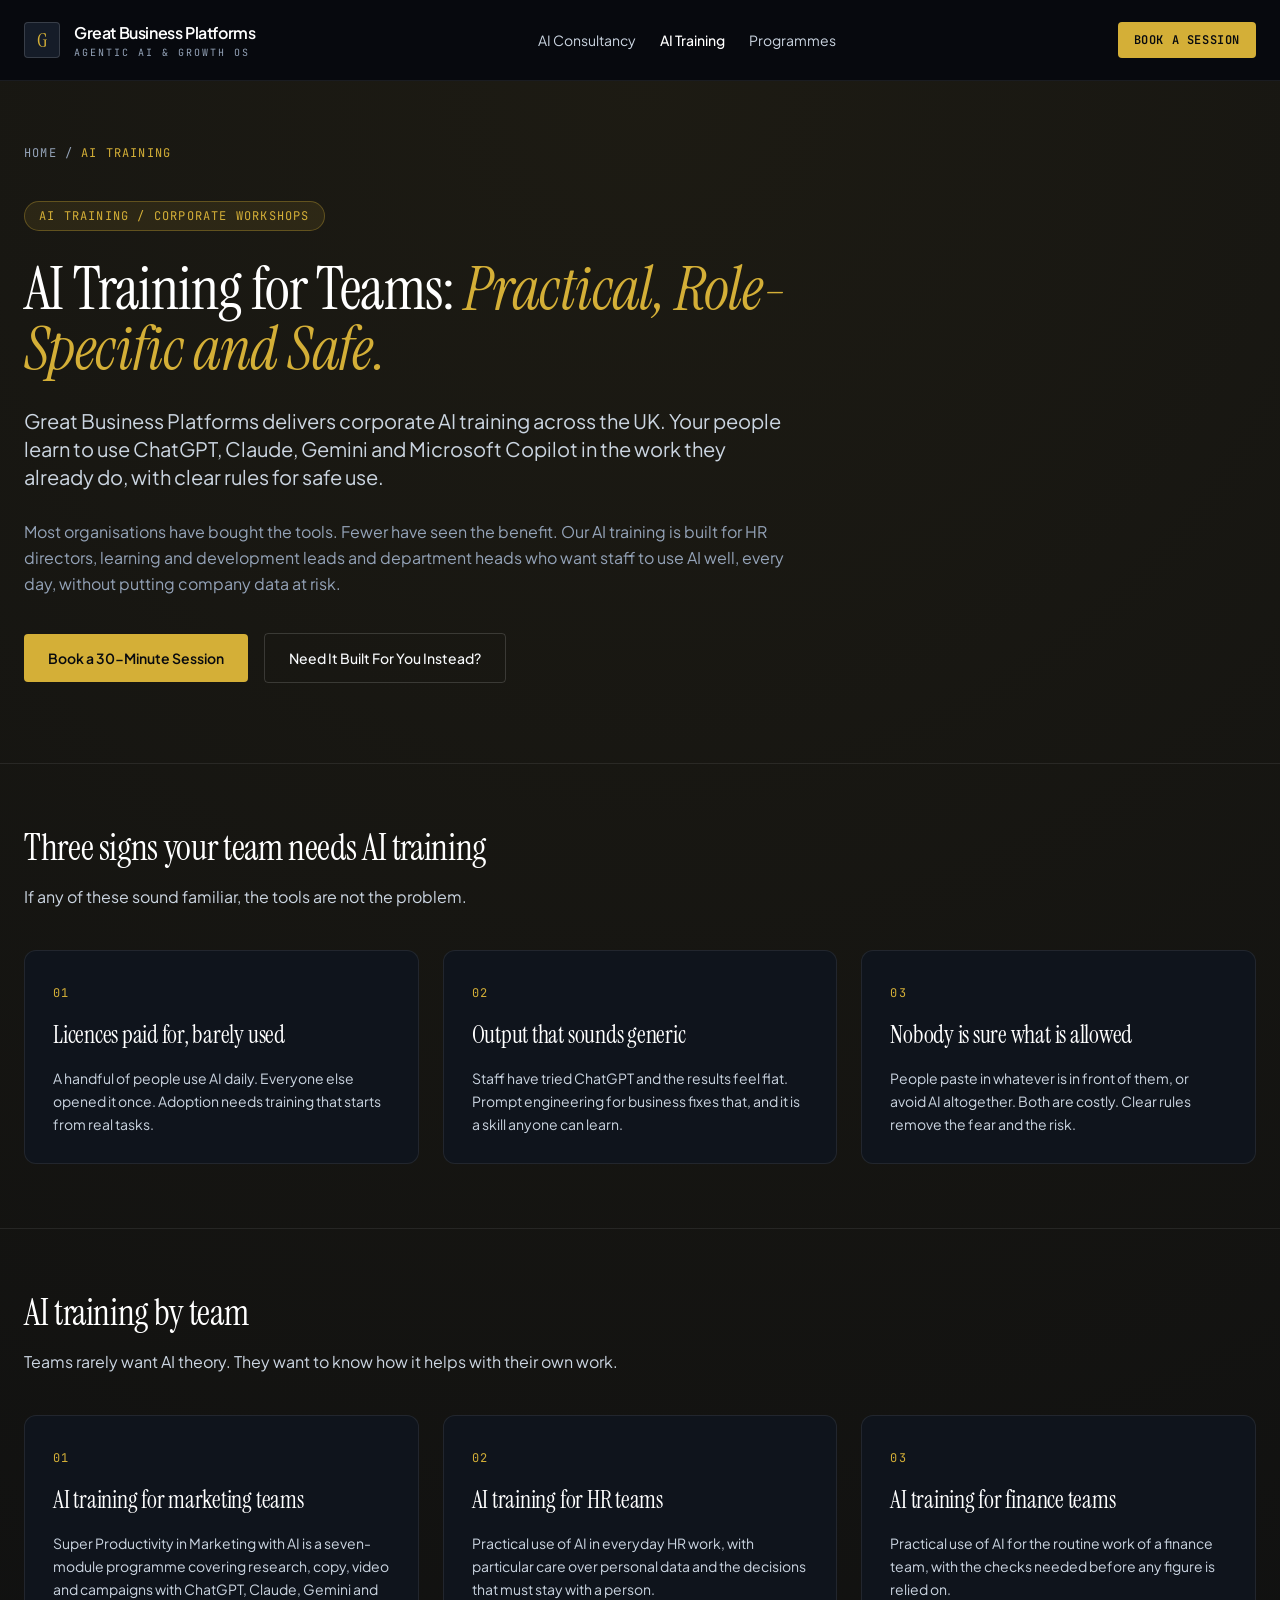
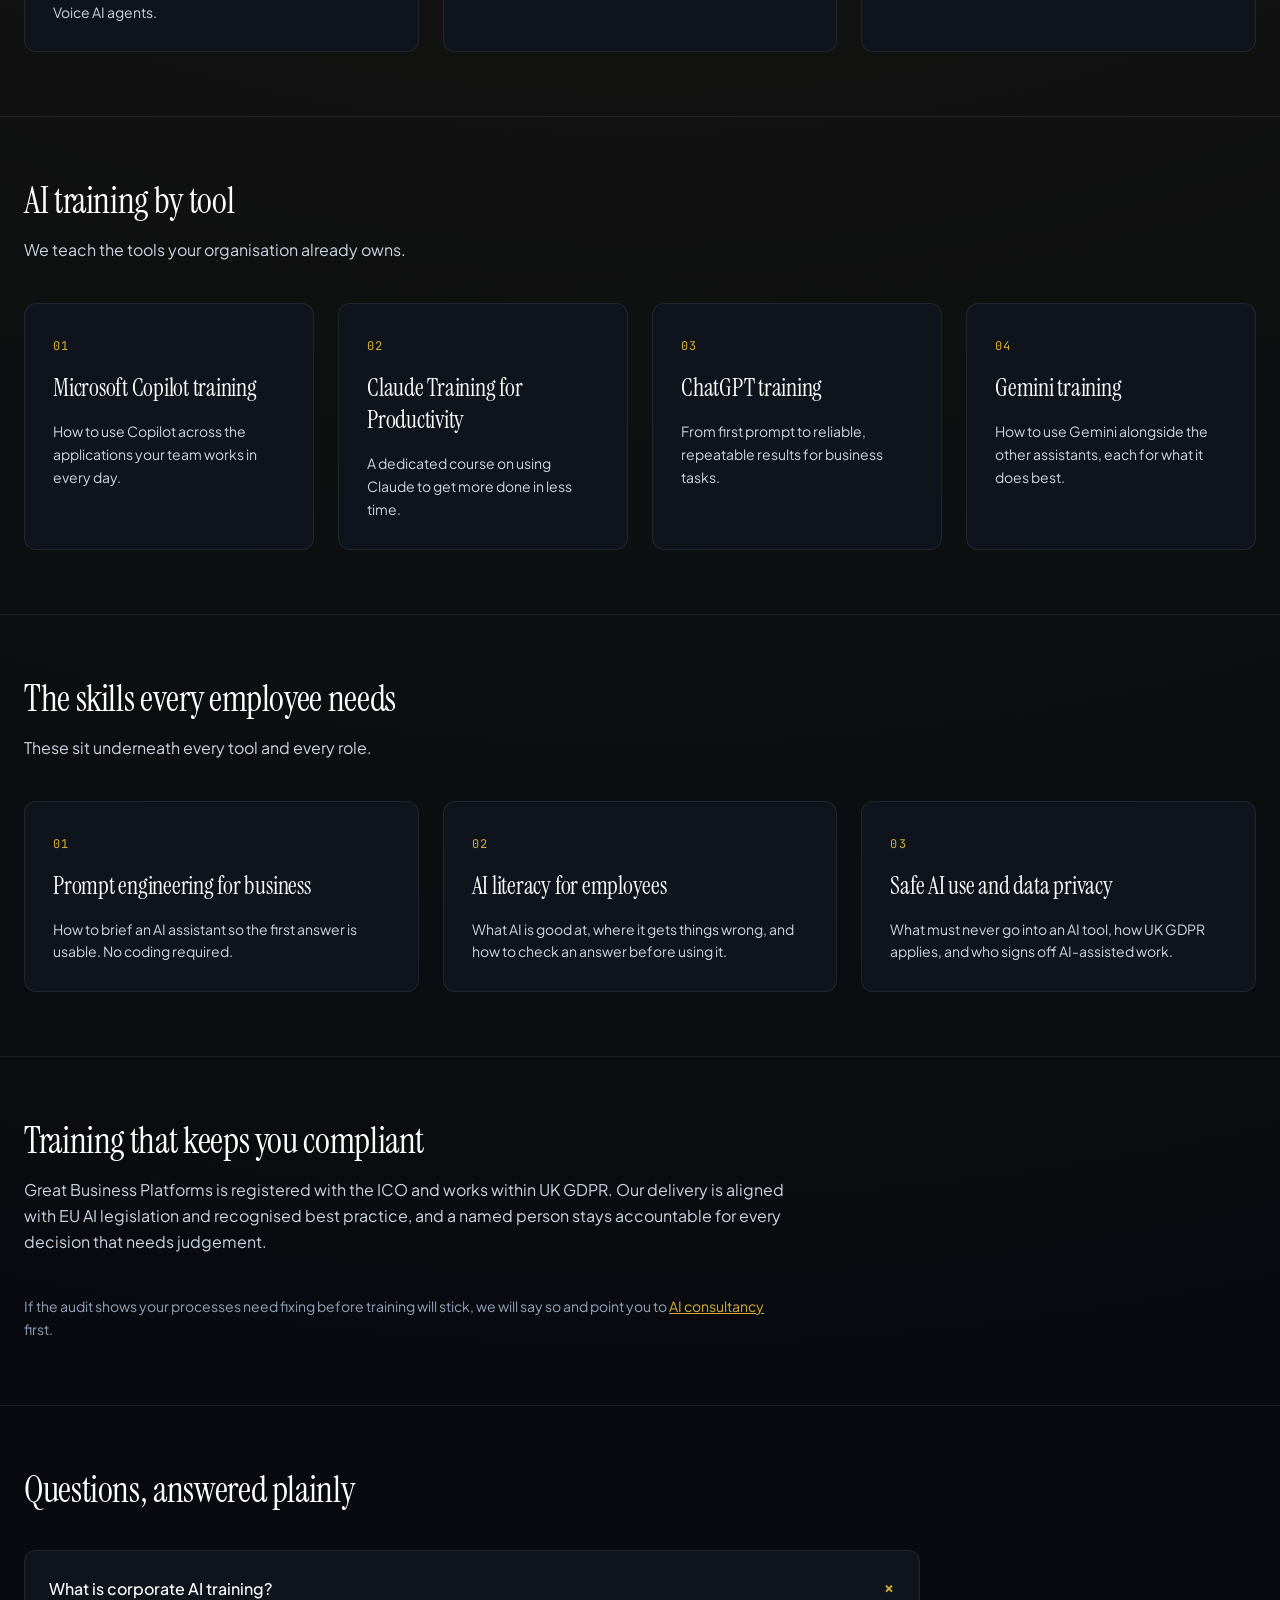
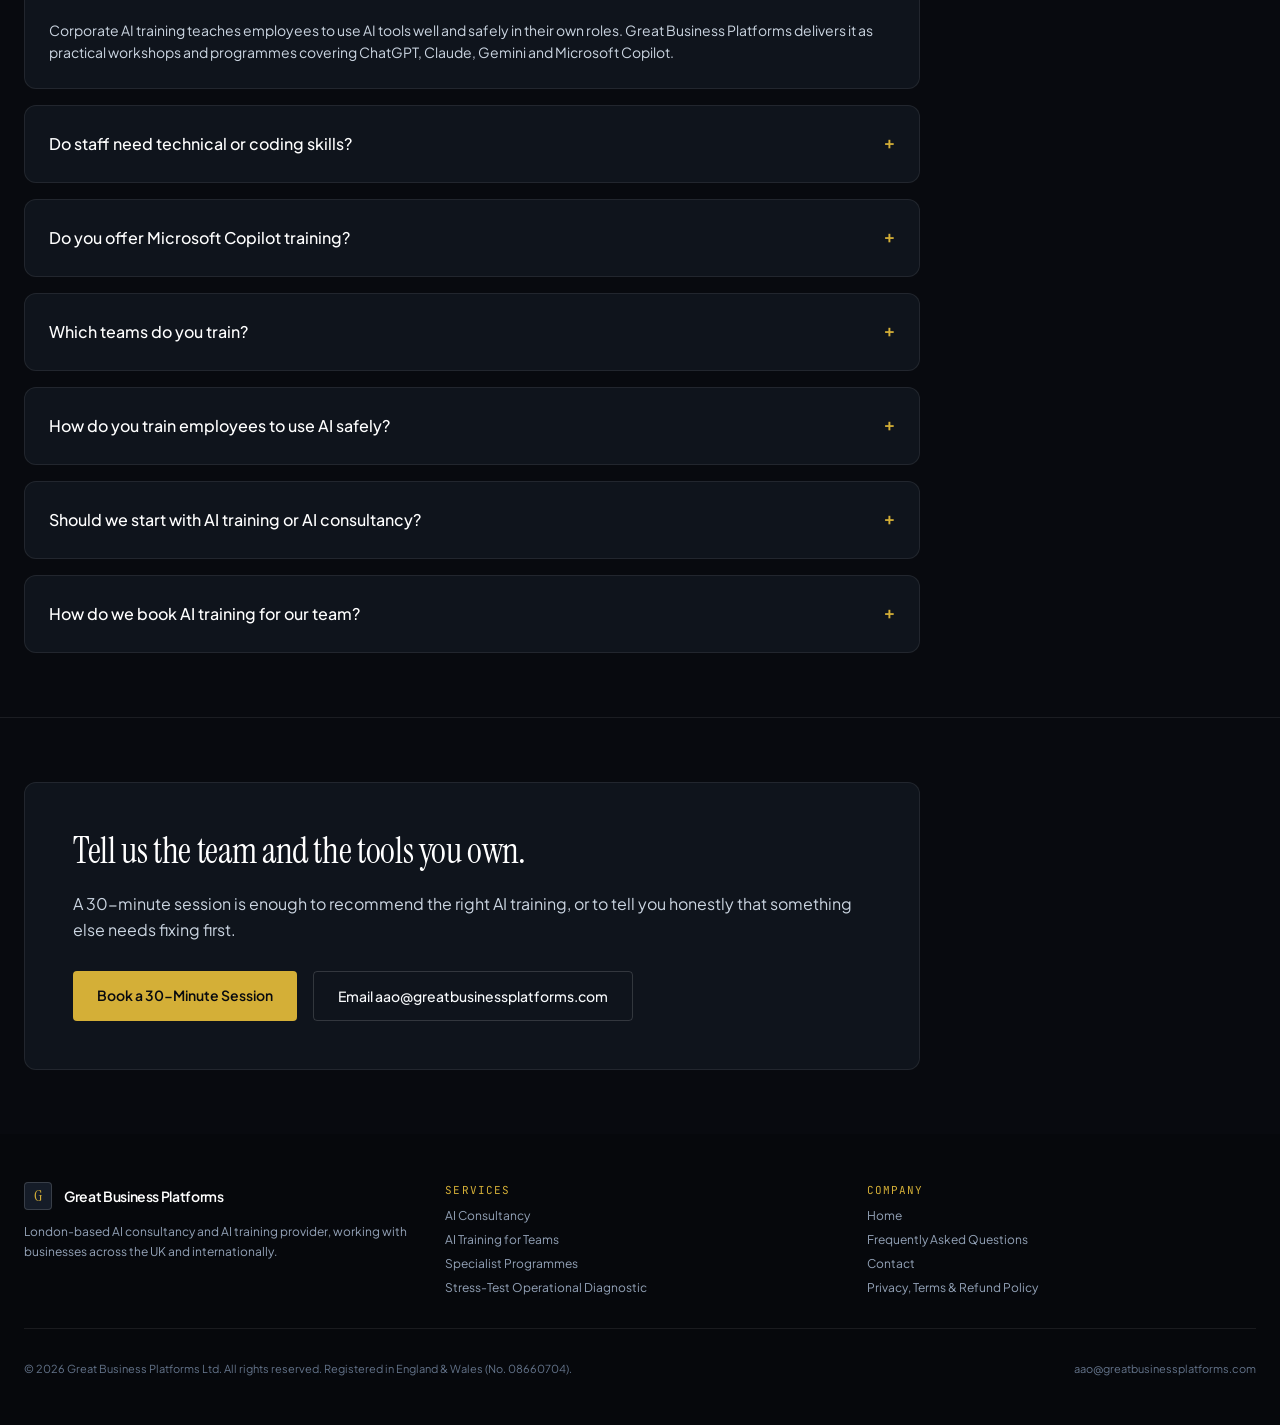
<file: ai-training/index.html>
<!DOCTYPE html>
<html lang="en-GB" class="scroll-smooth">
<head>
  <meta charset="UTF-8" />
  <meta name="viewport" content="width=device-width, initial-scale=1.0" />
  <title>AI Training for Teams UK | Great Business Platforms</title>
  <meta name="description" content="Corporate AI training across the UK. ChatGPT, Claude, Gemini and Microsoft Copilot training for marketing, HR and finance teams, with safe use built in." />
  <link rel="canonical" href="https://greatbusinessplatforms.com/ai-training/" />
  <meta name="robots" content="index, follow, max-snippet:-1, max-image-preview:large, max-video-preview:-1" />
  <meta name="theme-color" content="#080A0F" />
  <link rel="icon" href="/favicon.svg" type="image/svg+xml" />
  <link rel="icon" href="/favicon-48.png" sizes="48x48" type="image/png" />
  <link rel="apple-touch-icon" href="/apple-touch-icon.png" />
  <link rel="alternate" hreflang="en-GB" href="https://greatbusinessplatforms.com/ai-training/" />
  <link rel="alternate" hreflang="x-default" href="https://greatbusinessplatforms.com/ai-training/" />
  <meta property="og:type" content="website" />
  <meta property="og:site_name" content="Great Business Platforms" />
  <meta property="og:locale" content="en_GB" />
  <meta property="og:url" content="https://greatbusinessplatforms.com/ai-training/" />
  <meta property="og:title" content="AI Training for Teams UK | Great Business Platforms" />
  <meta property="og:description" content="Corporate AI training across the UK. ChatGPT, Claude, Gemini and Microsoft Copilot training for marketing, HR and finance teams, with safe use built in." />
  <meta property="og:image" content="https://greatbusinessplatforms.com/og-image.png" />
  <meta property="og:image:width" content="1200" />
  <meta property="og:image:height" content="630" />
  <meta name="twitter:card" content="summary_large_image" />
  <meta name="twitter:title" content="AI Training for Teams UK | Great Business Platforms" />
  <meta name="twitter:description" content="Corporate AI training across the UK. ChatGPT, Claude, Gemini and Microsoft Copilot training for marketing, HR and finance teams, with safe use built in." />
  <meta name="twitter:image" content="https://greatbusinessplatforms.com/og-image.png" />
  <link rel="preconnect" href="https://fonts.googleapis.com">
  <link rel="preconnect" href="https://fonts.gstatic.com" crossorigin>
  <link href="https://fonts.googleapis.com/css2?family=Instrument+Serif:ital@0;1&family=JetBrains+Mono:wght@400;500;600&family=Plus+Jakarta+Sans:wght@400;500;600;700&display=swap" rel="stylesheet">
  <link rel="stylesheet" href="/site.css" />
  <script type="application/ld+json">
{
  "@context": "https://schema.org",
  "@graph": [
    {
      "@type": "WebPage",
      "@id": "https://greatbusinessplatforms.com/ai-training/#webpage",
      "url": "https://greatbusinessplatforms.com/ai-training/",
      "name": "AI Training for Teams UK | Great Business Platforms",
      "description": "Corporate AI training across the UK. ChatGPT, Claude, Gemini and Microsoft Copilot training for marketing, HR and finance teams, with safe use built in.",
      "inLanguage": "en-GB",
      "isPartOf": {
        "@id": "https://greatbusinessplatforms.com/#website"
      },
      "about": {
        "@id": "https://greatbusinessplatforms.com/ai-training/#service"
      },
      "breadcrumb": {
        "@id": "https://greatbusinessplatforms.com/ai-training/#breadcrumb"
      },
      "primaryImageOfPage": "https://greatbusinessplatforms.com/og-image.png",
      "speakable": {
        "@type": "SpeakableSpecification",
        "cssSelector": [
          "h1",
          "#lead",
          "#faqs details p"
        ]
      }
    },
    {
      "@type": "BreadcrumbList",
      "@id": "https://greatbusinessplatforms.com/ai-training/#breadcrumb",
      "itemListElement": [
        {
          "@type": "ListItem",
          "position": 1,
          "name": "Home",
          "item": "https://greatbusinessplatforms.com/"
        },
        {
          "@type": "ListItem",
          "position": 2,
          "name": "AI Training",
          "item": "https://greatbusinessplatforms.com/ai-training/"
        }
      ]
    },
    {
      "@type": "Service",
      "@id": "https://greatbusinessplatforms.com/ai-training/#service",
      "name": "AI Training",
      "serviceType": "AI training",
      "description": "Corporate AI workshops and role-specific AI training: ChatGPT, Claude, Gemini and Microsoft Copilot training for marketing, HR and finance teams, Claude Training for Productivity, prompt engineering for business, AI literacy and safe AI use.",
      "url": "https://greatbusinessplatforms.com/ai-training/",
      "provider": {
        "@type": [
          "Organization",
          "ProfessionalService"
        ],
        "@id": "https://greatbusinessplatforms.com/#organization",
        "name": "Great Business Platforms",
        "url": "https://greatbusinessplatforms.com/",
        "address": {
          "@type": "PostalAddress",
          "addressLocality": "London",
          "addressCountry": "GB"
        }
      },
      "areaServed": [
        {
          "@type": "Country",
          "name": "United Kingdom"
        },
        {
          "@type": "City",
          "name": "London"
        }
      ],
      "audience": {
        "@type": "BusinessAudience",
        "audienceType": "HR directors, learning and development leads and department heads"
      }
    },
    {
      "@type": "FAQPage",
      "@id": "https://greatbusinessplatforms.com/ai-training/#faq",
      "inLanguage": "en-GB",
      "mainEntity": [
        {
          "@type": "Question",
          "name": "What is corporate AI training?",
          "acceptedAnswer": {
            "@type": "Answer",
            "text": "Corporate AI training teaches employees to use AI tools well and safely in their own roles. Great Business Platforms delivers it as practical workshops and programmes covering ChatGPT, Claude, Gemini and Microsoft Copilot."
          }
        },
        {
          "@type": "Question",
          "name": "Do staff need technical or coding skills?",
          "acceptedAnswer": {
            "@type": "Answer",
            "text": "No. Our AI training needs no coding. It is written for marketing, HR, finance and other business teams, and starts from the tasks they already do."
          }
        },
        {
          "@type": "Question",
          "name": "Do you offer Microsoft Copilot training?",
          "acceptedAnswer": {
            "@type": "Answer",
            "text": "Yes. We deliver Microsoft Copilot training for teams, alongside ChatGPT, Claude and Gemini training, including rules for using AI safely with company data."
          }
        },
        {
          "@type": "Question",
          "name": "Which teams do you train?",
          "acceptedAnswer": {
            "@type": "Answer",
            "text": "We train marketing teams, HR teams and finance teams, as well as business owners and leadership teams who want a shared standard for using AI."
          }
        },
        {
          "@type": "Question",
          "name": "How do you train employees to use AI safely?",
          "acceptedAnswer": {
            "@type": "Answer",
            "text": "Safe use is taught as a working habit. Staff learn what must never be pasted into an AI tool, how to check an answer, and who signs off AI-assisted work. We are registered with the ICO and work within UK GDPR."
          }
        },
        {
          "@type": "Question",
          "name": "Should we start with AI training or AI consultancy?",
          "acceptedAnswer": {
            "@type": "Answer",
            "text": "Start with AI training if your processes are sound and adoption is the problem. Start with AI consultancy if work depends on manual handoffs or one or two key people. We will tell you which after a short conversation."
          }
        },
        {
          "@type": "Question",
          "name": "How do we book AI training for our team?",
          "acceptedAnswer": {
            "@type": "Answer",
            "text": "Book a complimentary 30-minute session or email aao@greatbusinessplatforms.com. Tell us the team, the tools you own and the result you want, and we will recommend the right course."
          }
        }
      ]
    }
  ]
}
  </script>
  <style>
    /* ==========================================================================
       STRICT 3-TIER EXECUTIVE COLOR ARCHITECTURE (ZERO MULTI-COLOR NOISE)
       Tier 1: Deep Obsidian & Architectural Slate Surfaces
       Tier 2: High-Contrast Editorial Alabaster & Muted Slate Typography
       Tier 3: Single Unified Brand Accent (Sovereign Champagne Gold Default)
       ========================================================================== */
    :root,
    [data-theme="sovereign-gold"] {
      --bg-canvas: #080A0F;
      --bg-surface: #0F141C;
      --bg-elevated: #151C28;
      --text-primary: #F8FAFC;
      --text-secondary: #94A3B8;
      --text-muted: #64748B;
      --accent: #D4AF37;
      --accent-hover: #E5C358;
      --accent-subtle: rgba(212, 175, 55, 0.10);
      --accent-border: rgba(212, 175, 55, 0.32);
      --border-hairline: rgba(255, 255, 255, 0.08);
      --border-strong: rgba(255, 255, 255, 0.15);
    }

    [data-theme="executive-ice"] {
      --bg-canvas: #090B10;
      --bg-surface: #10141D;
      --bg-elevated: #171D29;
      --text-primary: #FFFFFF;
      --text-secondary: #94A3B8;
      --text-muted: #64748B;
      --accent: #E2E8F0;
      --accent-hover: #FFFFFF;
      --accent-subtle: rgba(226, 232, 240, 0.10);
      --accent-border: rgba(226, 232, 240, 0.32);
      --border-hairline: rgba(255, 255, 255, 0.08);
      --border-strong: rgba(255, 255, 255, 0.16);
    }

    [data-theme="velvet-green"] {
      --bg-canvas: #060D0A;
      --bg-surface: #0B1612;
      --bg-elevated: #11221C;
      --text-primary: #F8FAFC;
      --text-secondary: #94A3B8;
      --text-muted: #64748B;
      --accent: #D4AF37;
      --accent-hover: #E5C358;
      --accent-subtle: rgba(212, 175, 55, 0.10);
      --accent-border: rgba(212, 175, 55, 0.32);
      --border-hairline: rgba(255, 255, 255, 0.08);
      --border-strong: rgba(255, 255, 255, 0.15);
    }

    body {
      background-color: var(--bg-canvas);
      color: var(--text-primary);
      font-family: 'Plus Jakarta Sans', sans-serif;
      -webkit-font-smoothing: antialiased;
      overflow-x: hidden;
    }

    .editorial-serif {
      font-family: 'Instrument Serif', Georgia, serif;
      letter-spacing: -0.01em;
    }

    .surface-card {
      background-color: var(--bg-surface);
      border: 1px solid var(--border-hairline);
      transition: border-color 0.25s ease, transform 0.25s ease, background-color 0.25s ease;
    }

    .surface-card:hover {
      border-color: var(--accent-border);
    }

    .surface-elevated {
      background-color: var(--bg-elevated);
      border: 1px solid var(--border-strong);
    }

    .accent-text {
      color: var(--accent);
    }

    .accent-bg {
      background-color: var(--accent);
      color: #080A0F;
    }

    .accent-bg:hover {
      background-color: var(--accent-hover);
    }

    .accent-pill {
      background-color: var(--accent-subtle);
      color: var(--accent);
      border: 1px solid var(--accent-border);
    }

    .btn-outline {
      border: 1px solid var(--border-strong);
      color: var(--text-primary);
      background-color: transparent;
      transition: all 0.2s ease;
    }

    .btn-outline:hover {
      border-color: var(--accent);
      color: var(--accent);
      background-color: var(--accent-subtle);
    }

    .hairline-divider {
      border-color: var(--border-hairline);
    }

    /* Subtle single-tone radial ambient light */
    .ambient-spotlight {
      background: radial-gradient(circle at 50% 0%, var(--accent-subtle) 0%, transparent 68%);
    }

    /* Dropcap for HBR Editorial Essay */
    .hbr-dropcap::first-letter {
      font-family: 'Instrument Serif', Georgia, serif;
      float: left;
      font-size: 4.2rem;
      line-height: 0.82;
      padding-right: 0.75rem;
      padding-top: 0.2rem;
      color: var(--accent);
    }

    /* Active Top-Level Page View Switcher */
    .page-view {
      display: none;
      animation: fadeIn 0.28s ease-out;
    }
    .page-view.active {
      display: block;
    }

    @keyframes fadeIn {
      from { opacity: 0; transform: translateY(6px); }
      to { opacity: 1; transform: translateY(0); }
    }

    @media (max-width: 640px) {
      .hbr-dropcap::first-letter {
        font-size: 3.1rem;
      }
    }
  </style>
</head>
<body class="selection:bg-[#D4AF37] selection:text-[#080A0F]">
  <header class="sticky top-0 z-40 backdrop-blur-md bg-[#080A0F]/95 border-b hairline-divider">
    <div class="max-w-7xl mx-auto px-4 sm:px-6 min-h-20 py-3 flex items-center justify-between gap-3">
      <a href="/" class="flex items-center gap-2.5 sm:gap-3.5 group min-w-0">
        <div class="w-9 h-9 shrink-0 rounded flex items-center justify-center surface-elevated font-serif text-xl accent-text">G</div>
        <div class="min-w-0">
          <span class="block text-sm sm:text-base font-semibold tracking-tight text-white leading-tight">Great Business Platforms</span>
          <span class="hidden sm:block font-mono text-[10px] uppercase tracking-[0.2em] text-slate-400">Agentic AI &amp; Growth OS</span>
        </div>
      </a>
      <nav aria-label="Main" class="hidden lg:flex items-center gap-6 text-sm text-slate-300">
        <a href="/ai-consultancy/" class="hover:text-white transition">AI Consultancy</a>
        <a href="/ai-training/" aria-current="page" class="text-white font-medium">AI Training</a>
        <a href="/#programmes" class="hover:text-white transition">Programmes</a>
      </nav>
      <a href="/#contact-global-desks" class="px-3 sm:px-4 py-2 sm:py-2.5 rounded text-[10px] sm:text-xs font-mono uppercase tracking-wider font-semibold accent-bg transition whitespace-nowrap shrink-0">Book a Session</a>
    </div>
    <nav aria-label="Sections" class="lg:hidden border-t hairline-divider">
      <div class="max-w-7xl mx-auto px-4 py-2.5 flex items-center gap-5 text-xs text-slate-300">
        <a href="/ai-consultancy/" class="hover:text-white transition">AI Consultancy</a>
        <a href="/ai-training/" aria-current="page" class="text-white font-medium">AI Training</a>
        <a href="/#programmes" class="hover:text-white transition">Programmes</a>
      </div>
    </nav>
  </header>
  <main class="ambient-spotlight">
      <section class="max-w-7xl mx-auto px-6 pt-12 pb-16 lg:pt-16 lg:pb-20 border-b hairline-divider">
        <nav aria-label="Breadcrumb" class="flex items-center gap-2 font-mono text-xs uppercase tracking-widest text-slate-400 mb-10">
          <a href="/" class="hover:text-white transition">Home</a><span>/</span><span class="accent-text">AI Training</span>
        </nav>
        <div class="max-w-4xl space-y-7">
          <div class="inline-flex items-center gap-2.5 px-3.5 py-1.5 rounded-full text-xs font-mono uppercase tracking-widest accent-pill"><span>AI Training / Corporate Workshops</span></div>
          <h1 class="editorial-serif text-4xl sm:text-6xl leading-[1.06] text-white font-normal">AI Training for Teams: <span class="italic accent-text">Practical, Role-Specific and Safe.</span></h1>
          <p id="lead" class="text-lg sm:text-xl text-slate-300 leading-relaxed max-w-3xl">Great Business Platforms delivers corporate AI training across the UK. Your people learn to use ChatGPT, Claude, Gemini and Microsoft Copilot in the work they already do, with clear rules for safe use.</p>
          <p class="text-base text-slate-400 leading-relaxed max-w-3xl">Most organisations have bought the tools. Fewer have seen the benefit. Our AI training is built for HR directors, learning and development leads and department heads who want staff to use AI well, every day, without putting company data at risk.</p>
          <div class="flex flex-col sm:flex-row sm:flex-wrap items-stretch sm:items-center gap-3 sm:gap-4 pt-2">
            <a href="/#contact-global-desks" class="px-6 py-3.5 rounded text-sm font-semibold accent-bg transition text-center">Book a 30-Minute Session</a>
            <a href="/ai-consultancy/" class="px-6 py-3.5 rounded text-sm font-medium btn-outline text-center">Need It Built For You Instead?</a>
          </div>
        </div>
      </section>
      <section class="max-w-7xl mx-auto px-6 py-16 border-b hairline-divider">
        <div class="max-w-3xl space-y-4 mb-10">
          <h2 class="editorial-serif text-3xl sm:text-4xl text-white leading-tight">Three signs your team needs AI training</h2>
          <p class="text-base text-slate-300 leading-relaxed">If any of these sound familiar, the tools are not the problem.</p>
        </div>
        <div class="grid sm:grid-cols-2 lg:grid-cols-3 gap-6">
          <div class="surface-card rounded-xl p-7 space-y-4">
            <span class="font-mono text-xs uppercase tracking-widest accent-text">01</span>
            <h3 class="editorial-serif text-2xl text-white">Licences paid for, barely used</h3>
            <p class="text-sm text-slate-300 leading-relaxed">A handful of people use AI daily. Everyone else opened it once. Adoption needs training that starts from real tasks.</p>
          </div>
          <div class="surface-card rounded-xl p-7 space-y-4">
            <span class="font-mono text-xs uppercase tracking-widest accent-text">02</span>
            <h3 class="editorial-serif text-2xl text-white">Output that sounds generic</h3>
            <p class="text-sm text-slate-300 leading-relaxed">Staff have tried ChatGPT and the results feel flat. Prompt engineering for business fixes that, and it is a skill anyone can learn.</p>
          </div>
          <div class="surface-card rounded-xl p-7 space-y-4">
            <span class="font-mono text-xs uppercase tracking-widest accent-text">03</span>
            <h3 class="editorial-serif text-2xl text-white">Nobody is sure what is allowed</h3>
            <p class="text-sm text-slate-300 leading-relaxed">People paste in whatever is in front of them, or avoid AI altogether. Both are costly. Clear rules remove the fear and the risk.</p>
          </div>
        </div>
      </section>
      <section id="by-team" class="max-w-7xl mx-auto px-6 py-16 border-b hairline-divider">
        <div class="max-w-3xl space-y-4 mb-10">
          <h2 class="editorial-serif text-3xl sm:text-4xl text-white leading-tight">AI training by team</h2>
          <p class="text-base text-slate-300 leading-relaxed">Teams rarely want AI theory. They want to know how it helps with their own work.</p>
        </div>
        <div class="grid sm:grid-cols-2 lg:grid-cols-3 gap-6">
          <div class="surface-card rounded-xl p-7 space-y-4">
            <span class="font-mono text-xs uppercase tracking-widest accent-text">01</span>
            <h3 class="editorial-serif text-2xl text-white">AI training for marketing teams</h3>
            <p class="text-sm text-slate-300 leading-relaxed">Super Productivity in Marketing with AI is a seven-module programme covering research, copy, video and campaigns with ChatGPT, Claude, Gemini and Voice AI agents.</p>
          </div>
          <div class="surface-card rounded-xl p-7 space-y-4">
            <span class="font-mono text-xs uppercase tracking-widest accent-text">02</span>
            <h3 class="editorial-serif text-2xl text-white">AI training for HR teams</h3>
            <p class="text-sm text-slate-300 leading-relaxed">Practical use of AI in everyday HR work, with particular care over personal data and the decisions that must stay with a person.</p>
          </div>
          <div class="surface-card rounded-xl p-7 space-y-4">
            <span class="font-mono text-xs uppercase tracking-widest accent-text">03</span>
            <h3 class="editorial-serif text-2xl text-white">AI training for finance teams</h3>
            <p class="text-sm text-slate-300 leading-relaxed">Practical use of AI for the routine work of a finance team, with the checks needed before any figure is relied on.</p>
          </div>
        </div>
      </section>
      <section id="by-tool" class="max-w-7xl mx-auto px-6 py-16 border-b hairline-divider">
        <div class="max-w-3xl space-y-4 mb-10">
          <h2 class="editorial-serif text-3xl sm:text-4xl text-white leading-tight">AI training by tool</h2>
          <p class="text-base text-slate-300 leading-relaxed">We teach the tools your organisation already owns.</p>
        </div>
        <div class="grid sm:grid-cols-2 lg:grid-cols-4 gap-6">
          <div class="surface-card rounded-xl p-7 space-y-4">
            <span class="font-mono text-xs uppercase tracking-widest accent-text">01</span>
            <h3 class="editorial-serif text-2xl text-white">Microsoft Copilot training</h3>
            <p class="text-sm text-slate-300 leading-relaxed">How to use Copilot across the applications your team works in every day.</p>
          </div>
          <div class="surface-card rounded-xl p-7 space-y-4">
            <span class="font-mono text-xs uppercase tracking-widest accent-text">02</span>
            <h3 class="editorial-serif text-2xl text-white">Claude Training for Productivity</h3>
            <p class="text-sm text-slate-300 leading-relaxed">A dedicated course on using Claude to get more done in less time.</p>
          </div>
          <div class="surface-card rounded-xl p-7 space-y-4">
            <span class="font-mono text-xs uppercase tracking-widest accent-text">03</span>
            <h3 class="editorial-serif text-2xl text-white">ChatGPT training</h3>
            <p class="text-sm text-slate-300 leading-relaxed">From first prompt to reliable, repeatable results for business tasks.</p>
          </div>
          <div class="surface-card rounded-xl p-7 space-y-4">
            <span class="font-mono text-xs uppercase tracking-widest accent-text">04</span>
            <h3 class="editorial-serif text-2xl text-white">Gemini training</h3>
            <p class="text-sm text-slate-300 leading-relaxed">How to use Gemini alongside the other assistants, each for what it does best.</p>
          </div>
        </div>
      </section>
      <section id="skills" class="max-w-7xl mx-auto px-6 py-16 border-b hairline-divider">
        <div class="max-w-3xl space-y-4 mb-10">
          <h2 class="editorial-serif text-3xl sm:text-4xl text-white leading-tight">The skills every employee needs</h2>
          <p class="text-base text-slate-300 leading-relaxed">These sit underneath every tool and every role.</p>
        </div>
        <div class="grid sm:grid-cols-2 lg:grid-cols-3 gap-6">
          <div class="surface-card rounded-xl p-7 space-y-4">
            <span class="font-mono text-xs uppercase tracking-widest accent-text">01</span>
            <h3 class="editorial-serif text-2xl text-white">Prompt engineering for business</h3>
            <p class="text-sm text-slate-300 leading-relaxed">How to brief an AI assistant so the first answer is usable. No coding required.</p>
          </div>
          <div class="surface-card rounded-xl p-7 space-y-4">
            <span class="font-mono text-xs uppercase tracking-widest accent-text">02</span>
            <h3 class="editorial-serif text-2xl text-white">AI literacy for employees</h3>
            <p class="text-sm text-slate-300 leading-relaxed">What AI is good at, where it gets things wrong, and how to check an answer before using it.</p>
          </div>
          <div class="surface-card rounded-xl p-7 space-y-4">
            <span class="font-mono text-xs uppercase tracking-widest accent-text">03</span>
            <h3 class="editorial-serif text-2xl text-white">Safe AI use and data privacy</h3>
            <p class="text-sm text-slate-300 leading-relaxed">What must never go into an AI tool, how UK GDPR applies, and who signs off AI-assisted work.</p>
          </div>
        </div>
      </section>
      <section id="governance" class="max-w-7xl mx-auto px-6 py-16 border-b hairline-divider">
        <div class="max-w-3xl space-y-4 mb-10">
          <h2 class="editorial-serif text-3xl sm:text-4xl text-white leading-tight">Training that keeps you compliant</h2>
          <p class="text-base text-slate-300 leading-relaxed">Great Business Platforms is registered with the ICO and works within UK GDPR. Our delivery is aligned with EU AI legislation and recognised best practice, and a named person stays accountable for every decision that needs judgement.</p>
        </div>
        <p class="text-sm text-slate-400 leading-relaxed max-w-3xl">If the audit shows your processes need fixing before training will stick, we will say so and point you to <a href="/ai-consultancy/" class="accent-text underline">AI consultancy</a> first.</p>
      </section>
      <section id="faqs" class="max-w-7xl mx-auto px-6 py-16 border-b hairline-divider">
        <div class="max-w-3xl space-y-4 mb-10">
          <h2 class="editorial-serif text-3xl sm:text-4xl text-white leading-tight">Questions, answered plainly</h2>
        </div>
        <div class="space-y-4 max-w-4xl">
          <details class="surface-card rounded-xl p-6 group" open>
            <summary class="flex items-center justify-between cursor-pointer list-none font-medium text-base text-white">
              <span>What is corporate AI training?</span>
              <span class="accent-text font-mono text-lg group-open:rotate-45 transition-transform">+</span>
            </summary>
            <p class="mt-4 text-sm text-slate-300 leading-relaxed">Corporate AI training teaches employees to use AI tools well and safely in their own roles. Great Business Platforms delivers it as practical workshops and programmes covering ChatGPT, Claude, Gemini and Microsoft Copilot.</p>
          </details>
          <details class="surface-card rounded-xl p-6 group">
            <summary class="flex items-center justify-between cursor-pointer list-none font-medium text-base text-white">
              <span>Do staff need technical or coding skills?</span>
              <span class="accent-text font-mono text-lg group-open:rotate-45 transition-transform">+</span>
            </summary>
            <p class="mt-4 text-sm text-slate-300 leading-relaxed">No. Our AI training needs no coding. It is written for marketing, HR, finance and other business teams, and starts from the tasks they already do.</p>
          </details>
          <details class="surface-card rounded-xl p-6 group">
            <summary class="flex items-center justify-between cursor-pointer list-none font-medium text-base text-white">
              <span>Do you offer Microsoft Copilot training?</span>
              <span class="accent-text font-mono text-lg group-open:rotate-45 transition-transform">+</span>
            </summary>
            <p class="mt-4 text-sm text-slate-300 leading-relaxed">Yes. We deliver Microsoft Copilot training for teams, alongside ChatGPT, Claude and Gemini training, including rules for using AI safely with company data.</p>
          </details>
          <details class="surface-card rounded-xl p-6 group">
            <summary class="flex items-center justify-between cursor-pointer list-none font-medium text-base text-white">
              <span>Which teams do you train?</span>
              <span class="accent-text font-mono text-lg group-open:rotate-45 transition-transform">+</span>
            </summary>
            <p class="mt-4 text-sm text-slate-300 leading-relaxed">We train marketing teams, HR teams and finance teams, as well as business owners and leadership teams who want a shared standard for using AI.</p>
          </details>
          <details class="surface-card rounded-xl p-6 group">
            <summary class="flex items-center justify-between cursor-pointer list-none font-medium text-base text-white">
              <span>How do you train employees to use AI safely?</span>
              <span class="accent-text font-mono text-lg group-open:rotate-45 transition-transform">+</span>
            </summary>
            <p class="mt-4 text-sm text-slate-300 leading-relaxed">Safe use is taught as a working habit. Staff learn what must never be pasted into an AI tool, how to check an answer, and who signs off AI-assisted work. We are registered with the ICO and work within UK GDPR.</p>
          </details>
          <details class="surface-card rounded-xl p-6 group">
            <summary class="flex items-center justify-between cursor-pointer list-none font-medium text-base text-white">
              <span>Should we start with AI training or AI consultancy?</span>
              <span class="accent-text font-mono text-lg group-open:rotate-45 transition-transform">+</span>
            </summary>
            <p class="mt-4 text-sm text-slate-300 leading-relaxed">Start with AI training if your processes are sound and adoption is the problem. Start with AI consultancy if work depends on manual handoffs or one or two key people. We will tell you which after a short conversation.</p>
          </details>
          <details class="surface-card rounded-xl p-6 group">
            <summary class="flex items-center justify-between cursor-pointer list-none font-medium text-base text-white">
              <span>How do we book AI training for our team?</span>
              <span class="accent-text font-mono text-lg group-open:rotate-45 transition-transform">+</span>
            </summary>
            <p class="mt-4 text-sm text-slate-300 leading-relaxed">Book a complimentary 30-minute session or email aao@greatbusinessplatforms.com. Tell us the team, the tools you own and the result you want, and we will recommend the right course.</p>
          </details>
        </div>
      </section>

      <section class="max-w-7xl mx-auto px-6 py-16">
        <div class="surface-card rounded-xl p-8 sm:p-12 max-w-4xl space-y-5">
          <h2 class="editorial-serif text-3xl sm:text-4xl text-white leading-tight">Tell us the team and the tools you own.</h2>
          <p class="text-base text-slate-300 leading-relaxed">A 30-minute session is enough to recommend the right AI training, or to tell you honestly that something else needs fixing first.</p>
          <div class="flex flex-col sm:flex-row gap-3 sm:gap-4 pt-2">
            <a href="/#contact-global-desks" class="px-6 py-3.5 rounded text-sm font-semibold accent-bg transition text-center">Book a 30-Minute Session</a>
            <a href="mailto:aao@greatbusinessplatforms.com" class="px-6 py-3.5 rounded text-sm font-medium btn-outline text-center">Email aao@greatbusinessplatforms.com</a>
          </div>
        </div>
      </section>
  </main>
  <footer class="bg-[#06080C] text-slate-400 text-xs">
    <div class="max-w-7xl mx-auto px-6 py-12 space-y-8">
      <div class="grid sm:grid-cols-3 gap-8 border-b hairline-divider pb-8">
        <div class="space-y-3">
          <div class="flex items-center gap-3">
            <div class="w-7 h-7 rounded flex items-center justify-center surface-elevated font-serif text-base accent-text">G</div>
            <span class="text-white font-semibold tracking-tight text-sm">Great Business Platforms</span>
          </div>
          <p class="leading-relaxed text-slate-400">London-based AI consultancy and AI training provider, working with businesses across the UK and internationally.</p>
        </div>
        <div class="space-y-2.5">
          <div class="font-mono text-[11px] uppercase tracking-widest accent-text">Services</div>
          <ul class="space-y-2">
            <li><a href="/ai-consultancy/" class="hover:text-white transition">AI Consultancy</a></li>
            <li><a href="/ai-training/" class="hover:text-white transition">AI Training for Teams</a></li>
            <li><a href="/#programmes" class="hover:text-white transition">Specialist Programmes</a></li>
            <li><a href="/ai-consultancy/#stress-test-diagnostic" class="hover:text-white transition">Stress-Test Operational Diagnostic</a></li>
          </ul>
        </div>
        <div class="space-y-2.5">
          <div class="font-mono text-[11px] uppercase tracking-widest accent-text">Company</div>
          <ul class="space-y-2">
            <li><a href="/" class="hover:text-white transition">Home</a></li>
            <li><a href="/#faqs" class="hover:text-white transition">Frequently Asked Questions</a></li>
            <li><a href="/#contact-global-desks" class="hover:text-white transition">Contact</a></li>
            <li><a href="/legal/" class="hover:text-white transition">Privacy, Terms &amp; Refund Policy</a></li>
          </ul>
        </div>
      </div>
      <div class="flex flex-col sm:flex-row items-center justify-between gap-4 text-[11px] text-slate-500 text-center sm:text-left">
        <div>&copy; 2026 Great Business Platforms Ltd. All rights reserved. Registered in England &amp; Wales (No. 08660704).</div>
        <a href="mailto:aao@greatbusinessplatforms.com" class="hover:text-slate-300 transition break-all">aao@greatbusinessplatforms.com</a>
      </div>
    </div>
  </footer>
</body>
</html>
</file>
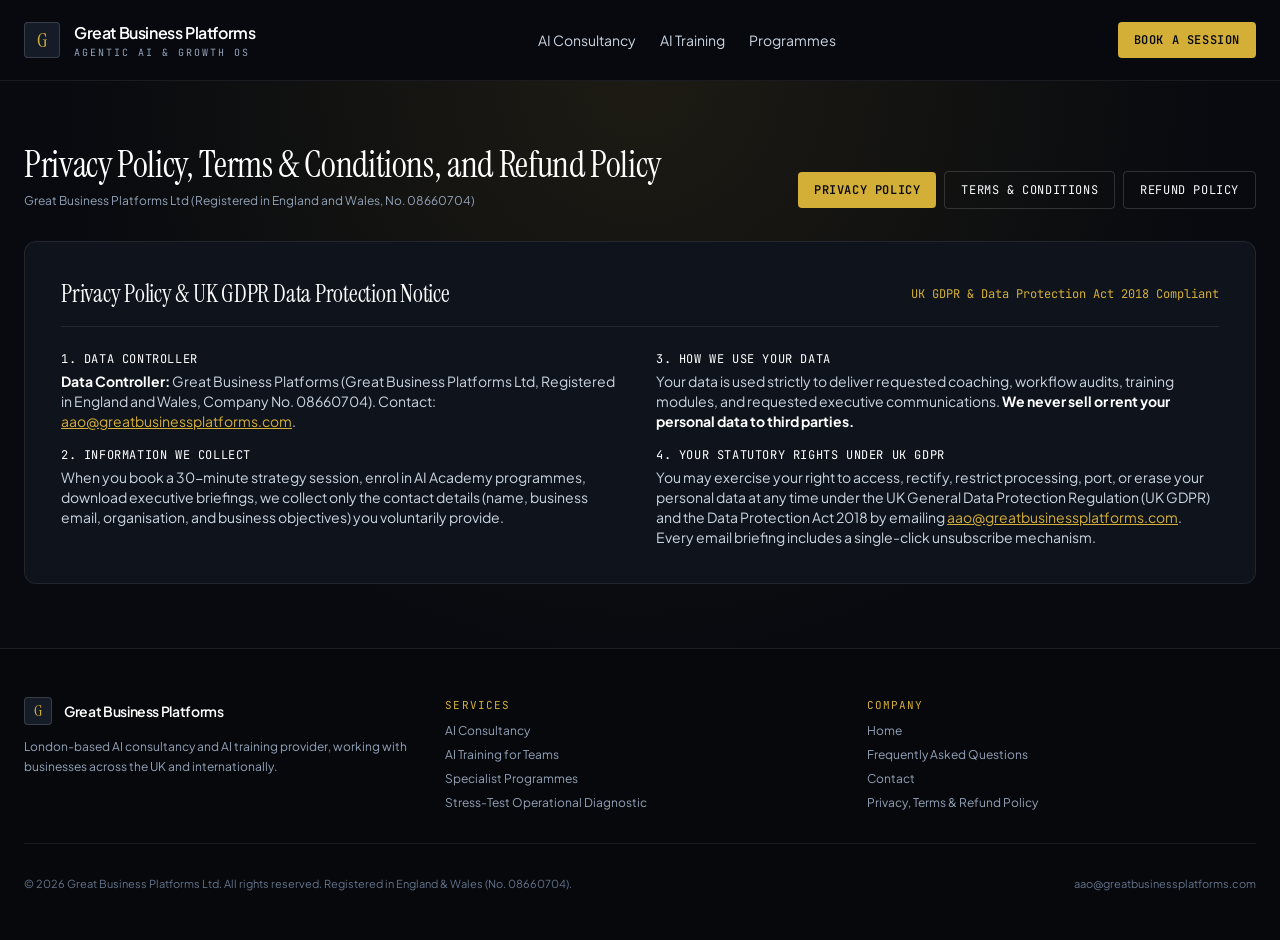
<file: legal/index.html>
<!DOCTYPE html>
<html lang="en-GB" class="scroll-smooth">
<head>
  <meta charset="UTF-8" />
  <meta name="viewport" content="width=device-width, initial-scale=1.0" />
  <title>Privacy Policy, Terms and Refund Policy | Great Business Platforms</title>
  <meta name="description" content="Privacy policy and UK GDPR notice, terms and conditions, and refund policy for Great Business Platforms Ltd, registered in England and Wales, No. 08660704." />
  <link rel="canonical" href="https://greatbusinessplatforms.com/legal/" />
  <meta name="robots" content="index, follow, max-snippet:-1, max-image-preview:large, max-video-preview:-1" />
  <meta name="theme-color" content="#080A0F" />
  <link rel="icon" href="/favicon.svg" type="image/svg+xml" />
  <link rel="icon" href="/favicon-48.png" sizes="48x48" type="image/png" />
  <link rel="apple-touch-icon" href="/apple-touch-icon.png" />
  <link rel="alternate" hreflang="en-GB" href="https://greatbusinessplatforms.com/legal/" />
  <link rel="alternate" hreflang="x-default" href="https://greatbusinessplatforms.com/legal/" />
  <meta property="og:type" content="website" />
  <meta property="og:site_name" content="Great Business Platforms" />
  <meta property="og:locale" content="en_GB" />
  <meta property="og:url" content="https://greatbusinessplatforms.com/legal/" />
  <meta property="og:title" content="Privacy Policy, Terms and Refund Policy | Great Business Platforms" />
  <meta property="og:description" content="Privacy policy and UK GDPR notice, terms and conditions, and refund policy for Great Business Platforms Ltd, registered in England and Wales, No. 08660704." />
  <meta property="og:image" content="https://greatbusinessplatforms.com/og-image.png" />
  <meta property="og:image:width" content="1200" />
  <meta property="og:image:height" content="630" />
  <meta name="twitter:card" content="summary_large_image" />
  <meta name="twitter:title" content="Privacy Policy, Terms and Refund Policy | Great Business Platforms" />
  <meta name="twitter:description" content="Privacy policy and UK GDPR notice, terms and conditions, and refund policy for Great Business Platforms Ltd, registered in England and Wales, No. 08660704." />
  <meta name="twitter:image" content="https://greatbusinessplatforms.com/og-image.png" />
  <link rel="preconnect" href="https://fonts.googleapis.com">
  <link rel="preconnect" href="https://fonts.gstatic.com" crossorigin>
  <link href="https://fonts.googleapis.com/css2?family=Instrument+Serif:ital@0;1&family=JetBrains+Mono:wght@400;500;600&family=Plus+Jakarta+Sans:wght@400;500;600;700&display=swap" rel="stylesheet">
  <link rel="stylesheet" href="/site.css" />
  <style>
    /* ==========================================================================
       STRICT 3-TIER EXECUTIVE COLOR ARCHITECTURE (ZERO MULTI-COLOR NOISE)
       Tier 1: Deep Obsidian & Architectural Slate Surfaces
       Tier 2: High-Contrast Editorial Alabaster & Muted Slate Typography
       Tier 3: Single Unified Brand Accent (Sovereign Champagne Gold Default)
       ========================================================================== */
    :root,
    [data-theme="sovereign-gold"] {
      --bg-canvas: #080A0F;
      --bg-surface: #0F141C;
      --bg-elevated: #151C28;
      --text-primary: #F8FAFC;
      --text-secondary: #94A3B8;
      --text-muted: #64748B;
      --accent: #D4AF37;
      --accent-hover: #E5C358;
      --accent-subtle: rgba(212, 175, 55, 0.10);
      --accent-border: rgba(212, 175, 55, 0.32);
      --border-hairline: rgba(255, 255, 255, 0.08);
      --border-strong: rgba(255, 255, 255, 0.15);
    }

    [data-theme="executive-ice"] {
      --bg-canvas: #090B10;
      --bg-surface: #10141D;
      --bg-elevated: #171D29;
      --text-primary: #FFFFFF;
      --text-secondary: #94A3B8;
      --text-muted: #64748B;
      --accent: #E2E8F0;
      --accent-hover: #FFFFFF;
      --accent-subtle: rgba(226, 232, 240, 0.10);
      --accent-border: rgba(226, 232, 240, 0.32);
      --border-hairline: rgba(255, 255, 255, 0.08);
      --border-strong: rgba(255, 255, 255, 0.16);
    }

    [data-theme="velvet-green"] {
      --bg-canvas: #060D0A;
      --bg-surface: #0B1612;
      --bg-elevated: #11221C;
      --text-primary: #F8FAFC;
      --text-secondary: #94A3B8;
      --text-muted: #64748B;
      --accent: #D4AF37;
      --accent-hover: #E5C358;
      --accent-subtle: rgba(212, 175, 55, 0.10);
      --accent-border: rgba(212, 175, 55, 0.32);
      --border-hairline: rgba(255, 255, 255, 0.08);
      --border-strong: rgba(255, 255, 255, 0.15);
    }

    body {
      background-color: var(--bg-canvas);
      color: var(--text-primary);
      font-family: 'Plus Jakarta Sans', sans-serif;
      -webkit-font-smoothing: antialiased;
      overflow-x: hidden;
    }

    .editorial-serif {
      font-family: 'Instrument Serif', Georgia, serif;
      letter-spacing: -0.01em;
    }

    .surface-card {
      background-color: var(--bg-surface);
      border: 1px solid var(--border-hairline);
      transition: border-color 0.25s ease, transform 0.25s ease, background-color 0.25s ease;
    }

    .surface-card:hover {
      border-color: var(--accent-border);
    }

    .surface-elevated {
      background-color: var(--bg-elevated);
      border: 1px solid var(--border-strong);
    }

    .accent-text {
      color: var(--accent);
    }

    .accent-bg {
      background-color: var(--accent);
      color: #080A0F;
    }

    .accent-bg:hover {
      background-color: var(--accent-hover);
    }

    .accent-pill {
      background-color: var(--accent-subtle);
      color: var(--accent);
      border: 1px solid var(--accent-border);
    }

    .btn-outline {
      border: 1px solid var(--border-strong);
      color: var(--text-primary);
      background-color: transparent;
      transition: all 0.2s ease;
    }

    .btn-outline:hover {
      border-color: var(--accent);
      color: var(--accent);
      background-color: var(--accent-subtle);
    }

    .hairline-divider {
      border-color: var(--border-hairline);
    }

    /* Subtle single-tone radial ambient light */
    .ambient-spotlight {
      background: radial-gradient(circle at 50% 0%, var(--accent-subtle) 0%, transparent 68%);
    }

    /* Dropcap for HBR Editorial Essay */
    .hbr-dropcap::first-letter {
      font-family: 'Instrument Serif', Georgia, serif;
      float: left;
      font-size: 4.2rem;
      line-height: 0.82;
      padding-right: 0.75rem;
      padding-top: 0.2rem;
      color: var(--accent);
    }

    /* Active Top-Level Page View Switcher */
    .page-view {
      display: none;
      animation: fadeIn 0.28s ease-out;
    }
    .page-view.active {
      display: block;
    }

    @keyframes fadeIn {
      from { opacity: 0; transform: translateY(6px); }
      to { opacity: 1; transform: translateY(0); }
    }

    @media (max-width: 640px) {
      .hbr-dropcap::first-letter {
        font-size: 3.1rem;
      }
    }
  </style>
</head>
<body class="selection:bg-[#D4AF37] selection:text-[#080A0F]">
  <header class="sticky top-0 z-40 backdrop-blur-md bg-[#080A0F]/95 border-b hairline-divider">
    <div class="max-w-7xl mx-auto px-4 sm:px-6 min-h-20 py-3 flex items-center justify-between gap-3">
      <a href="/" class="flex items-center gap-2.5 sm:gap-3.5 group min-w-0">
        <div class="w-9 h-9 shrink-0 rounded flex items-center justify-center surface-elevated font-serif text-xl accent-text">G</div>
        <div class="min-w-0">
          <span class="block text-sm sm:text-base font-semibold tracking-tight text-white leading-tight">Great Business Platforms</span>
          <span class="hidden sm:block font-mono text-[10px] uppercase tracking-[0.2em] text-slate-400">Agentic AI &amp; Growth OS</span>
        </div>
      </a>
      <nav aria-label="Main" class="hidden lg:flex items-center gap-6 text-sm text-slate-300">
        <a href="/ai-consultancy/" class="hover:text-white transition">AI Consultancy</a>
        <a href="/ai-training/" class="hover:text-white transition">AI Training</a>
        <a href="/#programmes" class="hover:text-white transition">Programmes</a>
      </nav>
      <a href="/#contact-global-desks" class="px-3 sm:px-4 py-2 sm:py-2.5 rounded text-[10px] sm:text-xs font-mono uppercase tracking-wider font-semibold accent-bg transition whitespace-nowrap shrink-0">Book a Session</a>
    </div>
    <nav aria-label="Sections" class="lg:hidden border-t hairline-divider">
      <div class="max-w-7xl mx-auto px-4 py-2.5 flex items-center gap-5 text-xs text-slate-300">
        <a href="/ai-consultancy/" class="hover:text-white transition">AI Consultancy</a>
        <a href="/ai-training/" class="hover:text-white transition">AI Training</a>
        <a href="/#programmes" class="hover:text-white transition">Programmes</a>
      </div>
    </nav>
  </header>
  <main class="ambient-spotlight">
  <!-- ==========================================================================
       2. FRONT-PAGE BOTTOM LEGAL & GOVERNANCE HUB:
          PRIVACY TAB | TERMS & CONDITIONS TAB | REFUND POLICY TAB
          (Contains the verbatim original website governance content + full policies)
       ========================================================================== -->
  <section id="legal-governance-footer" class="max-w-7xl mx-auto px-6 py-16 border-b hairline-divider">
    <div class="flex flex-col md:flex-row md:items-end justify-between gap-6 mb-8">
      <div class="space-y-2">
        <h1 class="editorial-serif text-3xl sm:text-4xl text-white">
          Privacy Policy, Terms &amp; Conditions, and Refund Policy
        </h1>
        <p class="text-xs text-slate-400">
          Great Business Platforms Ltd (Registered in England and Wales, No. 08660704)
        </p>
      </div>

      <!-- Legal Tabs Switcher -->
      <div class="flex flex-wrap items-center gap-2" role="tablist">
        <button id="tab-btn-privacy" onclick="switchLegalTab('privacy')" class="px-4 py-2.5 rounded text-xs font-mono uppercase tracking-wider accent-bg font-semibold transition">
          Privacy Policy
        </button>
        <button id="tab-btn-terms" onclick="switchLegalTab('terms')" class="px-4 py-2.5 rounded text-xs font-mono uppercase tracking-wider btn-outline transition">
          Terms &amp; Conditions
        </button>
        <button id="tab-btn-refund" onclick="switchLegalTab('refund')" class="px-4 py-2.5 rounded text-xs font-mono uppercase tracking-wider btn-outline transition">
          Refund Policy
        </button>
      </div>
    </div>

    <!-- TAB 1: PRIVACY POLICY (Original Website Verbatim Content + UK GDPR Framework) -->
    <div id="legal-panel-privacy" class="surface-card rounded-xl p-7 sm:p-9 space-y-6">
      <div class="flex flex-wrap items-center justify-between gap-2 border-b hairline-divider pb-4">
        <h3 class="editorial-serif text-2xl text-white">Privacy Policy &amp; UK GDPR Data Protection Notice</h3>
        <span class="font-mono text-xs accent-text">UK GDPR &amp; Data Protection Act 2018 Compliant</span>
      </div>

      <div class="grid md:grid-cols-2 gap-8 text-xs sm:text-sm text-slate-300 leading-relaxed">
        <div class="space-y-4">
          <div>
            <h4 class="font-mono text-xs uppercase tracking-wider text-white mb-1">1. Data Controller</h4>
            <p>
              <strong class="text-white">Data Controller:</strong> Great Business Platforms (Great Business Platforms Ltd, Registered in England and Wales, Company No. 08660704). Contact: <a href="mailto:aao@greatbusinessplatforms.com" class="accent-text underline">aao@greatbusinessplatforms.com</a>.
            </p>
          </div>

          <div>
            <h4 class="font-mono text-xs uppercase tracking-wider text-white mb-1">2. Information We Collect</h4>
            <p>
              When you book a 30-minute strategy session, enrol in AI Academy programmes, download executive briefings, we collect only the contact details (name, business email, organisation, and business objectives) you voluntarily provide.
            </p>
          </div>
        </div>

        <div class="space-y-4">
          <div>
            <h4 class="font-mono text-xs uppercase tracking-wider text-white mb-1">3. How We Use Your Data</h4>
            <p>
              Your data is used strictly to deliver requested coaching, workflow audits, training modules, and requested executive communications. <strong class="text-white">We never sell or rent your personal data to third parties.</strong>
            </p>
          </div>

          <div>
            <h4 class="font-mono text-xs uppercase tracking-wider text-white mb-1">4. Your Statutory Rights Under UK GDPR</h4>
            <p>
              You may exercise your right to access, rectify, restrict processing, port, or erase your personal data at any time under the UK General Data Protection Regulation (UK GDPR) and the Data Protection Act 2018 by emailing <a href="mailto:aao@greatbusinessplatforms.com" class="accent-text underline">aao@greatbusinessplatforms.com</a>. Every email briefing includes a single-click unsubscribe mechanism.
            </p>
          </div>
        </div>
      </div>
    </div>

    <!-- TAB 2: TERMS & CONDITIONS (Original Website Verbatim Content + Commercial Terms) -->
    <div id="legal-panel-terms" class="hidden surface-card rounded-xl p-7 sm:p-9 space-y-6">
      <div class="flex flex-wrap items-center justify-between gap-2 border-b hairline-divider pb-4">
        <h3 class="editorial-serif text-2xl text-white">Terms &amp; Conditions of Use &amp; Programmes</h3>
        <span class="font-mono text-xs accent-text">Governing Law: England &amp; Wales</span>
      </div>

      <div class="grid md:grid-cols-2 gap-8 text-xs sm:text-sm text-slate-300 leading-relaxed">
        <div class="space-y-4">
          <div>
            <h4 class="font-mono text-xs uppercase tracking-wider text-white mb-1">1. Programme Delivery &amp; Membership</h4>
            <p>
              Throughout this site, the terms “we”, “us” and “our” refer to <strong class="text-white">Great Business Platforms</strong> (Great Business Platforms Ltd). Enrolments in <strong class="text-white">Super Productivity in Marketing with AI (AI Academy)</strong>, the <strong class="text-white">Revenue 1st AI Community</strong>, <strong class="text-white">Business Workflow Development</strong>, and <strong class="text-white">Business Growth</strong> programmes are subject to our terms of satisfaction, scope of engagement, and access policies as stated upon initial onboarding.
            </p>
          </div>

          <div>
            <h4 class="font-mono text-xs uppercase tracking-wider text-white mb-1">2. Execution &amp; Results Disclaimer</h4>
            <p>
              Great Business Platforms provides battle-tested frameworks, agentic workflow architectures, and strategic coaching. Because commercial outcomes depend on each client’s independent implementation, market conditions, team adoption, and operational discipline, specific revenue or time-saving figures cited in case studies represent historical client benchmarks rather than a guaranteed financial warranty.
            </p>
          </div>
        </div>

        <div class="space-y-4">
          <div>
            <h4 class="font-mono text-xs uppercase tracking-wider text-white mb-1">3. Intellectual Property &amp; Acceptable Use</h4>
            <p>
              All proprietary methodologies, including the S.C.A.L.E Model, 7-Module AI Productivity curriculum, diagnostic matrices, SOP templates, and site collateral remain the exclusive intellectual property of Great Business Platforms Ltd. Clients are granted a license for internal business deployment only and may not resell, redistribute, or sublicense training materials without written consent.
            </p>
          </div>

          <div>
            <h4 class="font-mono text-xs uppercase tracking-wider text-white mb-1">4. Governing Law &amp; Contact</h4>
            <p>
              These Terms &amp; Conditions and any separate advisory agreements whereby we provide services shall be governed by and construed in accordance with the laws of England and Wales. Questions regarding these Terms should be sent to <a href="mailto:aao@greatbusinessplatforms.com" class="accent-text underline">aao@greatbusinessplatforms.com</a>.
            </p>
          </div>
        </div>
      </div>
    </div>

    <!-- TAB 3: REFUND & CANCELLATION POLICY -->
    <div id="legal-panel-refund" class="hidden surface-card rounded-xl p-7 sm:p-9 space-y-6">
      <div class="flex flex-wrap items-center justify-between gap-2 border-b hairline-divider pb-4">
        <h3 class="editorial-serif text-2xl text-white">Refund, Cancellation &amp; Satisfaction Policy</h3>
        <span class="font-mono text-xs accent-text">Transparent Client Protection</span>
      </div>

      <div class="grid md:grid-cols-3 gap-6 text-xs sm:text-sm text-slate-300 leading-relaxed">
        <div class="space-y-2">
          <h4 class="font-mono text-xs uppercase tracking-wider text-white">1. Digital Courses &amp; AI Academy Subscriptions</h4>
          <p>
            Monthly community and AI Academy memberships may be cancelled at any time prior to the next billing cycle with zero cancellation penalties. Under UK Consumer Contracts Regulations, initial digital programme enrolments include a 14-day cooling-off review window prior to substantial module download or completion, alongside the specific satisfaction terms stated at onboarding.
          </p>
        </div>

        <div class="space-y-2">
          <h4 class="font-mono text-xs uppercase tracking-wider text-white">2. Bespoke Workflow Audits &amp; Advisory</h4>
          <p>
            For custom <strong class="text-white">Business Workflow Development</strong> and <strong class="text-white">Business Growth</strong> engagements, deliverables and milestone sign-offs are governed by a formal Statement of Work (SoW). If you need to reschedule an executive workshop or strategy intensive, please provide at least 48 hours’ written notice so we can reallocate engineering and advisory capacity without fee.
          </p>
        </div>

        <div class="space-y-2">
          <h4 class="font-mono text-xs uppercase tracking-wider text-white">3. Direct Resolution Desk</h4>
          <p>
            We stand behind the integrity of every system and training programme we deliver. To request a billing adjustment, membership cancellation, or refund review, contact our London support desk directly at <a href="mailto:aao@greatbusinessplatforms.com" class="accent-text underline">aao@greatbusinessplatforms.com</a> and we will respond within one business day.
          </p>
        </div>
      </div>
    </div>
  </section>
  </main>
  <footer class="bg-[#06080C] text-slate-400 text-xs">
    <div class="max-w-7xl mx-auto px-6 py-12 space-y-8">
      <div class="grid sm:grid-cols-3 gap-8 border-b hairline-divider pb-8">
        <div class="space-y-3">
          <div class="flex items-center gap-3">
            <div class="w-7 h-7 rounded flex items-center justify-center surface-elevated font-serif text-base accent-text">G</div>
            <span class="text-white font-semibold tracking-tight text-sm">Great Business Platforms</span>
          </div>
          <p class="leading-relaxed text-slate-400">London-based AI consultancy and AI training provider, working with businesses across the UK and internationally.</p>
        </div>
        <div class="space-y-2.5">
          <div class="font-mono text-[11px] uppercase tracking-widest accent-text">Services</div>
          <ul class="space-y-2">
            <li><a href="/ai-consultancy/" class="hover:text-white transition">AI Consultancy</a></li>
            <li><a href="/ai-training/" class="hover:text-white transition">AI Training for Teams</a></li>
            <li><a href="/#programmes" class="hover:text-white transition">Specialist Programmes</a></li>
            <li><a href="/ai-consultancy/#stress-test-diagnostic" class="hover:text-white transition">Stress-Test Operational Diagnostic</a></li>
          </ul>
        </div>
        <div class="space-y-2.5">
          <div class="font-mono text-[11px] uppercase tracking-widest accent-text">Company</div>
          <ul class="space-y-2">
            <li><a href="/" class="hover:text-white transition">Home</a></li>
            <li><a href="/#faqs" class="hover:text-white transition">Frequently Asked Questions</a></li>
            <li><a href="/#contact-global-desks" class="hover:text-white transition">Contact</a></li>
            <li><a href="/legal/" class="hover:text-white transition">Privacy, Terms &amp; Refund Policy</a></li>
          </ul>
        </div>
      </div>
      <div class="flex flex-col sm:flex-row items-center justify-between gap-4 text-[11px] text-slate-500 text-center sm:text-left">
        <div>&copy; 2026 Great Business Platforms Ltd. All rights reserved. Registered in England &amp; Wales (No. 08660704).</div>
        <a href="mailto:aao@greatbusinessplatforms.com" class="hover:text-slate-300 transition break-all">aao@greatbusinessplatforms.com</a>
      </div>
    </div>
  </footer>
  <script>
    // 2. Bottom Legal & Governance Tab Switcher (Privacy | Terms | Refund)
    function switchLegalTab(tabKey) {
      const tabs = ['privacy', 'terms', 'refund'];
      tabs.forEach(key => {
        const panel = document.getElementById('legal-panel-' + key);
        const btn = document.getElementById('tab-btn-' + key);
        if (key === tabKey) {
          panel.classList.remove('hidden');
          btn.classList.remove('btn-outline');
          btn.classList.add('accent-bg', 'font-semibold');
        } else {
          panel.classList.add('hidden');
          btn.classList.remove('accent-bg', 'font-semibold');
          btn.classList.add('btn-outline');
        }
      });
    }

    function openSpecificLegalTab(tabKey) {
      switchLegalTab(tabKey);
      document.getElementById('legal-governance-footer').scrollIntoView({ behavior: 'smooth' });
    }


    function openFromHash() {
      const key = (location.hash || '').replace('#', '');
      if (['privacy', 'terms', 'refund'].includes(key)) switchLegalTab(key);
    }
    window.addEventListener('hashchange', openFromHash);
    openFromHash();
  </script>
</body>
</html>
</file>
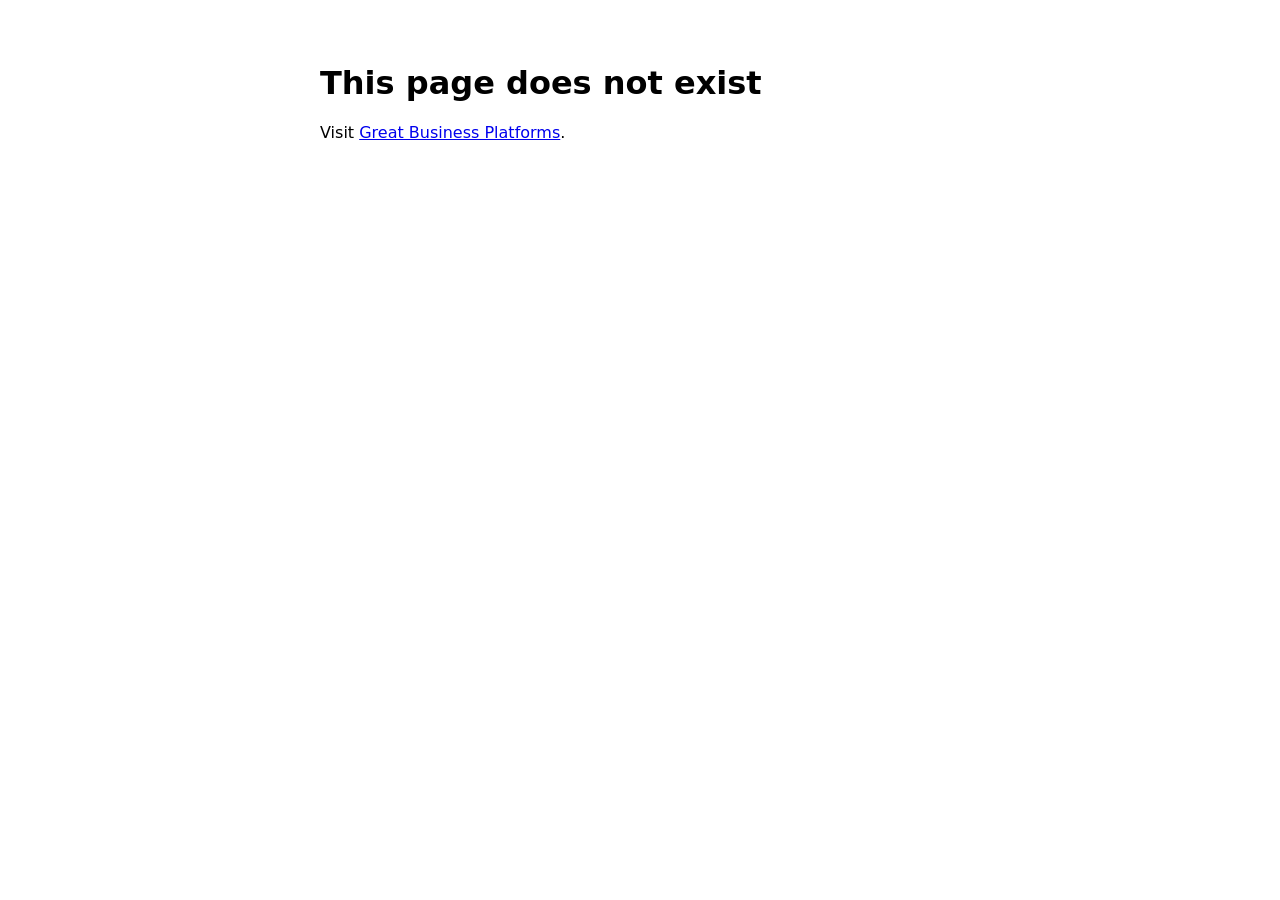
<file: gone.html>
<!doctype html>
<html lang="en-GB">
<head>
<meta charset="utf-8">
<meta name="robots" content="noindex, nofollow">
<title>Page removed | Great Business Platforms</title>
</head>
<body style="font-family:system-ui,sans-serif;max-width:40rem;margin:4rem auto;padding:0 1rem">
<h1>This page does not exist</h1>
<p>Visit <a href="https://greatbusinessplatforms.com/">Great Business Platforms</a>.</p>
</body>
</html>
</file>
<file: site.css>
*,:after,:before{--tw-border-spacing-x:0;--tw-border-spacing-y:0;--tw-translate-x:0;--tw-translate-y:0;--tw-rotate:0;--tw-skew-x:0;--tw-skew-y:0;--tw-scale-x:1;--tw-scale-y:1;--tw-pan-x: ;--tw-pan-y: ;--tw-pinch-zoom: ;--tw-scroll-snap-strictness:proximity;--tw-gradient-from-position: ;--tw-gradient-via-position: ;--tw-gradient-to-position: ;--tw-ordinal: ;--tw-slashed-zero: ;--tw-numeric-figure: ;--tw-numeric-spacing: ;--tw-numeric-fraction: ;--tw-ring-inset: ;--tw-ring-offset-width:0px;--tw-ring-offset-color:#fff;--tw-ring-color:rgba(59,130,246,.5);--tw-ring-offset-shadow:0 0 #0000;--tw-ring-shadow:0 0 #0000;--tw-shadow:0 0 #0000;--tw-shadow-colored:0 0 #0000;--tw-blur: ;--tw-brightness: ;--tw-contrast: ;--tw-grayscale: ;--tw-hue-rotate: ;--tw-invert: ;--tw-saturate: ;--tw-sepia: ;--tw-drop-shadow: ;--tw-backdrop-blur: ;--tw-backdrop-brightness: ;--tw-backdrop-contrast: ;--tw-backdrop-grayscale: ;--tw-backdrop-hue-rotate: ;--tw-backdrop-invert: ;--tw-backdrop-opacity: ;--tw-backdrop-saturate: ;--tw-backdrop-sepia: ;--tw-contain-size: ;--tw-contain-layout: ;--tw-contain-paint: ;--tw-contain-style: }::backdrop{--tw-border-spacing-x:0;--tw-border-spacing-y:0;--tw-translate-x:0;--tw-translate-y:0;--tw-rotate:0;--tw-skew-x:0;--tw-skew-y:0;--tw-scale-x:1;--tw-scale-y:1;--tw-pan-x: ;--tw-pan-y: ;--tw-pinch-zoom: ;--tw-scroll-snap-strictness:proximity;--tw-gradient-from-position: ;--tw-gradient-via-position: ;--tw-gradient-to-position: ;--tw-ordinal: ;--tw-slashed-zero: ;--tw-numeric-figure: ;--tw-numeric-spacing: ;--tw-numeric-fraction: ;--tw-ring-inset: ;--tw-ring-offset-width:0px;--tw-ring-offset-color:#fff;--tw-ring-color:rgba(59,130,246,.5);--tw-ring-offset-shadow:0 0 #0000;--tw-ring-shadow:0 0 #0000;--tw-shadow:0 0 #0000;--tw-shadow-colored:0 0 #0000;--tw-blur: ;--tw-brightness: ;--tw-contrast: ;--tw-grayscale: ;--tw-hue-rotate: ;--tw-invert: ;--tw-saturate: ;--tw-sepia: ;--tw-drop-shadow: ;--tw-backdrop-blur: ;--tw-backdrop-brightness: ;--tw-backdrop-contrast: ;--tw-backdrop-grayscale: ;--tw-backdrop-hue-rotate: ;--tw-backdrop-invert: ;--tw-backdrop-opacity: ;--tw-backdrop-saturate: ;--tw-backdrop-sepia: ;--tw-contain-size: ;--tw-contain-layout: ;--tw-contain-paint: ;--tw-contain-style: }/*! tailwindcss v3.4.19 | MIT License | https://tailwindcss.com*/*,:after,:before{box-sizing:border-box;border:0 solid #e5e7eb}:after,:before{--tw-content:""}:host,html{line-height:1.5;-webkit-text-size-adjust:100%;-moz-tab-size:4;-o-tab-size:4;tab-size:4;font-family:Plus Jakarta Sans,system-ui,sans-serif;font-feature-settings:normal;font-variation-settings:normal;-webkit-tap-highlight-color:transparent}body{margin:0;line-height:inherit}hr{height:0;color:inherit;border-top-width:1px}abbr:where([title]){-webkit-text-decoration:underline dotted;text-decoration:underline dotted}h1,h2,h3,h4,h5,h6{font-size:inherit;font-weight:inherit}a{color:inherit;text-decoration:inherit}b,strong{font-weight:bolder}code,kbd,pre,samp{font-family:JetBrains Mono,monospace;font-feature-settings:normal;font-variation-settings:normal;font-size:1em}small{font-size:80%}sub,sup{font-size:75%;line-height:0;position:relative;vertical-align:baseline}sub{bottom:-.25em}sup{top:-.5em}table{text-indent:0;border-color:inherit;border-collapse:collapse}button,input,optgroup,select,textarea{font-family:inherit;font-feature-settings:inherit;font-variation-settings:inherit;font-size:100%;font-weight:inherit;line-height:inherit;letter-spacing:inherit;color:inherit;margin:0;padding:0}button,select{text-transform:none}button,input:where([type=button]),input:where([type=reset]),input:where([type=submit]){-webkit-appearance:button;background-color:transparent;background-image:none}:-moz-focusring{outline:auto}:-moz-ui-invalid{box-shadow:none}progress{vertical-align:baseline}::-webkit-inner-spin-button,::-webkit-outer-spin-button{height:auto}[type=search]{-webkit-appearance:textfield;outline-offset:-2px}::-webkit-search-decoration{-webkit-appearance:none}::-webkit-file-upload-button{-webkit-appearance:button;font:inherit}summary{display:list-item}blockquote,dd,dl,figure,h1,h2,h3,h4,h5,h6,hr,p,pre{margin:0}fieldset{margin:0}fieldset,legend{padding:0}menu,ol,ul{list-style:none;margin:0;padding:0}dialog{padding:0}textarea{resize:vertical}input::-moz-placeholder,textarea::-moz-placeholder{opacity:1;color:#9ca3af}input::placeholder,textarea::placeholder{opacity:1;color:#9ca3af}[role=button],button{cursor:pointer}:disabled{cursor:default}audio,canvas,embed,iframe,img,object,svg,video{display:block;vertical-align:middle}img,video{max-width:100%;height:auto}[hidden]:where(:not([hidden=until-found])){display:none}.sr-only{position:absolute;width:1px;height:1px;padding:0;margin:-1px;overflow:hidden;clip:rect(0,0,0,0);white-space:nowrap;border-width:0}.static{position:static}.fixed{position:fixed}.absolute{position:absolute}.relative{position:relative}.sticky{position:sticky}.inset-0{inset:0}.right-5{right:1.25rem}.top-0{top:0}.top-5{top:1.25rem}.z-40{z-index:40}.z-50{z-index:50}.mx-auto{margin-left:auto;margin-right:auto}.mb-1{margin-bottom:.25rem}.mb-10{margin-bottom:2.5rem}.mb-12{margin-bottom:3rem}.mb-14{margin-bottom:3.5rem}.mb-2{margin-bottom:.5rem}.mb-8{margin-bottom:2rem}.mt-0\.5{margin-top:.125rem}.mt-1{margin-top:.25rem}.mt-12{margin-top:3rem}.mt-16{margin-top:4rem}.mt-4{margin-top:1rem}.mt-8{margin-top:2rem}.block{display:block}.flex{display:flex}.inline-flex{display:inline-flex}.table{display:table}.grid{display:grid}.hidden{display:none}.h-10{height:2.5rem}.h-12{height:3rem}.h-5{height:1.25rem}.h-7{height:1.75rem}.h-9{height:2.25rem}.min-h-20{min-height:5rem}.w-10{width:2.5rem}.w-12{width:3rem}.w-5{width:1.25rem}.w-7{width:1.75rem}.w-9{width:2.25rem}.w-full{width:100%}.min-w-0{min-width:0}.max-w-2xl{max-width:42rem}.max-w-3xl{max-width:48rem}.max-w-4xl{max-width:56rem}.max-w-5xl{max-width:64rem}.max-w-7xl{max-width:80rem}.max-w-lg{max-width:32rem}.max-w-xl{max-width:36rem}.shrink-0{flex-shrink:0}.grow{flex-grow:1}.transform{transform:translate(var(--tw-translate-x),var(--tw-translate-y)) rotate(var(--tw-rotate)) skewX(var(--tw-skew-x)) skewY(var(--tw-skew-y)) scaleX(var(--tw-scale-x)) scaleY(var(--tw-scale-y))}.cursor-pointer{cursor:pointer}.list-none{list-style-type:none}.grid-cols-3{grid-template-columns:repeat(3,minmax(0,1fr))}.flex-col{flex-direction:column}.flex-wrap{flex-wrap:wrap}.items-start{align-items:flex-start}.items-center{align-items:center}.items-stretch{align-items:stretch}.justify-center{justify-content:center}.justify-between{justify-content:space-between}.gap-1\.5{gap:.375rem}.gap-12{gap:3rem}.gap-2{gap:.5rem}.gap-2\.5{gap:.625rem}.gap-3{gap:.75rem}.gap-4{gap:1rem}.gap-5{gap:1.25rem}.gap-6{gap:1.5rem}.gap-8{gap:2rem}.gap-x-3{-moz-column-gap:.75rem;column-gap:.75rem}.gap-y-2{row-gap:.5rem}.space-y-1>:not([hidden])~:not([hidden]){--tw-space-y-reverse:0;margin-top:calc(.25rem*(1 - var(--tw-space-y-reverse)));margin-bottom:calc(.25rem*var(--tw-space-y-reverse))}.space-y-1\.5>:not([hidden])~:not([hidden]){--tw-space-y-reverse:0;margin-top:calc(.375rem*(1 - var(--tw-space-y-reverse)));margin-bottom:calc(.375rem*var(--tw-space-y-reverse))}.space-y-10>:not([hidden])~:not([hidden]){--tw-space-y-reverse:0;margin-top:calc(2.5rem*(1 - var(--tw-space-y-reverse)));margin-bottom:calc(2.5rem*var(--tw-space-y-reverse))}.space-y-2>:not([hidden])~:not([hidden]){--tw-space-y-reverse:0;margin-top:calc(.5rem*(1 - var(--tw-space-y-reverse)));margin-bottom:calc(.5rem*var(--tw-space-y-reverse))}.space-y-2\.5>:not([hidden])~:not([hidden]){--tw-space-y-reverse:0;margin-top:calc(.625rem*(1 - var(--tw-space-y-reverse)));margin-bottom:calc(.625rem*var(--tw-space-y-reverse))}.space-y-3>:not([hidden])~:not([hidden]){--tw-space-y-reverse:0;margin-top:calc(.75rem*(1 - var(--tw-space-y-reverse)));margin-bottom:calc(.75rem*var(--tw-space-y-reverse))}.space-y-4>:not([hidden])~:not([hidden]){--tw-space-y-reverse:0;margin-top:calc(1rem*(1 - var(--tw-space-y-reverse)));margin-bottom:calc(1rem*var(--tw-space-y-reverse))}.space-y-5>:not([hidden])~:not([hidden]){--tw-space-y-reverse:0;margin-top:calc(1.25rem*(1 - var(--tw-space-y-reverse)));margin-bottom:calc(1.25rem*var(--tw-space-y-reverse))}.space-y-6>:not([hidden])~:not([hidden]){--tw-space-y-reverse:0;margin-top:calc(1.5rem*(1 - var(--tw-space-y-reverse)));margin-bottom:calc(1.5rem*var(--tw-space-y-reverse))}.space-y-7>:not([hidden])~:not([hidden]){--tw-space-y-reverse:0;margin-top:calc(1.75rem*(1 - var(--tw-space-y-reverse)));margin-bottom:calc(1.75rem*var(--tw-space-y-reverse))}.space-y-8>:not([hidden])~:not([hidden]){--tw-space-y-reverse:0;margin-top:calc(2rem*(1 - var(--tw-space-y-reverse)));margin-bottom:calc(2rem*var(--tw-space-y-reverse))}.overflow-x-auto{overflow-x:auto}.scroll-smooth{scroll-behavior:smooth}.whitespace-nowrap{white-space:nowrap}.break-words{overflow-wrap:break-word}.break-all{word-break:break-all}.rounded{border-radius:.25rem}.rounded-full{border-radius:9999px}.rounded-xl{border-radius:.75rem}.border{border-width:1px}.border-y{border-top-width:1px}.border-b,.border-y{border-bottom-width:1px}.border-t{border-top-width:1px}.border-white\/15{border-color:hsla(0,0%,100%,.15)}.bg-\[\#06080C\]{--tw-bg-opacity:1;background-color:rgb(6 8 12/var(--tw-bg-opacity,1))}.bg-\[\#080A0F\]{--tw-bg-opacity:1;background-color:rgb(8 10 15/var(--tw-bg-opacity,1))}.bg-\[\#080A0F\]\/95{background-color:rgba(8,10,15,.95)}.bg-black\/80{background-color:rgba(0,0,0,.8)}.p-3\.5{padding:.875rem}.p-4{padding:1rem}.p-5{padding:1.25rem}.p-6{padding:1.5rem}.p-7{padding:1.75rem}.p-8{padding:2rem}.px-3{padding-left:.75rem;padding-right:.75rem}.px-3\.5{padding-left:.875rem;padding-right:.875rem}.px-4{padding-left:1rem;padding-right:1rem}.px-6{padding-left:1.5rem;padding-right:1.5rem}.px-7{padding-left:1.75rem;padding-right:1.75rem}.py-1\.5{padding-top:.375rem;padding-bottom:.375rem}.py-12{padding-top:3rem;padding-bottom:3rem}.py-14{padding-top:3.5rem;padding-bottom:3.5rem}.py-16{padding-top:4rem;padding-bottom:4rem}.py-2{padding-top:.5rem;padding-bottom:.5rem}.py-2\.5{padding-top:.625rem;padding-bottom:.625rem}.py-20{padding-top:5rem;padding-bottom:5rem}.py-3{padding-top:.75rem;padding-bottom:.75rem}.py-3\.5{padding-top:.875rem;padding-bottom:.875rem}.py-4{padding-top:1rem;padding-bottom:1rem}.pb-10{padding-bottom:2.5rem}.pb-16{padding-bottom:4rem}.pb-20{padding-bottom:5rem}.pb-4{padding-bottom:1rem}.pb-8{padding-bottom:2rem}.pt-12{padding-top:3rem}.pt-14{padding-top:3.5rem}.pt-16{padding-top:4rem}.pt-2{padding-top:.5rem}.pt-4{padding-top:1rem}.pt-6{padding-top:1.5rem}.text-left{text-align:left}.text-center{text-align:center}.align-top{vertical-align:top}.font-mono{font-family:JetBrains Mono,monospace}.font-serif{font-family:"Instrument Serif",Georgia,serif}.text-2xl{font-size:1.5rem;line-height:2rem}.text-3xl{font-size:1.875rem;line-height:2.25rem}.text-4xl{font-size:2.25rem;line-height:2.5rem}.text-\[10px\]{font-size:10px}.text-\[11px\]{font-size:11px}.text-base{font-size:1rem;line-height:1.5rem}.text-lg{font-size:1.125rem;line-height:1.75rem}.text-sm{font-size:.875rem;line-height:1.25rem}.text-xl{font-size:1.25rem;line-height:1.75rem}.text-xs{font-size:.75rem;line-height:1rem}.font-medium{font-weight:500}.font-normal{font-weight:400}.font-semibold{font-weight:600}.uppercase{text-transform:uppercase}.italic{font-style:italic}.leading-\[1\.06\]{line-height:1.06}.leading-\[1\.08\]{line-height:1.08}.leading-relaxed{line-height:1.625}.leading-snug{line-height:1.375}.leading-tight{line-height:1.25}.tracking-\[0\.2em\]{letter-spacing:.2em}.tracking-tight{letter-spacing:-.025em}.tracking-wider{letter-spacing:.05em}.tracking-widest{letter-spacing:.1em}.text-slate-200{--tw-text-opacity:1;color:rgb(226 232 240/var(--tw-text-opacity,1))}.text-slate-300{--tw-text-opacity:1;color:rgb(203 213 225/var(--tw-text-opacity,1))}.text-slate-400{--tw-text-opacity:1;color:rgb(148 163 184/var(--tw-text-opacity,1))}.text-slate-500{--tw-text-opacity:1;color:rgb(100 116 139/var(--tw-text-opacity,1))}.text-white{--tw-text-opacity:1;color:rgb(255 255 255/var(--tw-text-opacity,1))}.underline{text-decoration-line:underline}.underline-offset-2{text-underline-offset:2px}.underline-offset-4{text-underline-offset:4px}.antialiased{-webkit-font-smoothing:antialiased;-moz-osx-font-smoothing:grayscale}.placeholder-slate-500::-moz-placeholder{--tw-placeholder-opacity:1;color:rgb(100 116 139/var(--tw-placeholder-opacity,1))}.placeholder-slate-500::placeholder{--tw-placeholder-opacity:1;color:rgb(100 116 139/var(--tw-placeholder-opacity,1))}.backdrop-blur-md{--tw-backdrop-blur:blur(12px)}.backdrop-blur-md,.backdrop-blur-sm{-webkit-backdrop-filter:var(--tw-backdrop-blur) var(--tw-backdrop-brightness) var(--tw-backdrop-contrast) var(--tw-backdrop-grayscale) var(--tw-backdrop-hue-rotate) var(--tw-backdrop-invert) var(--tw-backdrop-opacity) var(--tw-backdrop-saturate) var(--tw-backdrop-sepia);backdrop-filter:var(--tw-backdrop-blur) var(--tw-backdrop-brightness) var(--tw-backdrop-contrast) var(--tw-backdrop-grayscale) var(--tw-backdrop-hue-rotate) var(--tw-backdrop-invert) var(--tw-backdrop-opacity) var(--tw-backdrop-saturate) var(--tw-backdrop-sepia)}.backdrop-blur-sm{--tw-backdrop-blur:blur(4px)}.transition{transition-property:color,background-color,border-color,text-decoration-color,fill,stroke,opacity,box-shadow,transform,filter,-webkit-backdrop-filter;transition-property:color,background-color,border-color,text-decoration-color,fill,stroke,opacity,box-shadow,transform,filter,backdrop-filter;transition-property:color,background-color,border-color,text-decoration-color,fill,stroke,opacity,box-shadow,transform,filter,backdrop-filter,-webkit-backdrop-filter;transition-timing-function:cubic-bezier(.4,0,.2,1);transition-duration:.15s}.transition-transform{transition-property:transform;transition-timing-function:cubic-bezier(.4,0,.2,1);transition-duration:.15s}.ease-in-out{transition-timing-function:cubic-bezier(.4,0,.2,1)}.selection\:bg-\[\#D4AF37\] ::-moz-selection{--tw-bg-opacity:1;background-color:rgb(212 175 55/var(--tw-bg-opacity,1))}.selection\:bg-\[\#D4AF37\] ::selection{--tw-bg-opacity:1;background-color:rgb(212 175 55/var(--tw-bg-opacity,1))}.selection\:text-\[\#080A0F\] ::-moz-selection{--tw-text-opacity:1;color:rgb(8 10 15/var(--tw-text-opacity,1))}.selection\:text-\[\#080A0F\] ::selection{--tw-text-opacity:1;color:rgb(8 10 15/var(--tw-text-opacity,1))}.selection\:bg-\[\#D4AF37\]::-moz-selection{--tw-bg-opacity:1;background-color:rgb(212 175 55/var(--tw-bg-opacity,1))}.selection\:bg-\[\#D4AF37\]::selection{--tw-bg-opacity:1;background-color:rgb(212 175 55/var(--tw-bg-opacity,1))}.selection\:text-\[\#080A0F\]::-moz-selection{--tw-text-opacity:1;color:rgb(8 10 15/var(--tw-text-opacity,1))}.selection\:text-\[\#080A0F\]::selection{--tw-text-opacity:1;color:rgb(8 10 15/var(--tw-text-opacity,1))}.hover\:border-\[\#D4AF37\]:hover{--tw-border-opacity:1;border-color:rgb(212 175 55/var(--tw-border-opacity,1))}.hover\:bg-white\/5:hover{background-color:hsla(0,0%,100%,.05)}.hover\:text-slate-300:hover{--tw-text-opacity:1;color:rgb(203 213 225/var(--tw-text-opacity,1))}.hover\:text-white:hover{--tw-text-opacity:1;color:rgb(255 255 255/var(--tw-text-opacity,1))}.hover\:underline:hover{text-decoration-line:underline}.focus\:border-\[\#D4AF37\]:focus{--tw-border-opacity:1;border-color:rgb(212 175 55/var(--tw-border-opacity,1))}.focus\:outline-none:focus{outline:2px solid transparent;outline-offset:2px}.group[open] .group-open\:rotate-45{--tw-rotate:45deg;transform:translate(var(--tw-translate-x),var(--tw-translate-y)) rotate(var(--tw-rotate)) skewX(var(--tw-skew-x)) skewY(var(--tw-skew-y)) scaleX(var(--tw-scale-x)) scaleY(var(--tw-scale-y))}@media (min-width:640px){.sm\:block{display:block}.sm\:inline-flex{display:inline-flex}.sm\:hidden{display:none}.sm\:grid-cols-2{grid-template-columns:repeat(2,minmax(0,1fr))}.sm\:grid-cols-3{grid-template-columns:repeat(3,minmax(0,1fr))}.sm\:flex-row{flex-direction:row}.sm\:flex-wrap{flex-wrap:wrap}.sm\:items-center{align-items:center}.sm\:gap-3{gap:.75rem}.sm\:gap-3\.5{gap:.875rem}.sm\:gap-4{gap:1rem}.sm\:p-12{padding:3rem}.sm\:p-8{padding:2rem}.sm\:p-9{padding:2.25rem}.sm\:px-4{padding-left:1rem;padding-right:1rem}.sm\:px-6{padding-left:1.5rem;padding-right:1.5rem}.sm\:py-2\.5{padding-top:.625rem;padding-bottom:.625rem}.sm\:text-left{text-align:left}.sm\:text-4xl{font-size:2.25rem;line-height:2.5rem}.sm\:text-5xl{font-size:3rem;line-height:1}.sm\:text-6xl{font-size:3.75rem;line-height:1}.sm\:text-base{font-size:1rem;line-height:1.5rem}.sm\:text-sm{font-size:.875rem;line-height:1.25rem}.sm\:text-xl{font-size:1.25rem;line-height:1.75rem}.sm\:text-xs{font-size:.75rem;line-height:1rem}}@media (min-width:768px){.md\:grid-cols-2{grid-template-columns:repeat(2,minmax(0,1fr))}.md\:grid-cols-3{grid-template-columns:repeat(3,minmax(0,1fr))}.md\:flex-row{flex-direction:row}.md\:items-end{align-items:flex-end}}@media (min-width:1024px){.lg\:col-span-5{grid-column:span 5/span 5}.lg\:col-span-7{grid-column:span 7/span 7}.lg\:flex{display:flex}.lg\:hidden{display:none}.lg\:grid-cols-12{grid-template-columns:repeat(12,minmax(0,1fr))}.lg\:grid-cols-2{grid-template-columns:repeat(2,minmax(0,1fr))}.lg\:grid-cols-3{grid-template-columns:repeat(3,minmax(0,1fr))}.lg\:grid-cols-4{grid-template-columns:repeat(4,minmax(0,1fr))}.lg\:pb-20{padding-bottom:5rem}.lg\:pb-24{padding-bottom:6rem}.lg\:pt-16{padding-top:4rem}.lg\:pt-24{padding-top:6rem}.lg\:text-\[4\.15rem\]{font-size:4.15rem}}
</file>
